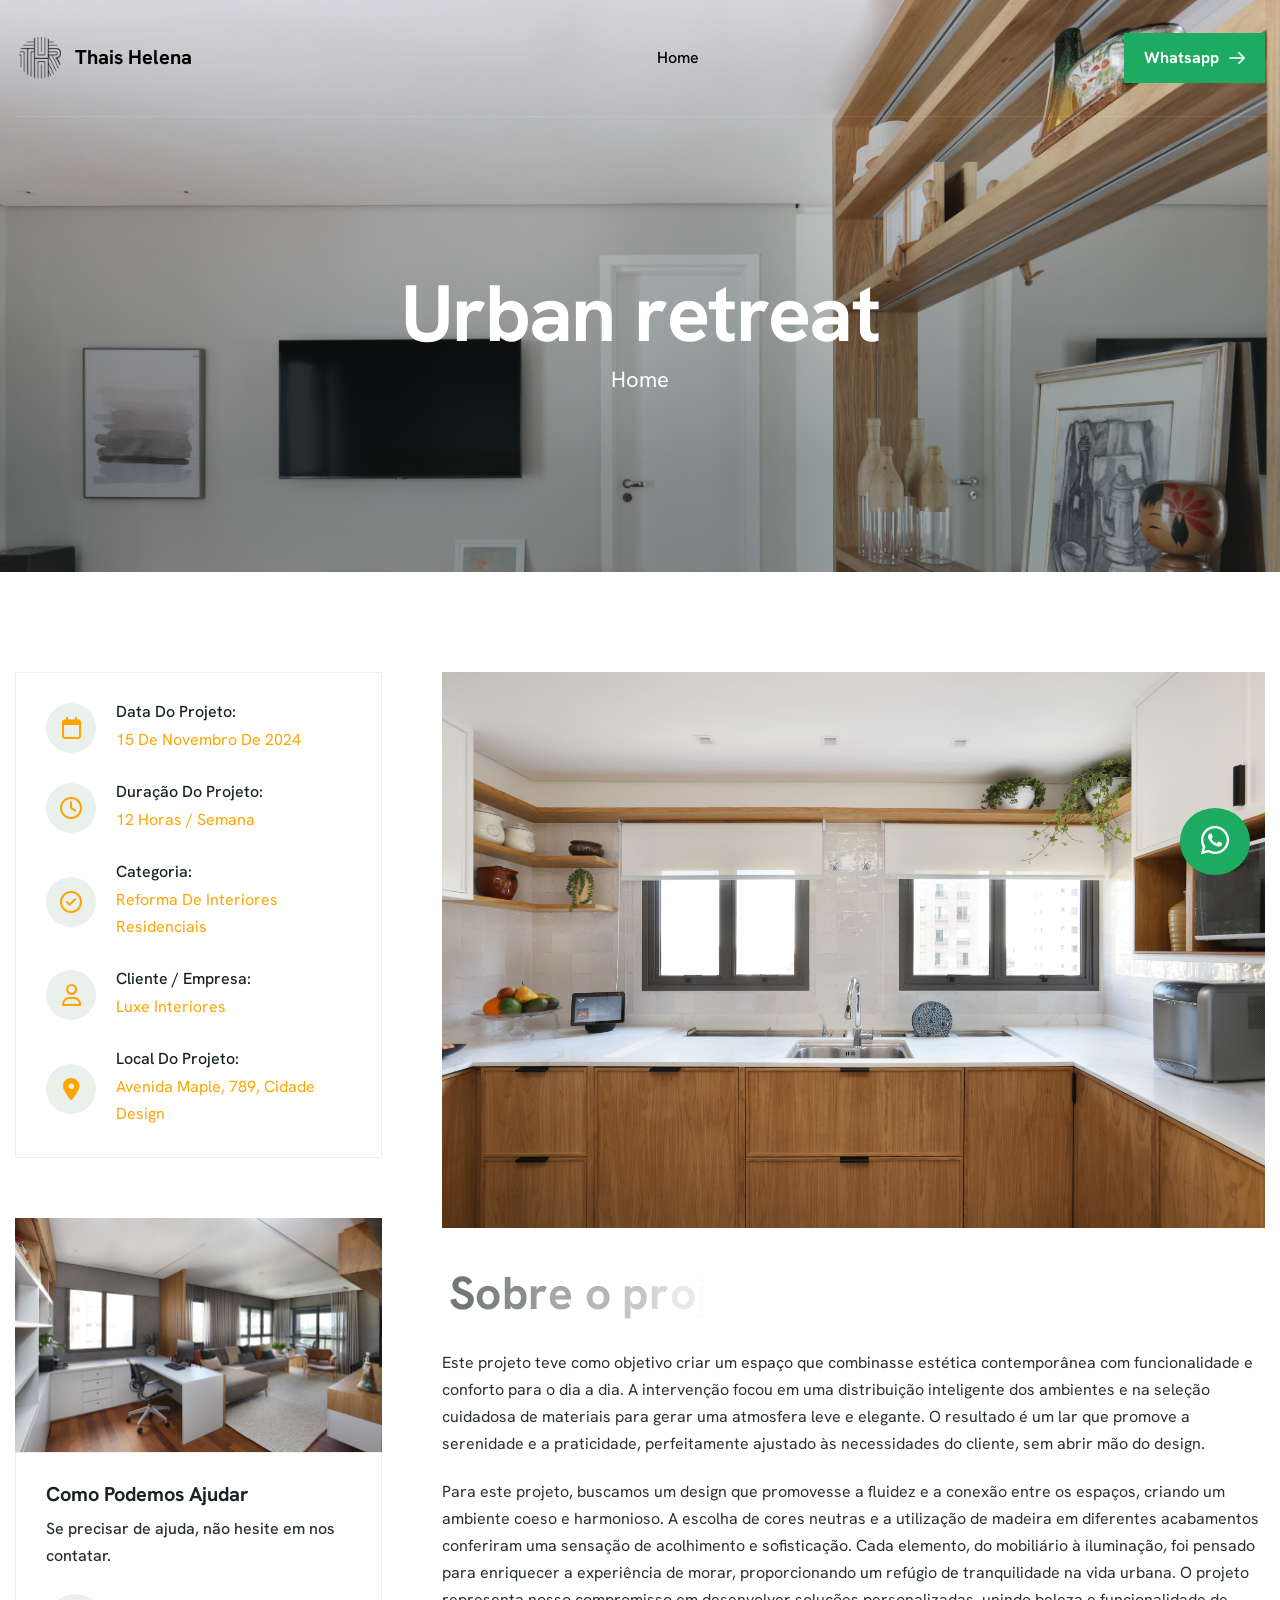
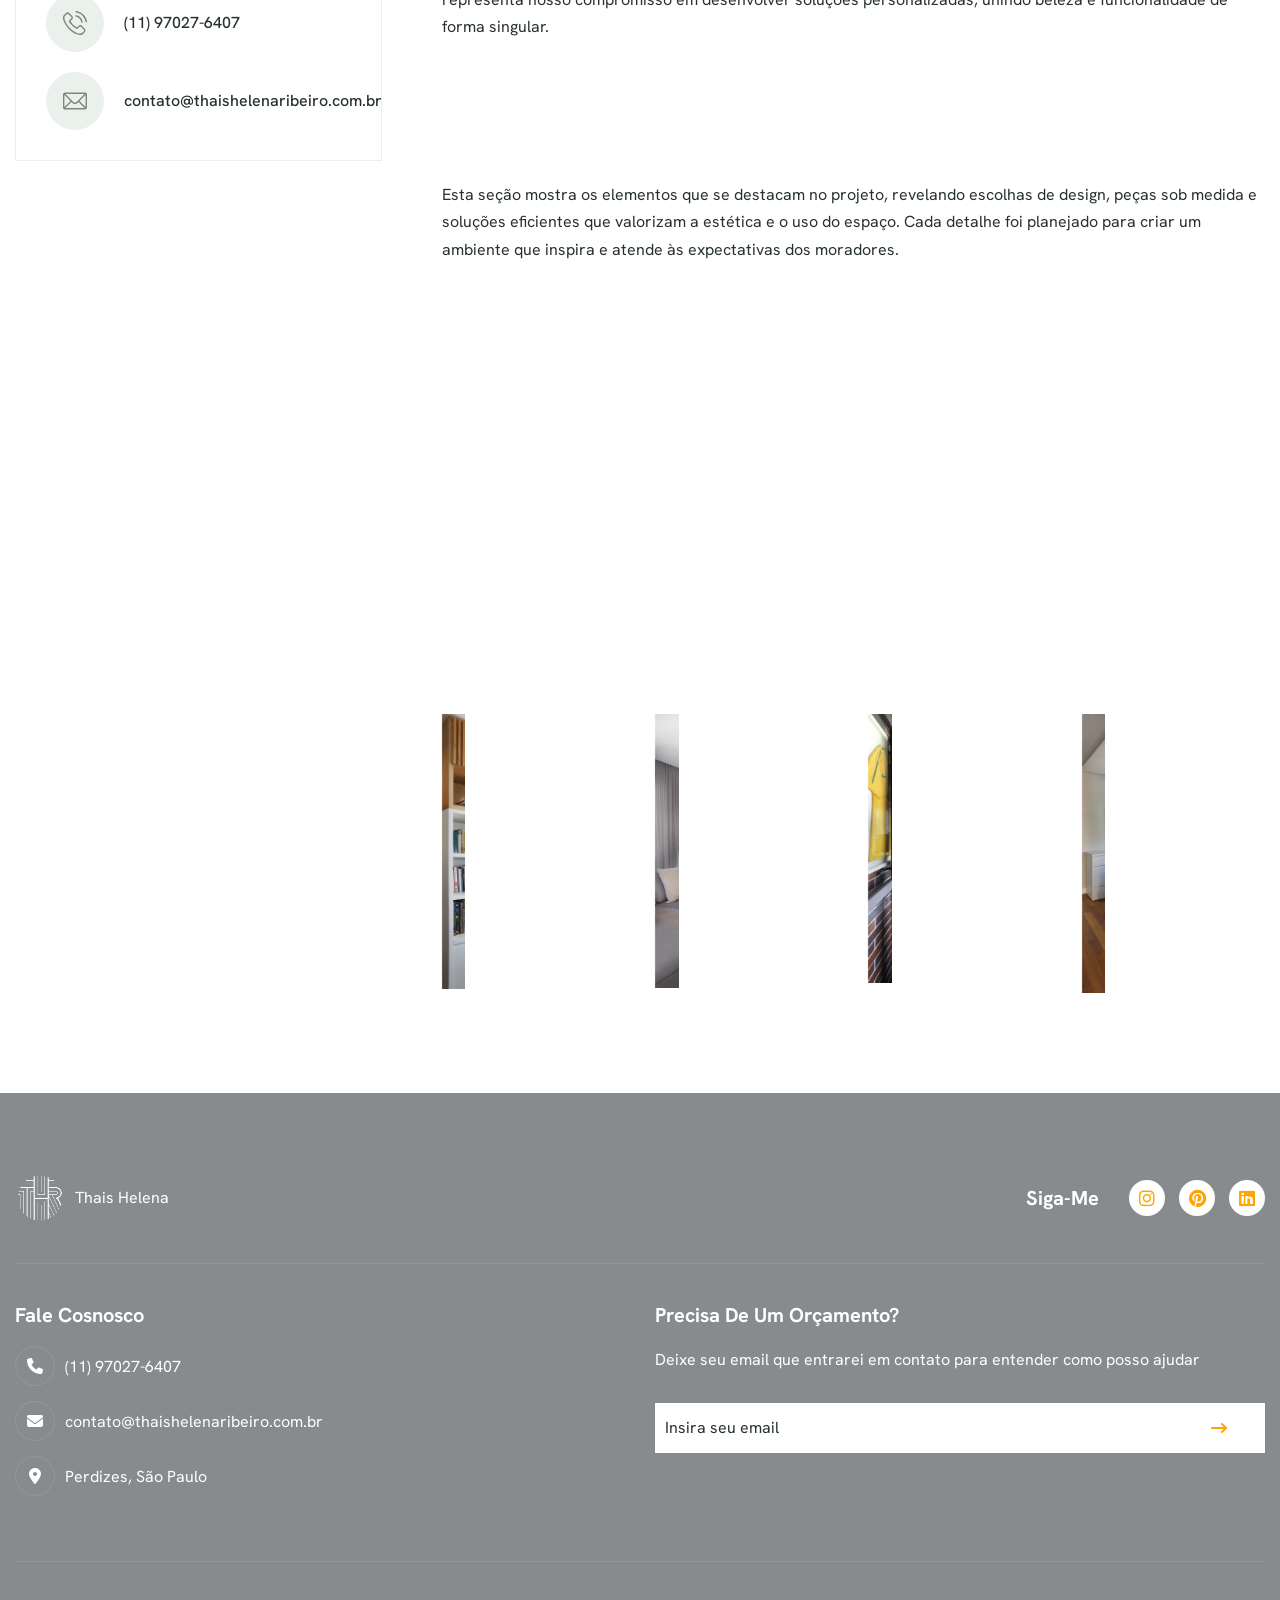
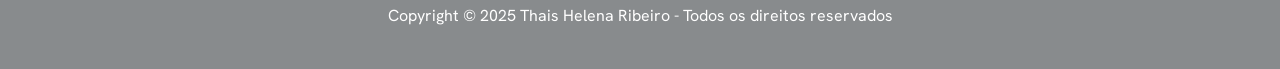
<file: project-five.html>
<!DOCTYPE html>
<html lang="zxx">

<head>
    <!-- Meta -->
    <meta charset="utf-8">
    <meta http-equiv="X-UA-Compatible" content="IE=edge">
    <meta name="viewport" content="width=device-width, initial-scale=1.0, maximum-scale=1">
    <meta name="description" content="">
    <meta name="keywords" content="">
    <meta name="author" content="Awaiken">
    <!-- Page Title -->
    <title>Thais Helena</title>
    <!-- Favicon Icon -->
    <link rel="shortcut icon" type="image/png" href="images/logo/favicon.png">
    <!-- Google Fonts Css-->
    <link rel="preconnect" href="https://fonts.googleapis.com">
    <link rel="preconnect" href="https://fonts.gstatic.com" crossorigin>
    <link href="https://fonts.googleapis.com/css2?family=Hanken+Grotesk:ital,wght@0,100..900;1,100..900&display=swap"
        rel="stylesheet">
    <!-- Bootstrap Css -->
    <link href="css/bootstrap.min.css" rel="stylesheet" media="screen">
    <!-- SlickNav Css -->
    <link href="css/slicknav.min.css" rel="stylesheet">
    <!-- Swiper Css -->
    <link rel="stylesheet" href="css/swiper-bundle.min.css">
    <!-- Font Awesome Icon Css-->
    <link href="css/all.min.css" rel="stylesheet" media="screen">
    <!-- Animated Css -->
    <link href="css/animate.css" rel="stylesheet">
    <!-- Magnific Popup Core Css File -->
    <link rel="stylesheet" href="css/magnific-popup.css">
    <!-- Mouse Cursor Css File -->
    <link rel="stylesheet" href="css/mousecursor.css">
    <!-- Main Custom Css -->
    <link href="css/custom.css" rel="stylesheet" media="screen">
</head>

<body>

    <!-- Preloader Start -->
    <div class="preloader">
        <div class="loading-container">
            <div class="loading"></div>
            <div id="loading-icon"><img src="images/logo/logo.png" alt=""></div>
        </div>
    </div>
    <!-- Preloader End -->

    <!-- whatsapp button start -->
    <div class="whatsapp">
        <a href="https://wa.me/5511970276407" target="_blank">
            <button><i class="fa-brands fa-whatsapp"></i></button>
        </a>
    </div>
    <!-- whatsapp button end -->

    <!-- Header Start -->
    <header class="main-header">
        <div class="header-sticky">
            <nav class="container">
                <div class="navbar navbar-expand-lg">
                    <!-- Logo Start -->
                    <a class="navbar-brand" href="./">
                        <img src="images/logo/black-logo.png" alt="Logo"> <span>Thais Helena</span>
                    </a>
                    <!-- Logo End -->

                    <!-- Main Menu Start -->
                    <div class="collapse navbar-collapse main-menu">
                        <div class="nav-menu-wrapper">
                            <ul class="navbar-nav mr-auto" id="menu">
                                <li class="nav-item"><a class="nav-link" href="./">Home</a></li>
                            </ul>
                        </div>
                        <!-- Header Btn Start -->
                        <div class="header-btn d-inline-flex">
                            <a href="https://wa.me/5511970276407" target="_blank"
                                class="btn-default whatsappBtn">Whatsapp</a>
                        </div>
                        <!-- Header Btn End -->
                    </div>
                    <!-- Main Menu End -->
                    <div class="navbar-toggle"></div>
                </div>
            </nav>
            <div class="responsive-menu"></div>
        </div>
    </header>
    <!-- Header End -->

    <!-- Page Header Start -->
    <div class="page-header parallaxie project-five">
        <div class="container">
            <div class="row">
                <div class="col-lg-12">
                    <!-- Page Header Box Start -->
                    <div class="page-header-box">
                        <h1 class="text-anime-style-2" data-cursor="-opaque">Urban retreat</h1>
                        <nav class="wow fadeInUp">
                            <ol class="breadcrumb">
                                <li class="breadcrumb-item"><a href="./">home</a></li>
                            </ol>
                        </nav>
                    </div>
                    <!-- Page Header Box End -->
                </div>
            </div>
        </div>
    </div>
    <!-- Page Header End -->

    <!-- Page Project Single Start -->
    <div class="page-project-single">
        <div class="container">
            <div class="row">
                <div class="col-lg-4">
                    <!-- Project Sidebar Start -->
                    <div class="project-single-sidebar">
                        <!-- Project Detail List Start -->
                        <div class="project-detail-list wow fadeInUp">
                            <!-- Project Detail Item Start -->
                            <div class="project-detail-item">
                                <div class="icon-box">
                                    <i class="fa-regular fa-calendar"></i>
                                </div>
                                <div class="project-detail-content">
                                    <h3>data do projeto:</h3>
                                    <p>15 de novembro de 2024</p>
                                </div>
                            </div>
                            <!-- Project Detail Item End -->

                            <!-- Project Detail Item Start -->
                            <div class="project-detail-item">
                                <div class="icon-box">
                                    <i class="fa-regular fa-clock"></i>
                                </div>
                                <div class="project-detail-content">
                                    <h3>duração do projeto:</h3>
                                    <p>12 horas / semana</p>
                                </div>
                            </div>
                            <!-- Project Detail Item End -->

                            <!-- Project Detail Item Start -->
                            <div class="project-detail-item">
                                <div class="icon-box">
                                    <i class="fa-regular fa-circle-check"></i>
                                </div>
                                <div class="project-detail-content">
                                    <h3>categoria:</h3>
                                    <p>reforma de interiores residenciais</p>
                                </div>
                            </div>
                            <!-- Project Detail Item End -->

                            <!-- Project Detail Item Start -->
                            <div class="project-detail-item">
                                <div class="icon-box">
                                    <i class="fa-regular fa-user"></i>
                                </div>
                                <div class="project-detail-content">
                                    <h3>cliente / empresa:</h3>
                                    <p>luxe interiores</p>
                                </div>
                            </div>
                            <!-- Project Detail Item End -->

                            <!-- Project Detail Item Start -->
                            <div class="project-detail-item">
                                <div class="icon-box">
                                    <i class="fa-solid fa-location-dot"></i>
                                </div>
                                <div class="project-detail-content">
                                    <h3>local do projeto:</h3>
                                    <p>avenida maple, 789, cidade design</p>
                                </div>
                            </div>
                            <!-- Project Detail Item End -->
                        </div>

                        <!-- Project Detail List End -->

                        <!-- Sidebar CTA Box Start -->
                        <div class="sidebar-cta-box wow fadeInUp" data-wow-delay="0.2s">
                            <!-- Sidebar CTA Image Start -->
                            <div class="sidebar-cta-image">
                                <div class="image-anime">
                                    <img src="./images/gallery/5/01_Estar IMG_3133-1.jpg" alt="">
                                </div>
                            </div>
                            <!-- Sidebar CTA Image End -->

                            <!-- Sidebar CTA Body Start -->
                            <div class="sidebar-cta-Body">
                                <!-- Sidebar CTA Content Start -->
                                <div class="sidebar-cta-content">
                                    <h3>como podemos ajudar</h3>
                                    <p>Se precisar de ajuda, não hesite em nos contatar.</p>
                                </div>
                                <!-- Sidebar CTA Content End -->

                                <!-- Sidebar CTA Contact Start -->
                                <div class="sidebar-cta-contact">
                                    <!-- Sidebar CTA Contact Item Start -->
                                    <div class="sidebar-cta-contact-item">
                                        <div class="icon-box">
                                            <img src="images/icon-phone.svg" alt="">
                                        </div>
                                        <div class="cta-contact-item-content">
                                            <p>(11) 97027-6407</p>
                                        </div>
                                    </div>
                                    <!-- Sidebar CTA Contact Item Start -->

                                    <!-- Sidebar CTA Contact Item Start -->
                                    <div class="sidebar-cta-contact-item">
                                        <div class="icon-box">
                                            <img src="images/icon-mail.svg" alt="">
                                        </div>
                                        <div class="cta-contact-item-content">
                                            <p>contato@thaishelenaribeiro.com.br</p>
                                        </div>
                                    </div>
                                    <!-- Sidebar CTA Contact Item Start -->
                                </div>
                                <!-- Sidebar CTA Contact End -->
                            </div>
                            <!-- Sidebar CTA Body End -->
                        </div>
                        <!-- Sidebar CTA Box End -->
                    </div>
                    <!-- Project Sidebar End -->
                </div>

                <div class="col-lg-8">
                    <!-- Project Single Content Start -->
                    <div class="project-single-content">
                        <!-- Project Single Image Start -->
                        <div class="project-single-image">
                            <figure class="image-anime reveal">
                                <img src="./images/gallery/5/05_Cozinha IMG_3280-1.jpg" alt="">
                            </figure>
                        </div>
                        <!-- Project Single Image End -->

                        <!-- Project Entry Start -->
                        <div class="project-entry">
                            <!-- Project Information Start -->
                            <div class="project-info">
                                <h2 class="text-anime-style-2">Sobre o projeto</h2>
                                <p class="wow fadeInUp">Este projeto teve como objetivo criar um espaço que combinasse estética contemporânea com funcionalidade e conforto para o dia a dia. A intervenção focou em uma distribuição inteligente dos ambientes e na seleção cuidadosa de materiais para gerar uma atmosfera leve e elegante. O resultado é um lar que promove a serenidade e a praticidade, perfeitamente ajustado às necessidades do cliente, sem abrir mão do design.</p>
                                <p class="wow fadeInUp" data-wow-delay="0.2s">Para este projeto, buscamos um design que promovesse a fluidez e a conexão entre os espaços, criando um ambiente coeso e harmonioso. A escolha de cores neutras e a utilização de madeira em diferentes acabamentos conferiram uma sensação de acolhimento e sofisticação. Cada elemento, do mobiliário à iluminação, foi pensado para enriquecer a experiência de morar, proporcionando um refúgio de tranquilidade na vida urbana. O projeto representa nosso compromisso em desenvolver soluções personalizadas, unindo beleza e funcionalidade de forma singular.</p>
                            </div>
                            <!-- Project Information End -->

                            <!-- Project Design Information Start -->
                            <div class="project-design-info">
                                <h2 class="text-anime-style-2">Destaques do projeto</h2>
                                <p class="wow fadeInUp" data-wow-delay="0.2s">Esta seção mostra os elementos que se destacam no projeto, revelando escolhas de design, peças sob medida e soluções eficientes que valorizam a estética e o uso do espaço. Cada detalhe foi planejado para criar um ambiente que inspira e atende às expectativas dos moradores.</p>
                                <ul class="wow fadeInUp" data-wow-delay="0.4s">
                                    <li>A integração entre os ambientes de estar e jantar com móveis de design elegante e acabamentos naturais.</li>
                                    <li>O escritório, planejado para ser um espaço de trabalho produtivo, com vistas abertas da cidade e iluminação natural abundante.</li>
                                    <li>A cozinha, com marcenaria em madeira clara e bancadas brancas, que se mantém discreta e super funcional no cotidiano.</li>
                                    <li>A marcenaria sob medida, incluindo painéis, prateleiras e estantes, que otimizou o espaço e adicionou personalidade.</li>
                                    <li>A paleta de cores, baseada em tons de cinza, branco e madeira, que criou um fundo neutro e sofisticado para os ambientes.</li>
                                </ul>
                            </div>
                            <!-- Project Design Information End -->

                            <!-- Project Gallery Images Start -->
                            <div class="project-gallery gallery-items">
                                <h2 class="text-anime-style-2">Galeria de Projetos</h2>

                                <div class="project-gallery-images">
                                    <!-- Project Gallery img Start -->
                                    <div class="project-gallery-img wow fadeInUp" data-cursor-text="View">
                                        <a href="./images/gallery/5/01_Estar IMG_3077-1.jpg">
                                            <figure class="image-anime reveal">
                                                <img src="./images/gallery/5/01_Estar IMG_3077-1.jpg" alt="">
                                            </figure>
                                        </a>
                                    </div>
                                    <!-- Project Gallery img End -->

                                    <!-- Project Gallery img Start -->
                                    <div class="project-gallery-img wow fadeInUp" data-cursor-text="View">
                                        <a href="./images/gallery/5/01_Estar IMG_3109-1.jpg">
                                            <figure class="image-anime reveal">
                                                <img src="./images/gallery/5/01_Estar IMG_3109-1.jpg" alt="">
                                            </figure>
                                        </a>
                                    </div>
                                    <!-- Project Gallery img End -->

                                    <!-- Project Gallery img Start -->
                                    <div class="project-gallery-img wow fadeInUp" data-cursor-text="View">
                                        <a href="./images/gallery/5/02_Office IMG_3057-1.jpg">
                                            <figure class="image-anime reveal">
                                                <img src="./images/gallery/5/02_Office IMG_3057-1.jpg" alt="">
                                            </figure>
                                        </a>
                                    </div>
                                    <!-- Project Gallery img End -->

                                    <!-- Project Gallery img Start -->
                                    <div class="project-gallery-img wow fadeInUp" data-cursor-text="View">
                                        <a href="./images/gallery/5/09_Casal 2 IMG_3352-1.jpg">
                                            <figure class="image-anime reveal">
                                                <img src="./images/gallery/5/09_Casal 2 IMG_3352-1.jpg" alt="">
                                            </figure>
                                        </a>
                                    </div>
                                    <!-- Project Gallery img End -->
                                </div>
                            </div>
                            <!-- Project Gallery Images End -->
                        </div>
                        <!-- Project Entry End -->
                    </div>
                    <!-- Project Single Content End -->
                </div>
            </div>
        </div>
    </div>
    <!-- Page Project Single End -->

    <!-- Footer Start -->
    <footer class="main-footer">
        <div class="container">
            <div class="row">
                <div class="col-lg-12">
                    <!-- Footer Header Start -->
                    <div class="footer-header">
                        <div class="row align-items-center">
                            <div class="col-md-6">
                                <!-- Footer Logo Start -->
                                <div class="footer-logo">
                                    <img src="images/logo/logo.png" alt="Logo"> <span>Thais Helena</span>
                                </div>
                                <!-- Footer Logo End -->
                            </div>

                            <div class="col-md-6">
                                <!-- Footer Social Link Start -->
                                <div class="footer-social-links">
                                    <div class="footer-social-link-title">
                                        <h3>Siga-me</h3>
                                    </div>
                                    <ul>
                                        <li><a href="https://www.instagram.com/thaishelenaribeiro.arq/"  target="_blank"><i class="fa-brands fa-instagram"></i></a></li> 
                                        <li><a href="https://br.pinterest.com/thaishelenaribeiroarq/" target="_blank"><i
                                                    class="fa-brands fa-pinterest"></i></a></li>
                                        <li><a href="https://www.linkedin.com/in/tha%C3%ADs-helena-ribeiro-7a189252/"
                                                target="_blank"><i class="fa-brands fa-linkedin"></i></a></li>
                                    </ul>
                                </div>
                                <!-- Footer Social Link End -->
                            </div>
                        </div>
                    </div>
                    <!-- Footer Header End -->
                </div>


                <div class="col-lg-6 col-md-6">
                    <!-- Footer Contact Box Start -->
                    <div class="footer-contact-box footer-links">
                        <h3>Fale Cosnosco</h3>
                        <!-- Footer Contact Item Start -->
                        <div class="footer-contact-item">
                            <div class="icon-box">
                                <i class="fa-solid fa-phone"></i>
                            </div>
                            <div class="footer-contact-content">
                                <p>(11) 97027-6407</p>
                            </div>
                        </div>
                        <!-- Footer Contact Item End -->

                        <!-- Footer Contact Item Start -->
                        <div class="footer-contact-item">
                            <div class="icon-box">
                                <i class="fa-solid fa-envelope"></i>
                            </div>
                            <div class="footer-contact-content">
                                <p>contato@thaishelenaribeiro.com.br</p>
                            </div>
                        </div>
                        <!-- Footer Contact Item End -->

                        <!-- Footer Contact Item Start -->
                        <div class="footer-contact-item">
                            <div class="icon-box">
                                <i class="fa-solid fa-location-dot"></i>
                            </div>
                            <div class="footer-contact-content">
                                <p>Perdizes, São Paulo</p>
                            </div>
                        </div>
                        <!-- Footer Contact Item End -->
                    </div>
                    <!-- Footer Contact Box End -->
                </div>

                <div class="col-lg-6 col-md-6">
                    <!-- Footer Newsletter Form Start -->
                    <div class="footer-latest-news footer-links">
                        <h3>Precisa de um orçamento?</h3>

                        <div class="footer-newsletter-form">
                            <p>Deixe seu email que entrarei em contato para entender como posso ajudar</p>

                            <form id="newslettersForm" action="#" method="POST">
                                <div class="form-group">
                                    <input type="email" name="email" class="form-control" id="mail"
                                        placeholder="Insira seu email" required>
                                    <button type="submit"><i class="fa-solid fa-arrow-right-long"></i> </button>
                                </div>
                            </form>
                        </div>
                    </div>
                    <!-- Footer Newsletter Form End -->
                </div>
            </div>

            <!-- Footer Copyright Section Start -->
            <div class="footer-copyright">
                <div class="row">
                    <div class="col-md-12">
                        <!-- Footer Copyright Start -->
                        <div class="footer-copyright-text">
                            <p>Copyright © 2025 Thais Helena Ribeiro - Todos os direitos reservados</p>
                        </div>
                        <!-- Footer Copyright End -->
                    </div>
                </div>
            </div>
            <!-- Footer Copyright Section End -->
        </div>
    </footer>
    <!-- Footer End -->

    <!-- Jquery Library File -->
    <script src="js/jquery-3.7.1.min.js"></script>
    <!-- Bootstrap js file -->
    <script src="js/bootstrap.min.js"></script>
    <!-- Validator js file -->
    <script src="js/validator.min.js"></script>
    <!-- SlickNav js file -->
    <script src="js/jquery.slicknav.js"></script>
    <!-- Swiper js file -->
    <script src="js/swiper-bundle.min.js"></script>
    <!-- Counter js file -->
    <script src="js/jquery.waypoints.min.js"></script>
    <script src="js/jquery.counterup.min.js"></script>
    <!-- Isotop js file -->
    <script src="js/isotope.min.js"></script>
    <!-- Magnific js file -->
    <script src="js/jquery.magnific-popup.min.js"></script>
    <!-- SmoothScroll -->
    <script src="js/SmoothScroll.js"></script>
    <!-- Parallax js -->
    <script src="js/parallaxie.js"></script>
    <!-- MagicCursor js file -->
    <script src="js/gsap.min.js"></script>
    <script src="js/magiccursor.js"></script>
    <!-- Text Effect js file -->
    <script src="js/SplitText.js"></script>
    <script src="js/ScrollTrigger.min.js"></script>
    <!-- YTPlayer js File -->
    <script src="js/jquery.mb.YTPlayer.min.js"></script>
    <!-- Wow js file -->
    <script src="js/wow.min.js"></script>
    <!-- Main Custom js file -->
    <script src="js/function.js"></script>
</body>

</html>
</file>
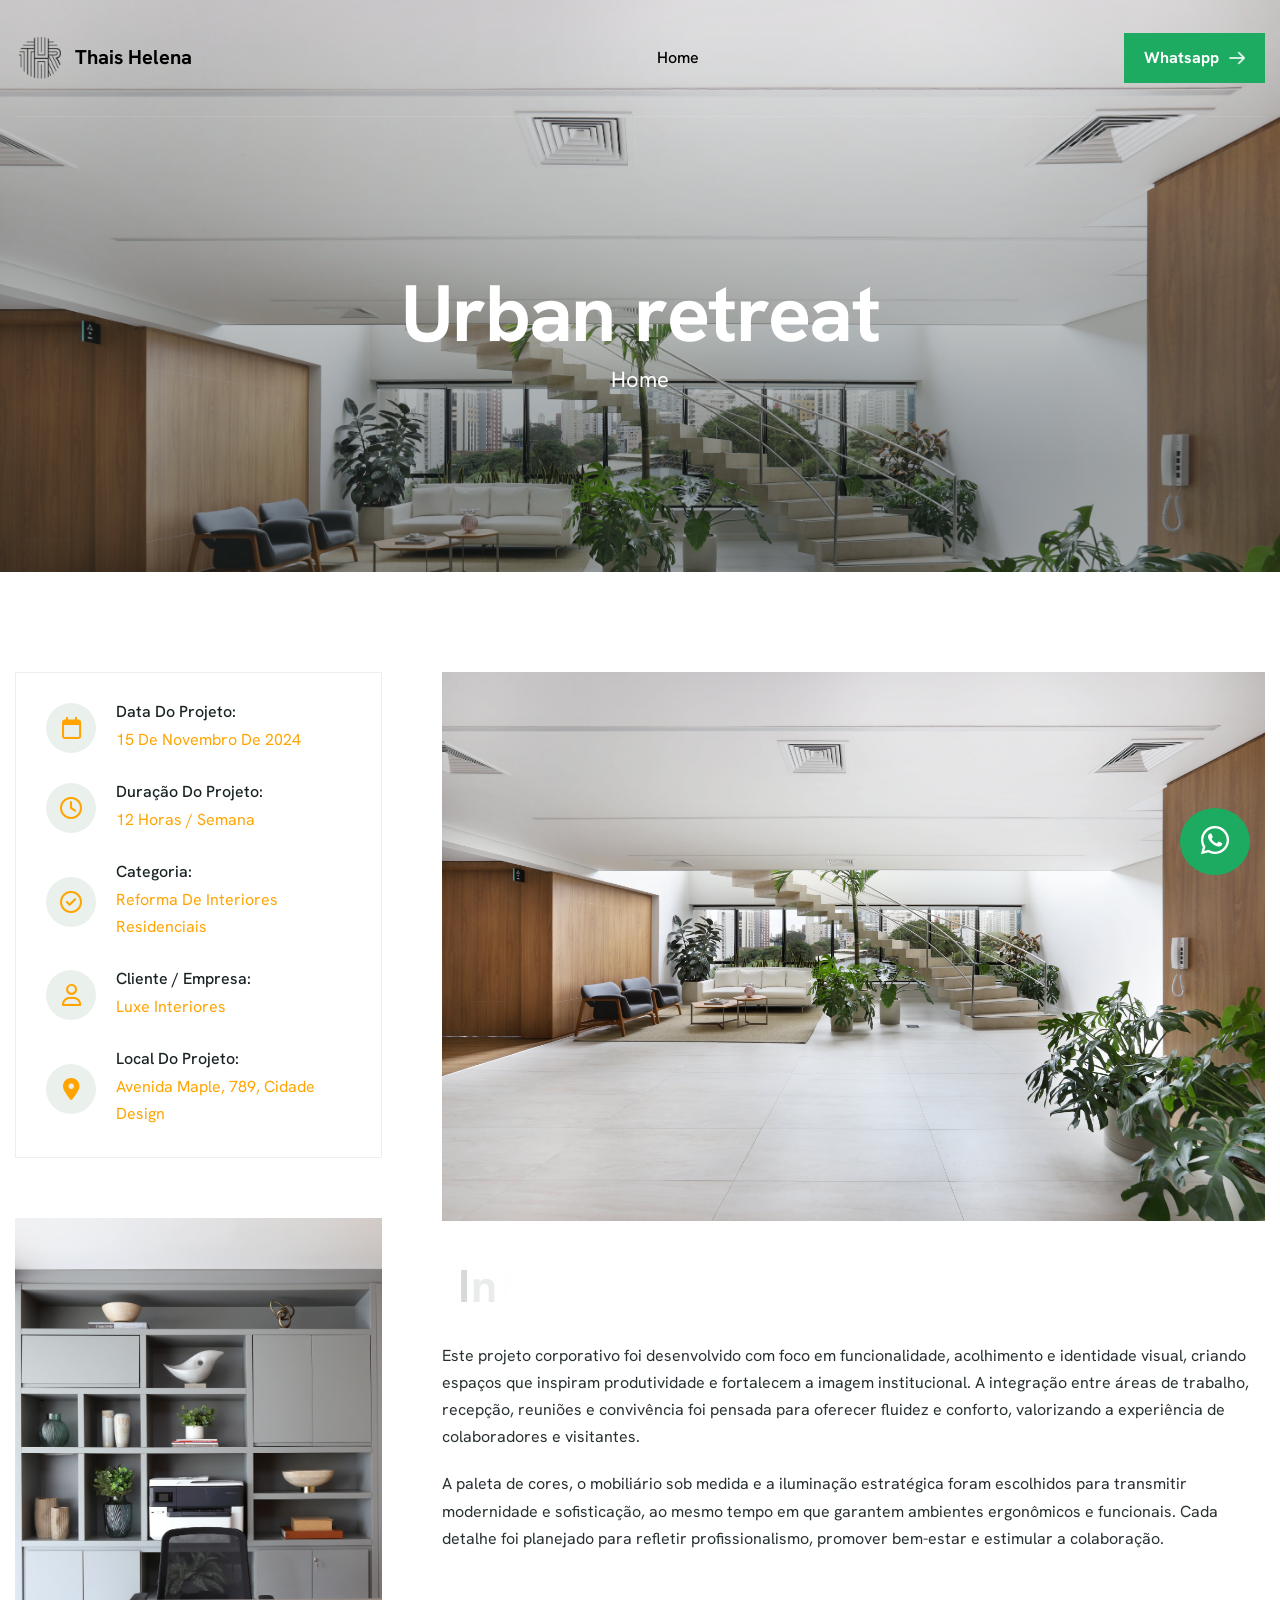
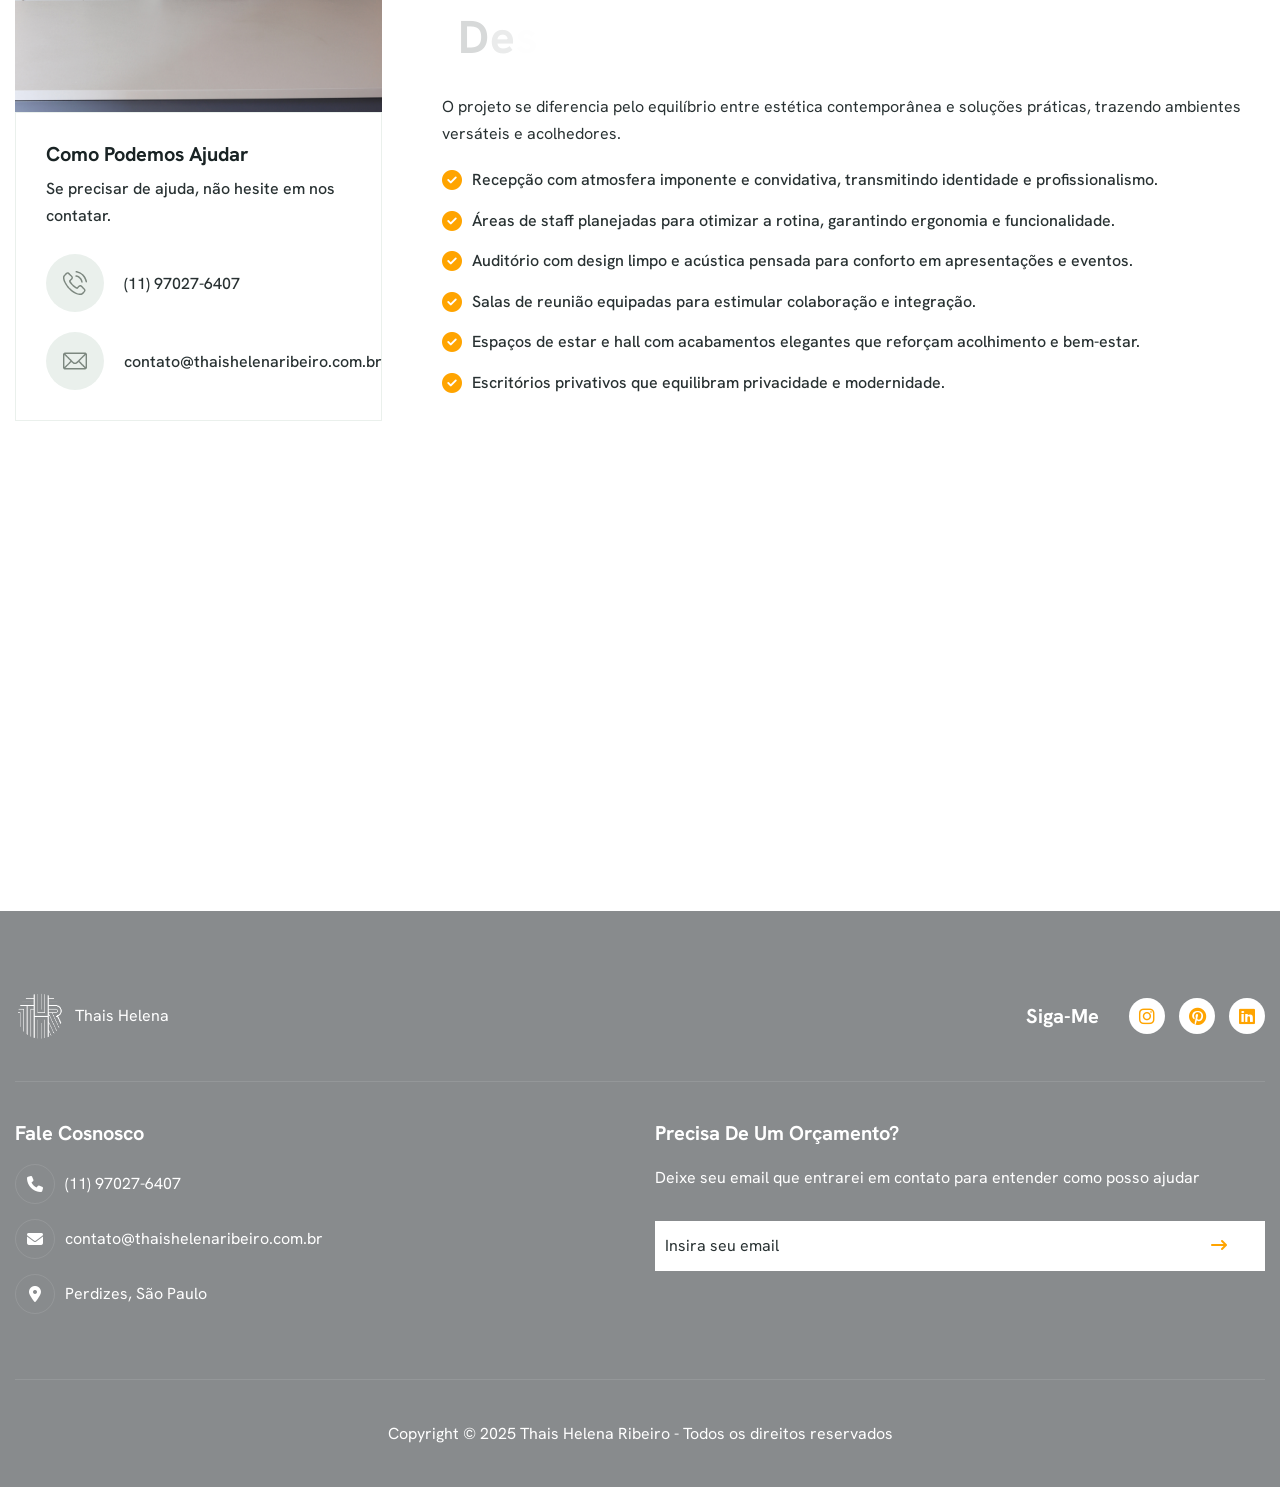
<file: project-four.html>
<!DOCTYPE html>
<html lang="zxx">

<head>
    <!-- Meta -->
    <meta charset="utf-8">
    <meta http-equiv="X-UA-Compatible" content="IE=edge">
    <meta name="viewport" content="width=device-width, initial-scale=1.0, maximum-scale=1">
    <meta name="description" content="">
    <meta name="keywords" content="">
    <meta name="author" content="Awaiken">
    <!-- Page Title -->
    <title>Thais Helena</title>
    <!-- Favicon Icon -->
    <link rel="shortcut icon" type="image/png" href="images/logo/favicon.png">
    <!-- Google Fonts Css-->
    <link rel="preconnect" href="https://fonts.googleapis.com">
    <link rel="preconnect" href="https://fonts.gstatic.com" crossorigin>
    <link href="https://fonts.googleapis.com/css2?family=Hanken+Grotesk:ital,wght@0,100..900;1,100..900&display=swap"
        rel="stylesheet">
    <!-- Bootstrap Css -->
    <link href="css/bootstrap.min.css" rel="stylesheet" media="screen">
    <!-- SlickNav Css -->
    <link href="css/slicknav.min.css" rel="stylesheet">
    <!-- Swiper Css -->
    <link rel="stylesheet" href="css/swiper-bundle.min.css">
    <!-- Font Awesome Icon Css-->
    <link href="css/all.min.css" rel="stylesheet" media="screen">
    <!-- Animated Css -->
    <link href="css/animate.css" rel="stylesheet">
    <!-- Magnific Popup Core Css File -->
    <link rel="stylesheet" href="css/magnific-popup.css">
    <!-- Mouse Cursor Css File -->
    <link rel="stylesheet" href="css/mousecursor.css">
    <!-- Main Custom Css -->
    <link href="css/custom.css" rel="stylesheet" media="screen">
</head>

<body>

    <!-- Preloader Start -->
    <div class="preloader">
        <div class="loading-container">
            <div class="loading"></div>
            <div id="loading-icon"><img src="images/logo/logo.png" alt=""></div>
        </div>
    </div>
    <!-- Preloader End -->

    <!-- whatsapp button start -->
    <div class="whatsapp">
        <a href="https://wa.me/5511970276407" target="_blank">
            <button><i class="fa-brands fa-whatsapp"></i></button>
        </a>
    </div>
    <!-- whatsapp button end -->

    <!-- Header Start -->
    <header class="main-header">
        <div class="header-sticky">
            <nav class="container">
                <div class="navbar navbar-expand-lg">
                    <!-- Logo Start -->
                    <a class="navbar-brand" href="./">
                        <img src="images/logo/black-logo.png" alt="Logo"> <span>Thais Helena</span>
                    </a>
                    <!-- Logo End -->

                    <!-- Main Menu Start -->
                    <div class="collapse navbar-collapse main-menu">
                        <div class="nav-menu-wrapper">
                            <ul class="navbar-nav mr-auto" id="menu">
                                <li class="nav-item"><a class="nav-link" href="./">Home</a></li>
                            </ul>
                        </div>
                        <!-- Header Btn Start -->
                        <div class="header-btn d-inline-flex">
                            <a href="https://wa.me/5511970276407" target="_blank"
                                class="btn-default whatsappBtn">Whatsapp</a>
                        </div>
                        <!-- Header Btn End -->
                    </div>
                    <!-- Main Menu End -->
                    <div class="navbar-toggle"></div>
                </div>
            </nav>
            <div class="responsive-menu"></div>
        </div>
    </header>
    <!-- Header End -->

    <!-- Page Header Start -->
    <div class="page-header parallaxie project-four">
        <div class="container">
            <div class="row">
                <div class="col-lg-12">
                    <!-- Page Header Box Start -->
                    <div class="page-header-box">
                        <h1 class="text-anime-style-2" data-cursor="-opaque">Urban retreat</h1>
                        <nav class="wow fadeInUp">
                            <ol class="breadcrumb">
                                <li class="breadcrumb-item"><a href="./">home</a></li>
                            </ol>
                        </nav>
                    </div>
                    <!-- Page Header Box End -->
                </div>
            </div>
        </div>
    </div>
    <!-- Page Header End -->

    <!-- Page Project Single Start -->
    <div class="page-project-single">
        <div class="container">
            <div class="row">
                <div class="col-lg-4">
                    <!-- Project Sidebar Start -->
                    <div class="project-single-sidebar">
                        <!-- Project Detail List Start -->
                        <div class="project-detail-list wow fadeInUp">
                            <!-- Project Detail Item Start -->
                            <div class="project-detail-item">
                                <div class="icon-box">
                                    <i class="fa-regular fa-calendar"></i>
                                </div>
                                <div class="project-detail-content">
                                    <h3>data do projeto:</h3>
                                    <p>15 de novembro de 2024</p>
                                </div>
                            </div>
                            <!-- Project Detail Item End -->

                            <!-- Project Detail Item Start -->
                            <div class="project-detail-item">
                                <div class="icon-box">
                                    <i class="fa-regular fa-clock"></i>
                                </div>
                                <div class="project-detail-content">
                                    <h3>duração do projeto:</h3>
                                    <p>12 horas / semana</p>
                                </div>
                            </div>
                            <!-- Project Detail Item End -->

                            <!-- Project Detail Item Start -->
                            <div class="project-detail-item">
                                <div class="icon-box">
                                    <i class="fa-regular fa-circle-check"></i>
                                </div>
                                <div class="project-detail-content">
                                    <h3>categoria:</h3>
                                    <p>reforma de interiores residenciais</p>
                                </div>
                            </div>
                            <!-- Project Detail Item End -->

                            <!-- Project Detail Item Start -->
                            <div class="project-detail-item">
                                <div class="icon-box">
                                    <i class="fa-regular fa-user"></i>
                                </div>
                                <div class="project-detail-content">
                                    <h3>cliente / empresa:</h3>
                                    <p>luxe interiores</p>
                                </div>
                            </div>
                            <!-- Project Detail Item End -->

                            <!-- Project Detail Item Start -->
                            <div class="project-detail-item">
                                <div class="icon-box">
                                    <i class="fa-solid fa-location-dot"></i>
                                </div>
                                <div class="project-detail-content">
                                    <h3>local do projeto:</h3>
                                    <p>avenida maple, 789, cidade design</p>
                                </div>
                            </div>
                            <!-- Project Detail Item End -->
                        </div>
                        <!-- Project Detail List End -->

                        <!-- Sidebar CTA Box Start -->
                        <div class="sidebar-cta-box wow fadeInUp" data-wow-delay="0.2s">
                            <!-- Sidebar CTA Image Start -->
                            <div class="sidebar-cta-image">
                                <div class="image-anime">
                                    <img src="./images/gallery/4/11_Office IMG_5485-1.jpg" alt="">
                                </div>
                            </div>
                            <!-- Sidebar CTA Image End -->

                            <!-- Sidebar CTA Body Start -->
                            <div class="sidebar-cta-Body">
                                <!-- Sidebar CTA Content Start -->
                                <div class="sidebar-cta-content">
                                    <h3>como podemos ajudar</h3>
                                    <p>Se precisar de ajuda, não hesite em nos contatar.</p>
                                </div>
                                <!-- Sidebar CTA Content End -->

                                <!-- Sidebar CTA Contact Start -->
                                <div class="sidebar-cta-contact">
                                    <!-- Sidebar CTA Contact Item Start -->
                                    <div class="sidebar-cta-contact-item">
                                        <div class="icon-box">
                                            <img src="images/icon-phone.svg" alt="">
                                        </div>
                                        <div class="cta-contact-item-content">
                                            <p>(11) 97027-6407</p>
                                        </div>
                                    </div>
                                    <!-- Sidebar CTA Contact Item Start -->

                                    <!-- Sidebar CTA Contact Item Start -->
                                    <div class="sidebar-cta-contact-item">
                                        <div class="icon-box">
                                            <img src="images/icon-mail.svg" alt="">
                                        </div>
                                        <div class="cta-contact-item-content">
                                            <p>contato@thaishelenaribeiro.com.br</p>
                                        </div>
                                    </div>
                                    <!-- Sidebar CTA Contact Item Start -->
                                </div>
                                <!-- Sidebar CTA Contact End -->
                            </div>
                            <!-- Sidebar CTA Body End -->
                        </div>
                        <!-- Sidebar CTA Box End -->
                    </div>
                    <!-- Project Sidebar End -->
                </div>

                <div class="col-lg-8">
                    <!-- Project Single Content Start -->
                    <div class="project-single-content">
                        <!-- Project Single Image Start -->
                        <div class="project-single-image">
                            <figure class="image-anime reveal">
                                <img src="./images/gallery/4/10_Hall IMG_5500-1.jpg" alt="">
                            </figure>
                        </div>
                        <!-- Project Single Image End -->

                        <!-- Project Entry Start -->
                        <div class="project-entry">
                            <!-- Project Information Start -->
                            <div class="project-info">
                                <h2 class="text-anime-style-2">Informações do projeto</h2>
                                <p class="wow fadeInUp">Este projeto corporativo foi desenvolvido com foco em funcionalidade, acolhimento e identidade visual, criando espaços que inspiram produtividade e fortalecem a imagem institucional. A integração entre áreas de trabalho, recepção, reuniões e convivência foi pensada para oferecer fluidez e conforto, valorizando a experiência de colaboradores e visitantes.</p>
                                <p class="wow fadeInUp" data-wow-delay="0.2s">A paleta de cores, o mobiliário sob medida e a iluminação estratégica foram escolhidos para transmitir modernidade e sofisticação, ao mesmo tempo em que garantem ambientes ergonômicos e funcionais. Cada detalhe foi planejado para refletir profissionalismo, promover bem-estar e estimular a colaboração.</p>
                            </div>
                            <!-- Project Information End -->

                            <!-- Project Design Information Start -->
                            <div class="project-design-info">
                                <h2 class="text-anime-style-2">Destaques do design</h2>
                                <p class="wow fadeInUp" data-wow-delay="0.2s">O projeto se diferencia pelo equilíbrio entre estética contemporânea e soluções práticas, trazendo ambientes versáteis e acolhedores.</p>
                                <ul class="wow fadeInUp" data-wow-delay="0.4s">
                                    <li>Recepção com atmosfera imponente e convidativa, transmitindo identidade e profissionalismo.</li>
                                    <li>Áreas de staff planejadas para otimizar a rotina, garantindo ergonomia e funcionalidade.</li>
                                    <li>Auditório com design limpo e acústica pensada para conforto em apresentações e eventos.</li>
                                    <li>Salas de reunião equipadas para estimular colaboração e integração.</li>
                                    <li>Espaços de estar e hall com acabamentos elegantes que reforçam acolhimento e bem-estar.</li>
                                    <li>Escritórios privativos que equilibram privacidade e modernidade.</li>
                                </ul>
                            </div>
                            <!-- Project Design Information End -->

                            <!-- Project Gallery Images Start -->
                            <div class="project-gallery gallery-items">
                                <h2 class="text-anime-style-2">Galeria de Projetos</h2>

                                <div class="project-gallery-images">
                                    <!-- Project Gallery img Start -->
                                    <div class="project-gallery-img wow fadeInUp" data-cursor-text="View">
                                        <a href="./images/gallery/4/01_Recepção IMG_5684-1.jpg">
                                            <figure class="image-anime reveal">
                                                <img src="./images/gallery/4/01_Recepção IMG_5684-1.jpg" alt="">
                                            </figure>
                                        </a>
                                    </div>
                                    <!-- Project Gallery img End -->

                                    <!-- Project Gallery img Start -->
                                    <div class="project-gallery-img wow fadeInUp" data-cursor-text="View">
                                        <a href="./images/gallery/4/01_Recepção IMG_5689-1.jpg">
                                            <figure class="image-anime reveal">
                                                <img src="./images/gallery/4/01_Recepção IMG_5689-1.jpg" alt="">
                                            </figure>
                                        </a>
                                    </div>
                                    <!-- Project Gallery img End -->

                                    <!-- Project Gallery img Start -->
                                    <div class="project-gallery-img wow fadeInUp" data-cursor-text="View">
                                        <a href="./images/gallery/4/02_Staff IMG_5715-1.jpg">
                                            <figure class="image-anime reveal">
                                                <img src="./images/gallery/4/02_Staff IMG_5715-1.jpg" alt="">
                                            </figure>
                                        </a>
                                    </div>
                                    <!-- Project Gallery img End -->

                                    <!-- Project Gallery img Start -->
                                    <div class="project-gallery-img wow fadeInUp" data-cursor-text="View">
                                        <a href="./images/gallery/4/13_Office 2 IMG_5430-1.jpg">
                                            <figure class="image-anime reveal">
                                                <img src="./images/gallery/4/13_Office 2 IMG_5430-1.jpg" alt="">
                                            </figure>
                                        </a>
                                    </div>
                                    <!-- Project Gallery img End -->
                                </div>
                            </div>
                            <!-- Project Gallery Images End -->
                        </div>
                        <!-- Project Entry End -->
                    </div>
                    <!-- Project Single Content End -->
                </div>
            </div>
        </div>
    </div>
    <!-- Page Project Single End -->

    <!-- Footer Start -->
    <footer class="main-footer">
        <div class="container">
            <div class="row">
                <div class="col-lg-12">
                    <!-- Footer Header Start -->
                    <div class="footer-header">
                        <div class="row align-items-center">
                            <div class="col-md-6">
                                <!-- Footer Logo Start -->
                                <div class="footer-logo">
                                    <img src="images/logo/logo.png" alt="Logo"> <span>Thais Helena</span>
                                </div>
                                <!-- Footer Logo End -->
                            </div>

                            <div class="col-md-6">
                                <!-- Footer Social Link Start -->
                                <div class="footer-social-links">
                                    <div class="footer-social-link-title">
                                        <h3>Siga-me</h3>
                                    </div>
                                    <ul>
                                        <li><a href="https://www.instagram.com/thaishelenaribeiro.arq/"  target="_blank"><i class="fa-brands fa-instagram"></i></a></li>
                                        <li><a href="https://br.pinterest.com/thaishelenaribeiroarq/" target="_blank"><i
                                                    class="fa-brands fa-pinterest"></i></a></li>
                                        <li><a href="https://www.linkedin.com/in/tha%C3%ADs-helena-ribeiro-7a189252/"
                                                target="_blank"><i class="fa-brands fa-linkedin"></i></a></li>
                                    </ul>
                                </div>
                                <!-- Footer Social Link End -->
                            </div>
                        </div>
                    </div>
                    <!-- Footer Header End -->
                </div>


                <div class="col-lg-6 col-md-6">
                    <!-- Footer Contact Box Start -->
                    <div class="footer-contact-box footer-links">
                        <h3>Fale Cosnosco</h3>
                        <!-- Footer Contact Item Start -->
                        <div class="footer-contact-item">
                            <div class="icon-box">
                                <i class="fa-solid fa-phone"></i>
                            </div>
                            <div class="footer-contact-content">
                                <p>(11) 97027-6407</p>
                            </div>
                        </div>
                        <!-- Footer Contact Item End -->

                        <!-- Footer Contact Item Start -->
                        <div class="footer-contact-item">
                            <div class="icon-box">
                                <i class="fa-solid fa-envelope"></i>
                            </div>
                            <div class="footer-contact-content">
                                <p>contato@thaishelenaribeiro.com.br</p>
                            </div>
                        </div>
                        <!-- Footer Contact Item End -->

                        <!-- Footer Contact Item Start -->
                        <div class="footer-contact-item">
                            <div class="icon-box">
                                <i class="fa-solid fa-location-dot"></i>
                            </div>
                            <div class="footer-contact-content">
                                <p>Perdizes, São Paulo</p>
                            </div>
                        </div>
                        <!-- Footer Contact Item End -->
                    </div>
                    <!-- Footer Contact Box End -->
                </div>

                <div class="col-lg-6 col-md-6">
                    <!-- Footer Newsletter Form Start -->
                    <div class="footer-latest-news footer-links">
                        <h3>Precisa de um orçamento?</h3>

                        <div class="footer-newsletter-form">
                            <p>Deixe seu email que entrarei em contato para entender como posso ajudar</p>

                            <form id="newslettersForm" action="#" method="POST">
                                <div class="form-group">
                                    <input type="email" name="email" class="form-control" id="mail"
                                        placeholder="Insira seu email" required>
                                    <button type="submit"><i class="fa-solid fa-arrow-right-long"></i> </button>
                                </div>
                            </form>
                        </div>
                    </div>
                    <!-- Footer Newsletter Form End -->
                </div>
            </div>

            <!-- Footer Copyright Section Start -->
            <div class="footer-copyright">
                <div class="row">
                    <div class="col-md-12">
                        <!-- Footer Copyright Start -->
                        <div class="footer-copyright-text">
                            <p>Copyright © 2025 Thais Helena Ribeiro - Todos os direitos reservados</p>
                        </div>
                        <!-- Footer Copyright End -->
                    </div>
                </div>
            </div>
            <!-- Footer Copyright Section End -->
        </div>
    </footer>
    <!-- Footer End -->

    <!-- Jquery Library File -->
    <script src="js/jquery-3.7.1.min.js"></script>
    <!-- Bootstrap js file -->
    <script src="js/bootstrap.min.js"></script>
    <!-- Validator js file -->
    <script src="js/validator.min.js"></script>
    <!-- SlickNav js file -->
    <script src="js/jquery.slicknav.js"></script>
    <!-- Swiper js file -->
    <script src="js/swiper-bundle.min.js"></script>
    <!-- Counter js file -->
    <script src="js/jquery.waypoints.min.js"></script>
    <script src="js/jquery.counterup.min.js"></script>
    <!-- Isotop js file -->
    <script src="js/isotope.min.js"></script>
    <!-- Magnific js file -->
    <script src="js/jquery.magnific-popup.min.js"></script>
    <!-- SmoothScroll -->
    <script src="js/SmoothScroll.js"></script>
    <!-- Parallax js -->
    <script src="js/parallaxie.js"></script>
    <!-- MagicCursor js file -->
    <script src="js/gsap.min.js"></script>
    <script src="js/magiccursor.js"></script>
    <!-- Text Effect js file -->
    <script src="js/SplitText.js"></script>
    <script src="js/ScrollTrigger.min.js"></script>
    <!-- YTPlayer js File -->
    <script src="js/jquery.mb.YTPlayer.min.js"></script>
    <!-- Wow js file -->
    <script src="js/wow.min.js"></script>
    <!-- Main Custom js file -->
    <script src="js/function.js"></script>
</body>

</html>
</file>
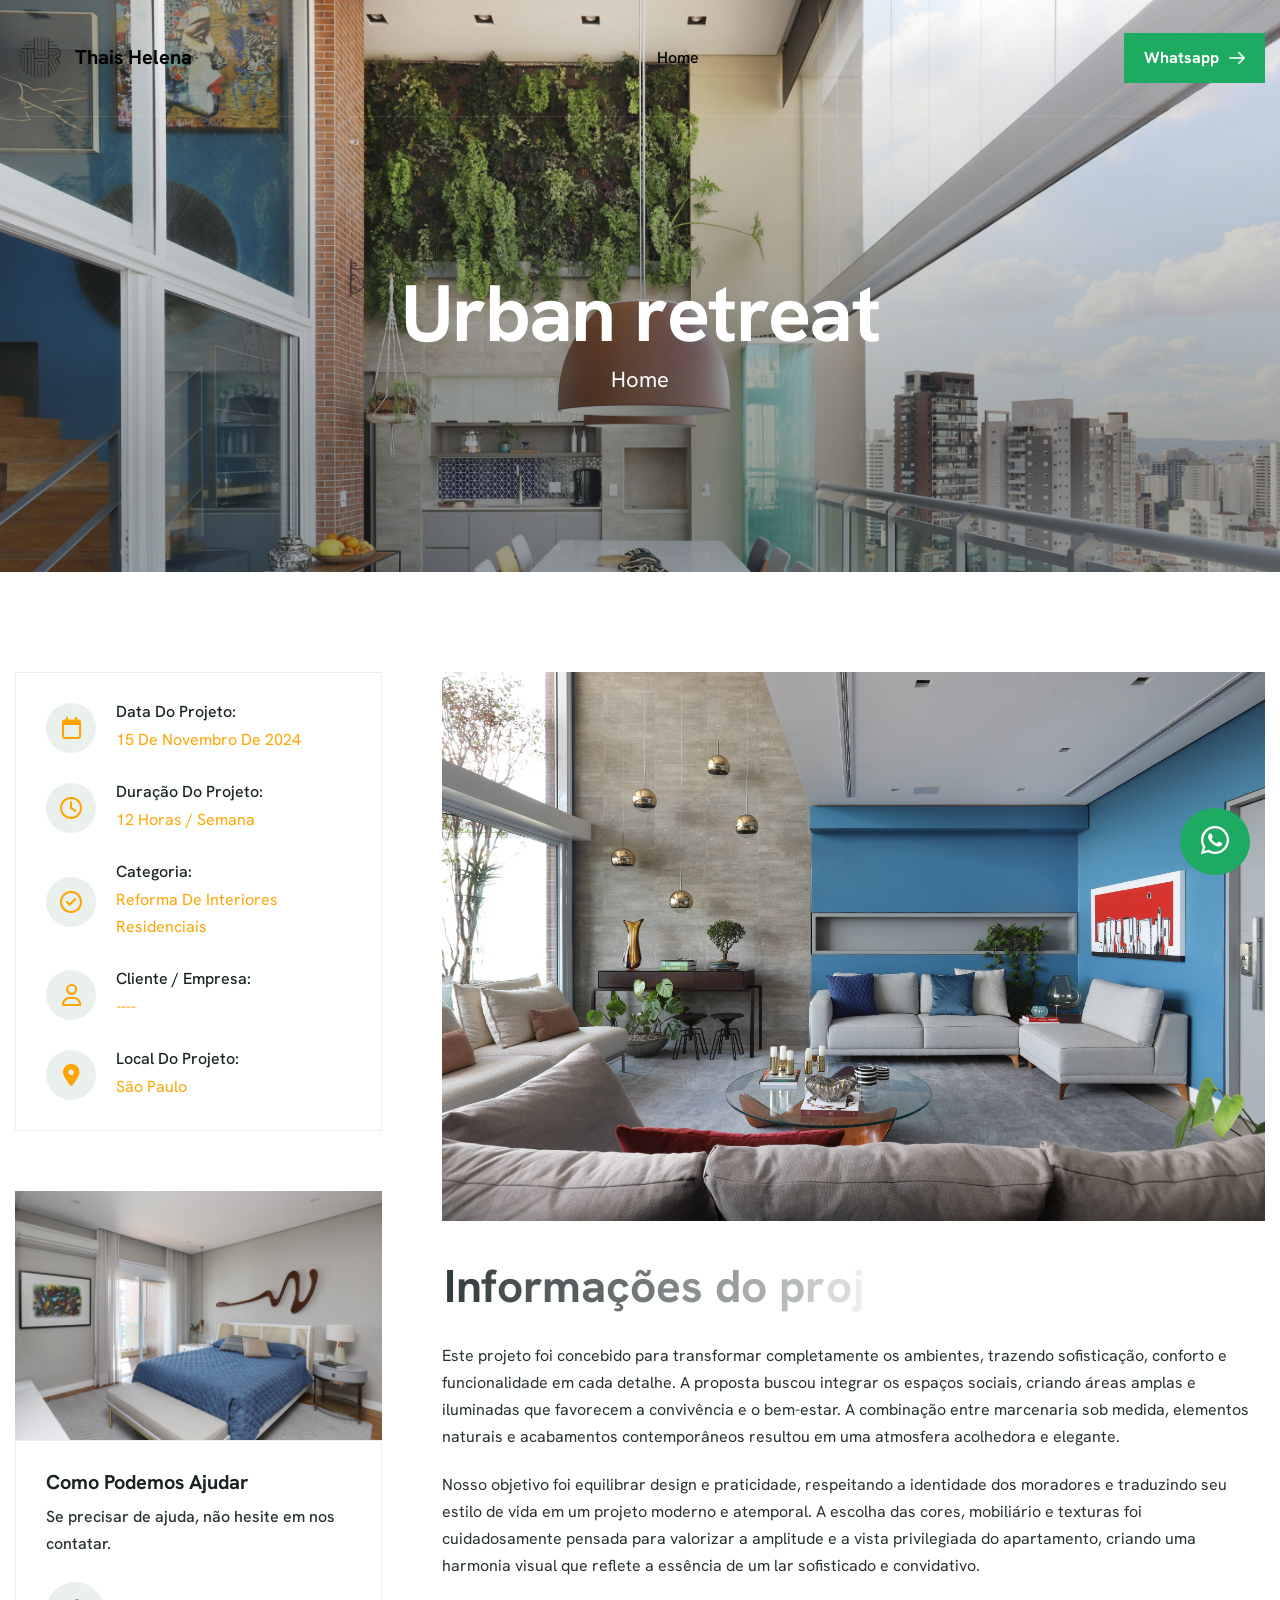
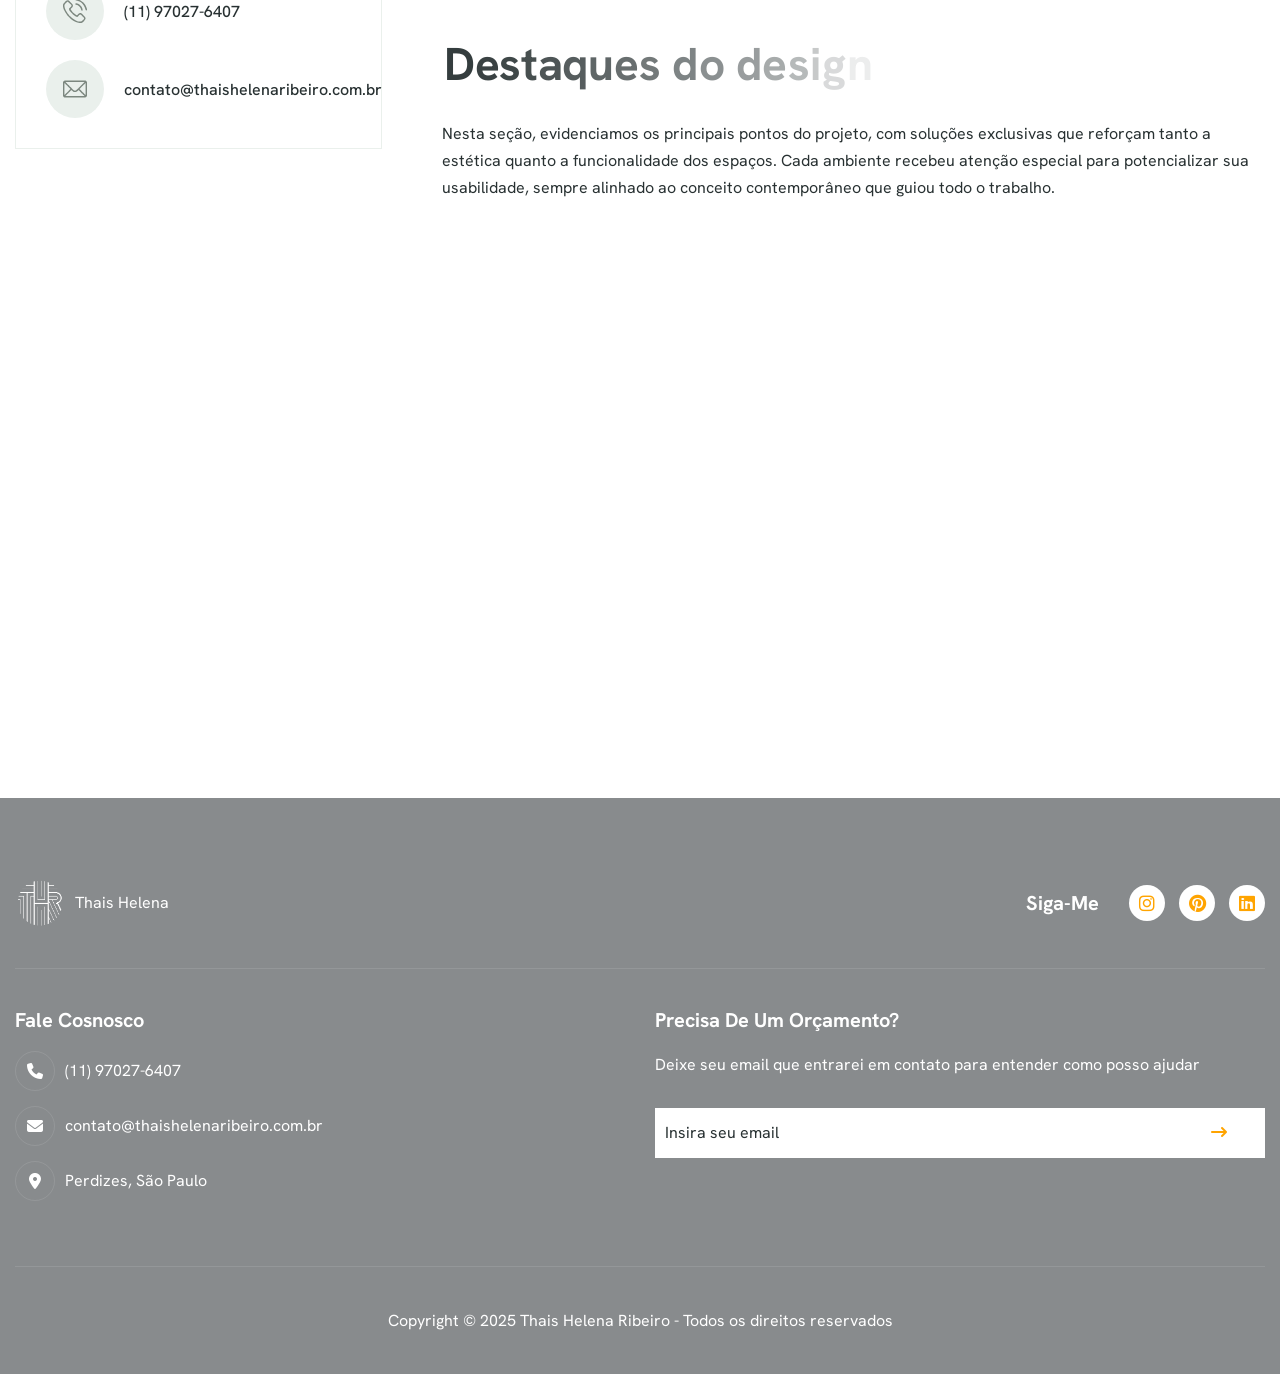
<file: project-one.html>
<!DOCTYPE html>
<html lang="zxx">
<head>
	<!-- Meta -->
	<meta charset="utf-8">
	<meta http-equiv="X-UA-Compatible" content="IE=edge">
	<meta name="viewport" content="width=device-width, initial-scale=1.0, maximum-scale=1">
	<meta name="description" content="">
	<meta name="keywords" content="">
	<meta name="author" content="Awaiken">
	<!-- Page Title -->
    <title>Thais Helena</title>
    <!-- Favicon Icon -->
    <link rel="shortcut icon" type="image/png" href="images/logo/favicon.png">
	<!-- Google Fonts Css-->
	<link rel="preconnect" href="https://fonts.googleapis.com">
    <link rel="preconnect" href="https://fonts.gstatic.com" crossorigin>
    <link href="https://fonts.googleapis.com/css2?family=Hanken+Grotesk:ital,wght@0,100..900;1,100..900&display=swap" rel="stylesheet">
	<!-- Bootstrap Css -->
	<link href="css/bootstrap.min.css" rel="stylesheet" media="screen">
	<!-- SlickNav Css -->
	<link href="css/slicknav.min.css" rel="stylesheet">
	<!-- Swiper Css -->
	<link rel="stylesheet" href="css/swiper-bundle.min.css">
	<!-- Font Awesome Icon Css-->
	<link href="css/all.min.css" rel="stylesheet" media="screen">
	<!-- Animated Css -->
	<link href="css/animate.css" rel="stylesheet">
    <!-- Magnific Popup Core Css File -->
	<link rel="stylesheet" href="css/magnific-popup.css">
	<!-- Mouse Cursor Css File -->
	<link rel="stylesheet" href="css/mousecursor.css">
	<!-- Main Custom Css -->
	<link href="css/custom.css" rel="stylesheet" media="screen">
</head>
<body>

 <!-- Preloader Start -->
    <div class="preloader">
        <div class="loading-container">
            <div class="loading"></div>
            <div id="loading-icon"><img src="images/logo/logo.png" alt=""></div>
        </div>
    </div>
    <!-- Preloader End -->

    <!-- whatsapp button start -->
    <div class="whatsapp">
        <a href="https://wa.me/5511970276407" target="_blank">
            <button><i class="fa-brands fa-whatsapp"></i></button>
        </a>
    </div>
    <!-- whatsapp button end -->

    <!-- Header Start -->
    <header class="main-header">
        <div class="header-sticky">
            <nav class="container">
                <div class="navbar navbar-expand-lg">
                    <!-- Logo Start -->
                    <a class="navbar-brand" href="./">
                        <img src="images/logo/black-logo.png" alt="Logo"> <span>Thais Helena</span>
                    </a>
                    <!-- Logo End -->

                    <!-- Main Menu Start -->
                    <div class="collapse navbar-collapse main-menu">
                        <div class="nav-menu-wrapper">
                            <ul class="navbar-nav mr-auto" id="menu">
                                <li class="nav-item"><a class="nav-link" href="./">Home</a></li>
                            </ul>
                        </div>
                        <!-- Header Btn Start -->
                        <div class="header-btn d-inline-flex">
                            <a href="https://wa.me/5511970276407" target="_blank"
                                class="btn-default whatsappBtn">Whatsapp</a>
                        </div>
                        <!-- Header Btn End -->
                    </div>
                    <!-- Main Menu End -->
                    <div class="navbar-toggle"></div>
                </div>
            </nav>
            <div class="responsive-menu"></div>
        </div>
    </header>
    <!-- Header End -->

    <!-- Page Header Start -->
	<div class="page-header parallaxie project-one">
		<div class="container">
			<div class="row">
				<div class="col-lg-12">
					<!-- Page Header Box Start -->
					<div class="page-header-box">
						<h1 class="text-anime-style-2" data-cursor="-opaque">Urban retreat</h1>
						<nav class="wow fadeInUp">
							<ol class="breadcrumb">
								<li class="breadcrumb-item"><a href="./">home</a></li>
							</ol>
						</nav>
					</div>
					<!-- Page Header Box End -->
				</div>
			</div>
		</div>
	</div>
	<!-- Page Header End -->

    <!-- Page Project Single Start -->
    <div class="page-project-single">
        <div class="container">
            <div class="row">
                <div class="col-lg-4">
                    <!-- Project Sidebar Start -->
                    <div class="project-single-sidebar">
                        <!-- Project Detail List Start -->
                         <div class="project-detail-list wow fadeInUp">
                            <!-- Project Detail Item Start -->
                            <div class="project-detail-item">
                                <div class="icon-box">
                                    <i class="fa-regular fa-calendar"></i>
                                </div>
                                <div class="project-detail-content">
                                    <h3>data do projeto:</h3>
                                    <p>15 de novembro de 2024</p>
                                </div>
                            </div>
                            <!-- Project Detail Item End -->

                            <!-- Project Detail Item Start -->
                            <div class="project-detail-item">
                                <div class="icon-box">
                                    <i class="fa-regular fa-clock"></i>
                                </div>
                                <div class="project-detail-content">
                                    <h3>duração do projeto:</h3>
                                    <p>12 horas / semana</p>
                                </div>
                            </div>
                            <!-- Project Detail Item End -->

                            <!-- Project Detail Item Start -->
                            <div class="project-detail-item">
                                <div class="icon-box">
                                    <i class="fa-regular fa-circle-check"></i>
                                </div>
                                <div class="project-detail-content">
                                    <h3>categoria:</h3>
                                    <p>reforma de interiores residenciais</p>
                                </div>
                            </div>
                            <!-- Project Detail Item End -->

                            <!-- Project Detail Item Start -->
                            <div class="project-detail-item">
                                <div class="icon-box">
                                    <i class="fa-regular fa-user"></i>
                                </div>
                                <div class="project-detail-content">
                                    <h3>cliente / empresa:</h3>
                                    <p>----</p>
                                </div>
                            </div>
                            <!-- Project Detail Item End -->

                            <!-- Project Detail Item Start -->
                            <div class="project-detail-item">
                                <div class="icon-box">
                                    <i class="fa-solid fa-location-dot"></i>
                                </div>
                                <div class="project-detail-content">
                                    <h3>local do projeto:</h3>
                                    <p>São Paulo</p>
                                </div>
                            </div>
                            <!-- Project Detail Item End -->
                        </div>
                        <!-- Project Detail List End -->

                        <!-- Sidebar CTA Box Start -->
                        <div class="sidebar-cta-box wow fadeInUp" data-wow-delay="0.2s">
                            <!-- Sidebar CTA Image Start -->
                            <div class="sidebar-cta-image">
                                <div class="image-anime">
                                    <img src="./images/gallery/1/10_Casal IMG_8322-1.jpg" alt="">
                                </div>
                            </div>
                            <!-- Sidebar CTA Image End -->

                            <!-- Sidebar CTA Body Start -->
                            <div class="sidebar-cta-Body">
                                <!-- Sidebar CTA Content Start -->
                                <div class="sidebar-cta-content">
                                    <h3>como podemos ajudar</h3>
                                    <p>Se precisar de ajuda, não hesite em nos contatar.</p>
                                </div>
                                <!-- Sidebar CTA Content End -->

                                <!-- Sidebar CTA Contact Start -->
                                 <div class="sidebar-cta-contact">
                                    <!-- Sidebar CTA Contact Item Start -->
                                    <div class="sidebar-cta-contact-item">
                                        <div class="icon-box">
                                            <img src="images/icon-phone.svg" alt="">
                                        </div>
                                        <div class="cta-contact-item-content">
                                            <p>(11) 97027-6407</p>
                                        </div>
                                    </div>
                                    <!-- Sidebar CTA Contact Item Start -->

                                    <!-- Sidebar CTA Contact Item Start -->
                                    <div class="sidebar-cta-contact-item">
                                        <div class="icon-box">
                                            <img src="images/icon-mail.svg" alt="">
                                        </div>
                                        <div class="cta-contact-item-content">
                                            <p>contato@thaishelenaribeiro.com.br</p>
                                        </div>
                                    </div>
                                    <!-- Sidebar CTA Contact Item Start -->
                                </div>
                                <!-- Sidebar CTA Contact End -->
                            </div>
                            <!-- Sidebar CTA Body End -->
                        </div>
                        <!-- Sidebar CTA Box End -->
                    </div>
                    <!-- Project Sidebar End -->
                </div>

                <div class="col-lg-8">
                    <!-- Project Single Content Start -->
                    <div class="project-single-content">
                        <!-- Project Single Image Start -->
                        <div class="project-single-image">
                            <figure class="image-anime reveal">
                                <img src="./images/gallery/1/01_Estar IMG_8447-1.jpg" alt="">
                            </figure>
                        </div>
                        <!-- Project Single Image End -->

                        <!-- Project Entry Start -->
                        <div class="project-entry">
                            <!-- Project Information Start -->
                            <div class="project-info">
                                <h2 class="text-anime-style-2">Informações do projeto</h2>
                                <p class="wow fadeInUp">Este projeto foi concebido para transformar completamente os ambientes, trazendo sofisticação, conforto e funcionalidade em cada detalhe. A proposta buscou integrar os espaços sociais, criando áreas amplas e iluminadas que favorecem a convivência e o bem-estar. A combinação entre marcenaria sob medida, elementos naturais e acabamentos contemporâneos resultou em uma atmosfera acolhedora e elegante.</p>
                                <p class="wow fadeInUp" data-wow-delay="0.2s">Nosso objetivo foi equilibrar design e praticidade, respeitando a identidade dos moradores e traduzindo seu estilo de vida em um projeto moderno e atemporal. A escolha das cores, mobiliário e texturas foi cuidadosamente pensada para valorizar a amplitude e a vista privilegiada do apartamento, criando uma harmonia visual que reflete a essência de um lar sofisticado e convidativo.</p>
                            </div>
                            <!-- Project Information End -->

                            <!-- Project Design Information Start -->
                            <div class="project-design-info">
                                <h2 class="text-anime-style-2">Destaques do design</h2>
                                <p class="wow fadeInUp" data-wow-delay="0.2s">Nesta seção, evidenciamos os principais pontos do projeto, com soluções exclusivas que reforçam tanto a estética quanto a funcionalidade dos espaços. Cada ambiente recebeu atenção especial para potencializar sua usabilidade, sempre alinhado ao conceito contemporâneo que guiou todo o trabalho.</p>
                                <ul class="wow fadeInUp" data-wow-delay="0.4s">
                                    <li>Painéis e estantes planejados otimizam o espaço sem abrir mão da leveza visual.</li>
                                    <li>A iluminação foi pensada para realçar volumes, texturas e criar diferentes cenários.</li>
                                    <li>O uso de cores vibrantes em contraste com tons neutros traz equilíbrio e personalidade.</li>
                                    <li>Materiais nobres e naturais, como madeira e tecidos, adicionam conforto e durabilidade.</li>
                                    <li>A integração entre áreas internas e externas amplia a sensação de bem-estar e conexão com a vista da cidade.</li>
                                </ul>
                            </div>
                            <!-- Project Design Information End -->

                            <!-- Project Gallery Images Start -->
                            <div class="project-gallery gallery-items">
                                <h2 class="text-anime-style-2">Galeria de Projetos</h2>

                                <div class="project-gallery-images">
                                    <!-- Project Gallery img Start -->
                                    <div class="project-gallery-img wow fadeInUp" data-cursor-text="View">
                                        <a href="./images/gallery/1/01_Estar IMG_8458-1.jpg">
                                            <figure class="image-anime reveal">
                                                <img src="./images/gallery/1/01_Estar IMG_8458-1.jpg" alt="">
                                            </figure>
                                        </a>
                                    </div>
                                    <!-- Project Gallery img End -->

                                    <!-- Project Gallery img Start -->
                                    <div class="project-gallery-img wow fadeInUp" data-cursor-text="View">
                                        <a href="./images/gallery/1/01_Estar IMG_8486-1.jpg">
                                            <figure class="image-anime reveal">
                                                <img src="./images/gallery/1/01_Estar IMG_8486-1.jpg" alt="">
                                            </figure>
                                        </a>
                                    </div>
                                    <!-- Project Gallery img End -->

                                    <!-- Project Gallery img Start -->
                                    <div class="project-gallery-img wow fadeInUp" data-cursor-text="View">
                                        <a href="./images/gallery/1/04_Terraço IMG_8537-1.jpg">
                                            <figure class="image-anime reveal">
                                                <img src="./images/gallery/1/04_Terraço IMG_8537-1.jpg" alt="">
                                            </figure>
                                        </a>
                                    </div>
                                    <!-- Project Gallery img End -->

                                    <!-- Project Gallery img Start -->
                                    <div class="project-gallery-img wow fadeInUp" data-cursor-text="View">
                                        <a href="./images/gallery/1/04_Terraço IMG_8522-1.jpg">
                                            <figure class="image-anime reveal">
                                                <img src="./images/gallery/1/04_Terraço IMG_8522-1.jpg" alt="">
                                            </figure>
                                        </a>
                                    </div>
                                    <!-- Project Gallery img End -->
                                </div>
                            </div>
                            <!-- Project Gallery Images End -->
                        </div>
                        <!-- Project Entry End -->
                    </div>
                    <!-- Project Single Content End -->
                </div>
            </div>
        </div>
    </div>
    <!-- Page Project Single End -->

   <!-- Footer Start -->
    <footer class="main-footer">
        <div class="container">
            <div class="row">
                <div class="col-lg-12">
                    <!-- Footer Header Start -->
                    <div class="footer-header">
                        <div class="row align-items-center">
                            <div class="col-md-6">
                                <!-- Footer Logo Start -->
                                <div class="footer-logo">
                                    <img src="images/logo/logo.png" alt="Logo"> <span>Thais Helena</span>
                                </div>
                                <!-- Footer Logo End -->
                            </div>

                            <div class="col-md-6">
                                <!-- Footer Social Link Start -->
                                <div class="footer-social-links">
                                    <div class="footer-social-link-title">
                                        <h3>Siga-me</h3>
                                    </div>
                                    <ul>
                                         <li><a href="https://www.instagram.com/thaishelenaribeiro.arq/"  target="_blank"><i class="fa-brands fa-instagram"></i></a></li> 
                                        <li><a href="https://br.pinterest.com/thaishelenaribeiroarq/" target="_blank"><i
                                                    class="fa-brands fa-pinterest"></i></a></li>
                                        <li><a href="https://www.linkedin.com/in/tha%C3%ADs-helena-ribeiro-7a189252/"
                                                target="_blank"><i class="fa-brands fa-linkedin"></i></a></li>
                                    </ul>
                                </div>
                                <!-- Footer Social Link End -->
                            </div>
                        </div>
                    </div>
                    <!-- Footer Header End -->
                </div>

               
                <div class="col-lg-6 col-md-6">
                    <!-- Footer Contact Box Start -->
                    <div class="footer-contact-box footer-links">
                        <h3>Fale Cosnosco</h3>
                        <!-- Footer Contact Item Start -->
                        <div class="footer-contact-item">
                            <div class="icon-box">
                                <i class="fa-solid fa-phone"></i>
                            </div>
                            <div class="footer-contact-content">
                                <p>(11) 97027-6407</p>
                            </div>
                        </div>
                        <!-- Footer Contact Item End -->

                        <!-- Footer Contact Item Start -->
                        <div class="footer-contact-item">
                            <div class="icon-box">
                                <i class="fa-solid fa-envelope"></i>
                            </div>
                            <div class="footer-contact-content">
                                <p>contato@thaishelenaribeiro.com.br</p>
                            </div>
                        </div>
                        <!-- Footer Contact Item End -->

                        <!-- Footer Contact Item Start -->
                        <div class="footer-contact-item">
                            <div class="icon-box">
                                <i class="fa-solid fa-location-dot"></i>
                            </div>
                            <div class="footer-contact-content">
                                <p>Perdizes, São Paulo</p>
                            </div>
                        </div>
                        <!-- Footer Contact Item End -->
                    </div>
                    <!-- Footer Contact Box End -->
                </div>

                <div class="col-lg-6 col-md-6">
                    <!-- Footer Newsletter Form Start -->
                    <div class="footer-latest-news footer-links">
                        <h3>Precisa de um orçamento?</h3>

                        <div class="footer-newsletter-form">
                            <p>Deixe seu email que entrarei em contato para entender como posso ajudar</p>

                            <form id="newslettersForm" action="#" method="POST">
                                <div class="form-group">
                                    <input type="email" name="email" class="form-control" id="mail"
                                        placeholder="Insira seu email" required>
                                    <button type="submit"><i class="fa-solid fa-arrow-right-long"></i> </button>
                                </div>
                            </form>
                        </div>
                    </div>
                    <!-- Footer Newsletter Form End -->
                </div>
            </div>

            <!-- Footer Copyright Section Start -->
            <div class="footer-copyright">
                <div class="row">
                    <div class="col-md-12">
                        <!-- Footer Copyright Start -->
                        <div class="footer-copyright-text">
                            <p>Copyright © 2025 Thais Helena Ribeiro - Todos os direitos reservados</p>
                        </div>
                        <!-- Footer Copyright End -->
                    </div>
                </div>
            </div>
            <!-- Footer Copyright Section End -->
        </div>
    </footer>
    <!-- Footer End -->

    <!-- Jquery Library File -->
    <script src="js/jquery-3.7.1.min.js"></script>
    <!-- Bootstrap js file -->
    <script src="js/bootstrap.min.js"></script>
    <!-- Validator js file -->
    <script src="js/validator.min.js"></script>
    <!-- SlickNav js file -->
    <script src="js/jquery.slicknav.js"></script>
    <!-- Swiper js file -->
    <script src="js/swiper-bundle.min.js"></script>
    <!-- Counter js file -->
    <script src="js/jquery.waypoints.min.js"></script>
    <script src="js/jquery.counterup.min.js"></script>
    <!-- Isotop js file -->
	<script src="js/isotope.min.js"></script>
    <!-- Magnific js file -->
    <script src="js/jquery.magnific-popup.min.js"></script>
    <!-- SmoothScroll -->
    <script src="js/SmoothScroll.js"></script>
    <!-- Parallax js -->
    <script src="js/parallaxie.js"></script>
    <!-- MagicCursor js file -->
    <script src="js/gsap.min.js"></script>
    <script src="js/magiccursor.js"></script>
    <!-- Text Effect js file -->
    <script src="js/SplitText.js"></script>
    <script src="js/ScrollTrigger.min.js"></script>
    <!-- YTPlayer js File -->
    <script src="js/jquery.mb.YTPlayer.min.js"></script>
    <!-- Wow js file -->
    <script src="js/wow.min.js"></script>
    <!-- Main Custom js file -->
    <script src="js/function.js"></script>
</body>
</html>
</file>
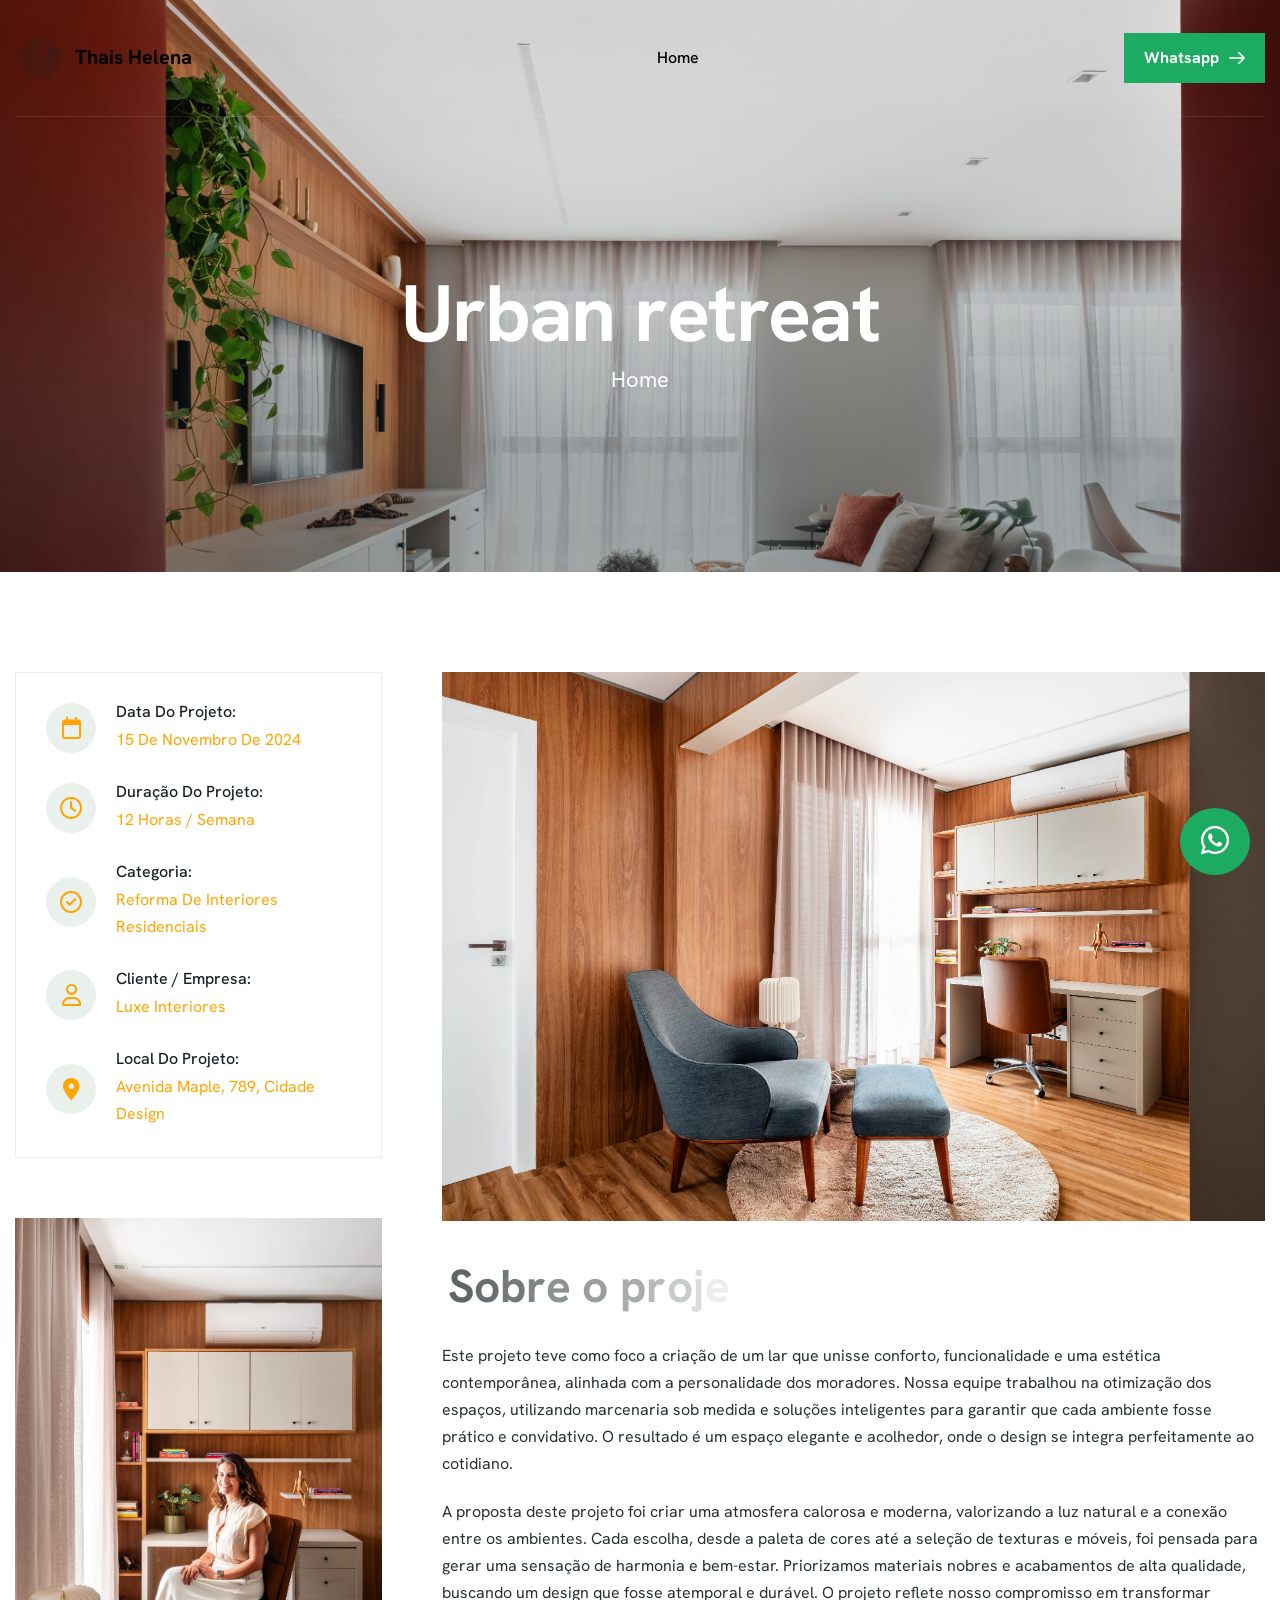
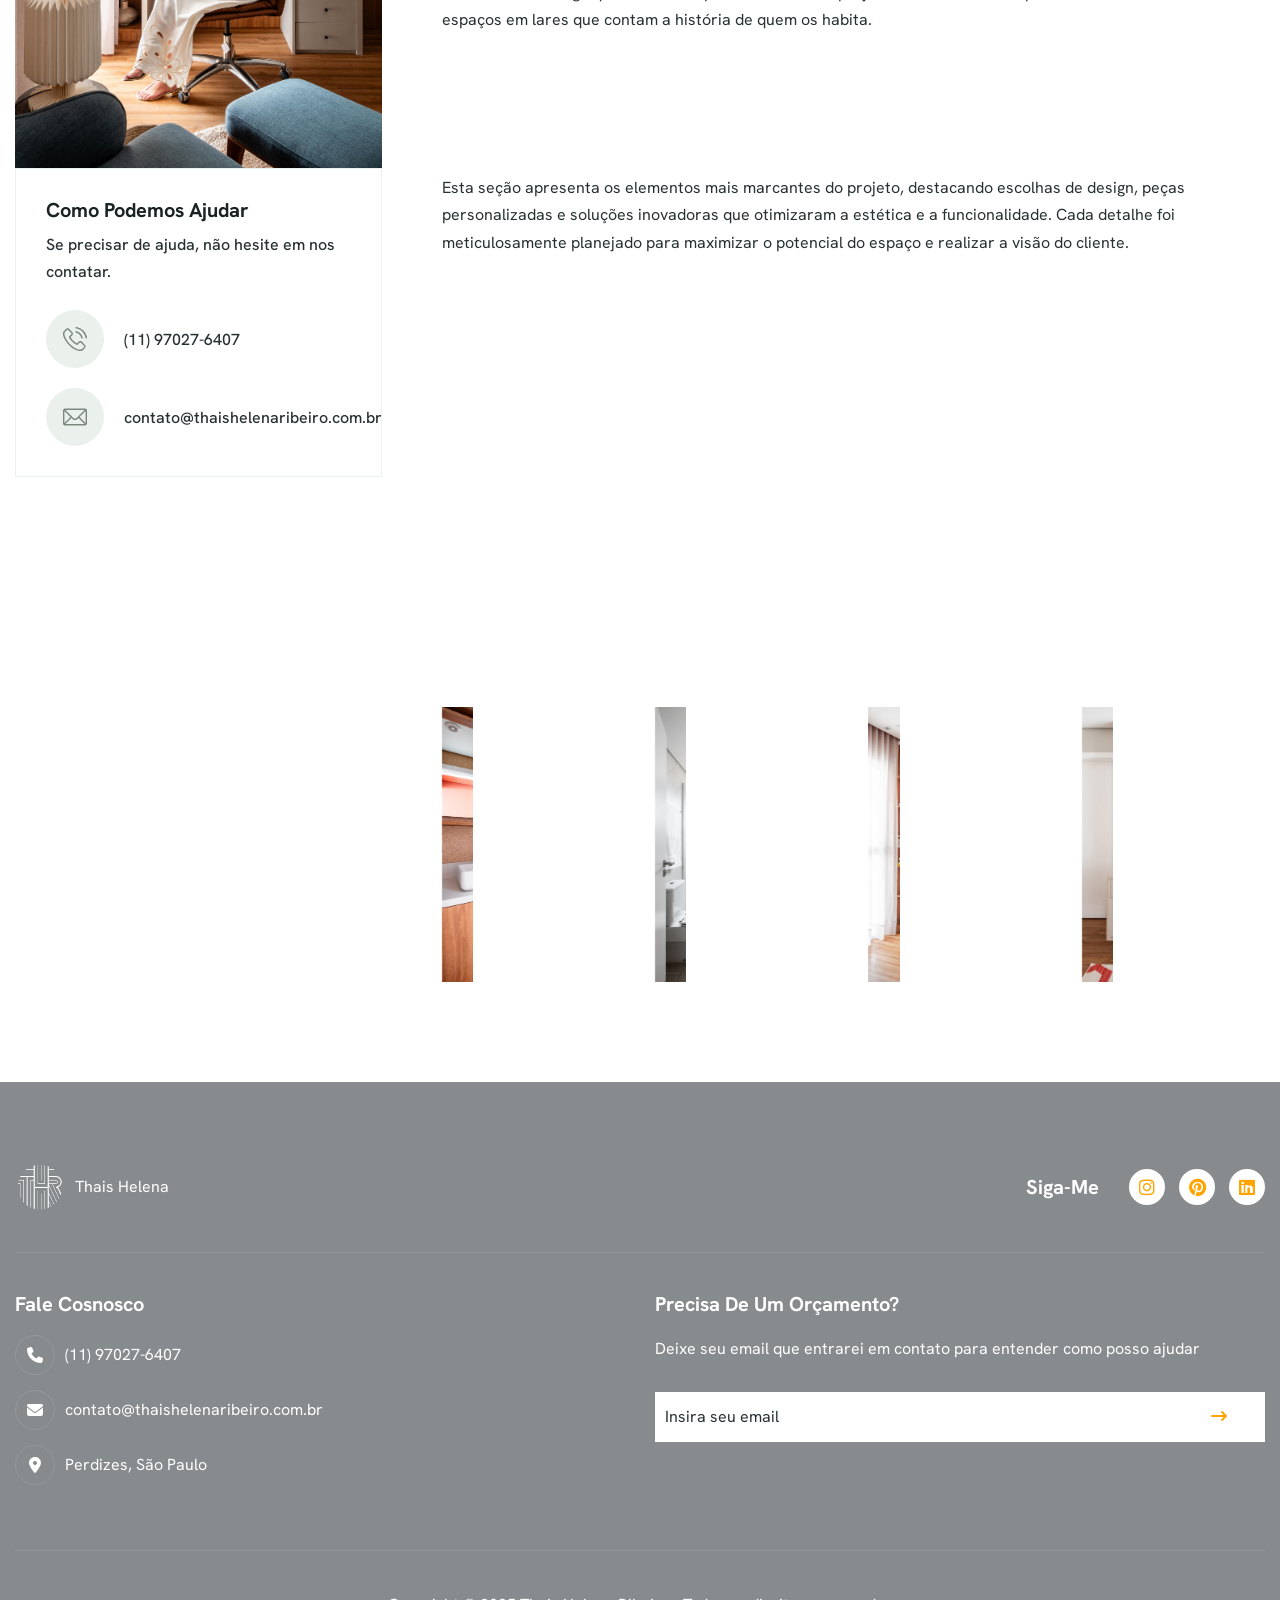
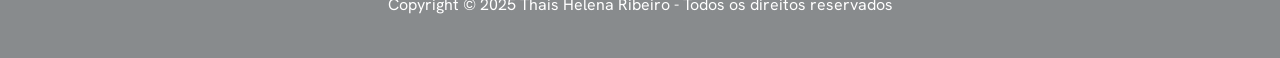
<file: project-six.html>
<!DOCTYPE html>
<html lang="zxx">
<head>
	<!-- Meta -->
	<meta charset="utf-8">
	<meta http-equiv="X-UA-Compatible" content="IE=edge">
	<meta name="viewport" content="width=device-width, initial-scale=1.0, maximum-scale=1">
	<meta name="description" content="">
	<meta name="keywords" content="">
	<meta name="author" content="Awaiken">
	<!-- Page Title -->
    <title>Thais Helena</title>
    <!-- Favicon Icon -->
    <link rel="shortcut icon" type="image/png" href="images/logo/favicon.png">
	<!-- Google Fonts Css-->
	<link rel="preconnect" href="https://fonts.googleapis.com">
    <link rel="preconnect" href="https://fonts.gstatic.com" crossorigin>
    <link href="https://fonts.googleapis.com/css2?family=Hanken+Grotesk:ital,wght@0,100..900;1,100..900&display=swap" rel="stylesheet">
	<!-- Bootstrap Css -->
	<link href="css/bootstrap.min.css" rel="stylesheet" media="screen">
	<!-- SlickNav Css -->
	<link href="css/slicknav.min.css" rel="stylesheet">
	<!-- Swiper Css -->
	<link rel="stylesheet" href="css/swiper-bundle.min.css">
	<!-- Font Awesome Icon Css-->
	<link href="css/all.min.css" rel="stylesheet" media="screen">
	<!-- Animated Css -->
	<link href="css/animate.css" rel="stylesheet">
    <!-- Magnific Popup Core Css File -->
	<link rel="stylesheet" href="css/magnific-popup.css">
	<!-- Mouse Cursor Css File -->
	<link rel="stylesheet" href="css/mousecursor.css">
	<!-- Main Custom Css -->
	<link href="css/custom.css" rel="stylesheet" media="screen">
</head>
<body>

 <!-- Preloader Start -->
    <div class="preloader">
        <div class="loading-container">
            <div class="loading"></div>
            <div id="loading-icon"><img src="images/logo/logo.png" alt=""></div>
        </div>
    </div>
    <!-- Preloader End -->

    <!-- whatsapp button start -->
    <div class="whatsapp">
        <a href="https://wa.me/5511970276407" target="_blank">
            <button><i class="fa-brands fa-whatsapp"></i></button>
        </a>
    </div>
    <!-- whatsapp button end -->

    <!-- Header Start -->
    <header class="main-header">
        <div class="header-sticky">
            <nav class="container">
                <div class="navbar navbar-expand-lg">
                    <!-- Logo Start -->
                    <a class="navbar-brand" href="./">
                        <img src="images/logo/black-logo.png" alt="Logo"> <span>Thais Helena</span>
                    </a>
                    <!-- Logo End -->

                    <!-- Main Menu Start -->
                    <div class="collapse navbar-collapse main-menu">
                        <div class="nav-menu-wrapper">
                            <ul class="navbar-nav mr-auto" id="menu">
                                <li class="nav-item"><a class="nav-link" href="./">Home</a></li>
                            </ul>
                        </div>
                        <!-- Header Btn Start -->
                        <div class="header-btn d-inline-flex">
                            <a href="https://wa.me/5511970276407" target="_blank"
                                class="btn-default whatsappBtn">Whatsapp</a>
                        </div>
                        <!-- Header Btn End -->
                    </div>
                    <!-- Main Menu End -->
                    <div class="navbar-toggle"></div>
                </div>
            </nav>
            <div class="responsive-menu"></div>
        </div>
    </header>
    <!-- Header End -->

    <!-- Page Header Start -->
	<div class="page-header parallaxie project-six">
		<div class="container">
			<div class="row">
				<div class="col-lg-12">
					<!-- Page Header Box Start -->
					<div class="page-header-box">
						<h1 class="text-anime-style-2" data-cursor="-opaque">Urban retreat</h1>
						<nav class="wow fadeInUp">
							<ol class="breadcrumb">
								<li class="breadcrumb-item"><a href="./">home</a></li>
							</ol>
						</nav>
					</div>
					<!-- Page Header Box End -->
				</div>
			</div>
		</div>
	</div>
	<!-- Page Header End -->

    <!-- Page Project Single Start -->
    <div class="page-project-single">
        <div class="container">
            <div class="row">
                <div class="col-lg-4">
                    <!-- Project Sidebar Start -->
                    <div class="project-single-sidebar">
                        <!-- Project Detail List Start -->
                         <div class="project-detail-list wow fadeInUp">
                            <!-- Project Detail Item Start -->
                            <div class="project-detail-item">
                                <div class="icon-box">
                                    <i class="fa-regular fa-calendar"></i>
                                </div>
                                <div class="project-detail-content">
                                    <h3>data do projeto:</h3>
                                    <p>15 de novembro de 2024</p>
                                </div>
                            </div>
                            <!-- Project Detail Item End -->

                            <!-- Project Detail Item Start -->
                            <div class="project-detail-item">
                                <div class="icon-box">
                                    <i class="fa-regular fa-clock"></i>
                                </div>
                                <div class="project-detail-content">
                                    <h3>duração do projeto:</h3>
                                    <p>12 horas / semana</p>
                                </div>
                            </div>
                            <!-- Project Detail Item End -->

                            <!-- Project Detail Item Start -->
                            <div class="project-detail-item">
                                <div class="icon-box">
                                    <i class="fa-regular fa-circle-check"></i>
                                </div>
                                <div class="project-detail-content">
                                    <h3>categoria:</h3>
                                    <p>reforma de interiores residenciais</p>
                                </div>
                            </div>
                            <!-- Project Detail Item End -->

                            <!-- Project Detail Item Start -->
                            <div class="project-detail-item">
                                <div class="icon-box">
                                    <i class="fa-regular fa-user"></i>
                                </div>
                                <div class="project-detail-content">
                                    <h3>cliente / empresa:</h3>
                                    <p>luxe interiores</p>
                                </div>
                            </div>
                            <!-- Project Detail Item End -->

                            <!-- Project Detail Item Start -->
                            <div class="project-detail-item">
                                <div class="icon-box">
                                    <i class="fa-solid fa-location-dot"></i>
                                </div>
                                <div class="project-detail-content">
                                    <h3>local do projeto:</h3>
                                    <p>avenida maple, 789, cidade design</p>
                                </div>
                            </div>
                            <!-- Project Detail Item End -->
                        </div>
                        <!-- Project Detail List End -->

                        <!-- Sidebar CTA Box Start -->
                        <div class="sidebar-cta-box wow fadeInUp" data-wow-delay="0.2s">
                            <!-- Sidebar CTA Image Start -->
                            <div class="sidebar-cta-image">
                                <div class="image-anime">
                                    <img src="./images/gallery/6/n.a_t.h_santos-1691.jpg" alt="">
                                </div>
                            </div>
                            <!-- Sidebar CTA Image End -->

                            <!-- Sidebar CTA Body Start -->
                            <div class="sidebar-cta-Body">
                                <!-- Sidebar CTA Content Start -->
                                <div class="sidebar-cta-content">
                                    <h3>como podemos ajudar</h3>
                                    <p>Se precisar de ajuda, não hesite em nos contatar.</p>
                                </div>
                                <!-- Sidebar CTA Content End -->

                                <!-- Sidebar CTA Contact Start -->
                                <div class="sidebar-cta-contact">
                                    <!-- Sidebar CTA Contact Item Start -->
                                    <div class="sidebar-cta-contact-item">
                                        <div class="icon-box">
                                            <img src="images/icon-phone.svg" alt="">
                                        </div>
                                        <div class="cta-contact-item-content">
                                            <p>(11) 97027-6407</p>
                                        </div>
                                    </div>
                                    <!-- Sidebar CTA Contact Item Start -->

                                    <!-- Sidebar CTA Contact Item Start -->
                                    <div class="sidebar-cta-contact-item">
                                        <div class="icon-box">
                                            <img src="images/icon-mail.svg" alt="">
                                        </div>
                                        <div class="cta-contact-item-content">
                                            <p>contato@thaishelenaribeiro.com.br</p>
                                        </div>
                                    </div>
                                    <!-- Sidebar CTA Contact Item Start -->
                                </div>
                                <!-- Sidebar CTA Contact End -->
                            </div>
                            <!-- Sidebar CTA Body End -->
                        </div>
                        <!-- Sidebar CTA Box End -->
                    </div>
                    <!-- Project Sidebar End -->
                </div>

                <div class="col-lg-8">
                    <!-- Project Single Content Start -->
                    <div class="project-single-content">
                        <!-- Project Single Image Start -->
                        <div class="project-single-image">
                            <figure class="image-anime reveal">
                                <img src="./images/gallery/6/n.a_t.h_santos-1710-HDR.jpg" alt="">
                            </figure>
                        </div>
                        <!-- Project Single Image End -->

                        <!-- Project Entry Start -->
                        <div class="project-entry">
                            <!-- Project Information Start -->
                            <div class="project-info">
                                <h2 class="text-anime-style-2">Sobre o projeto</h2>
                                <p class="wow fadeInUp">Este projeto teve como foco a criação de um lar que unisse conforto, funcionalidade e uma estética contemporânea, alinhada com a personalidade dos moradores. Nossa equipe trabalhou na otimização dos espaços, utilizando marcenaria sob medida e soluções inteligentes para garantir que cada ambiente fosse prático e convidativo. O resultado é um espaço elegante e acolhedor, onde o design se integra perfeitamente ao cotidiano.</p>
                                <p class="wow fadeInUp" data-wow-delay="0.2s">A proposta deste projeto foi criar uma atmosfera calorosa e moderna, valorizando a luz natural e a conexão entre os ambientes. Cada escolha, desde a paleta de cores até a seleção de texturas e móveis, foi pensada para gerar uma sensação de harmonia e bem-estar. Priorizamos materiais nobres e acabamentos de alta qualidade, buscando um design que fosse atemporal e durável. O projeto reflete nosso compromisso em transformar espaços em lares que contam a história de quem os habita.</p>
                            </div>
                            <!-- Project Information End -->

                            <!-- Project Design Information Start -->
                            <div class="project-design-info">
                                <h2 class="text-anime-style-2">Destaques do Design</h2>
                                <p class="wow fadeInUp" data-wow-delay="0.2s">Esta seção apresenta os elementos mais marcantes do projeto, destacando escolhas de design, peças personalizadas e soluções inovadoras que otimizaram a estética e a funcionalidade. Cada detalhe foi meticulosamente planejado para maximizar o potencial do espaço e realizar a visão do cliente.</p>
                                <ul class="wow fadeInUp" data-wow-delay="0.4s">
                                    <li>O uso de painéis e detalhes em madeira trouxe aconchego e uma sensação de continuidade aos ambientes.</li>
                                    <li>O mobiliário, com linhas limpas e design orgânico, foi escolhido para compor uma atmosfera de calma e sofisticação.</li>
                                    <li>A iluminação foi projetada para criar diferentes cenários, valorizando a arquitetura e destacando peças de decoração.</li>
                                    <li>A paleta de cores neutras foi complementada por toques de cor vibrante em objetos e têxteis, conferindo personalidade e vivacidade.</li>
                                    <li>Marcenaria planejada garantiu soluções de armazenamento discretas e eficientes em todas as áreas, otimizando o espaço.</li>
                                </ul>
                            </div>
                            <!-- Project Design Information End -->

                            <!-- Project Gallery Images Start -->
                            <div class="project-gallery gallery-items">
                                <h2 class="text-anime-style-2">Galeria de Projetos</h2>

                                <div class="project-gallery-images">
                                    <!-- Project Gallery img Start -->
                                    <div class="project-gallery-img wow fadeInUp" data-cursor-text="View">
                                        <a href="./images/gallery/6/n.a_t.h_santos-1467.jpg">
                                            <figure class="image-anime reveal">
                                                <img src="./images/gallery/6/n.a_t.h_santos-1467.jpg" alt="">
                                            </figure>
                                        </a>
                                    </div>
                                    <!-- Project Gallery img End -->

                                    <!-- Project Gallery img Start -->
                                    <div class="project-gallery-img wow fadeInUp" data-cursor-text="View">
                                        <a href="./images/gallery/6/n.a_t.h_santos-1657-HDR.jpg">
                                            <figure class="image-anime reveal">
                                                <img src="./images/gallery/6/n.a_t.h_santos-1657-HDR.jpg" alt="">
                                            </figure>
                                        </a>
                                    </div>
                                    <!-- Project Gallery img End -->

                                    <!-- Project Gallery img Start -->
                                    <div class="project-gallery-img wow fadeInUp" data-cursor-text="View">
                                        <a href="./images/gallery/6/n.a_t.h_santos-1701-HDR.jpg">
                                            <figure class="image-anime reveal">
                                                <img src="./images/gallery/6/n.a_t.h_santos-1701-HDR.jpg" alt="">
                                            </figure>
                                        </a>
                                    </div>
                                    <!-- Project Gallery img End -->

                                    <!-- Project Gallery img Start -->
                                    <div class="project-gallery-img wow fadeInUp" data-cursor-text="View">
                                        <a href="./images/gallery/6/n.a_t.h_santos-1778.jpg">
                                            <figure class="image-anime reveal">
                                                <img src="./images/gallery/6/n.a_t.h_santos-1778.jpg" alt="">
                                            </figure>
                                        </a>
                                    </div>
                                    <!-- Project Gallery img End -->
                                </div>
                            </div>
                            <!-- Project Gallery Images End -->
                        </div>
                        <!-- Project Entry End -->
                    </div>
                    <!-- Project Single Content End -->
                </div>
            </div>
        </div>
    </div>
    <!-- Page Project Single End -->

   <!-- Footer Start -->
    <footer class="main-footer">
        <div class="container">
            <div class="row">
                <div class="col-lg-12">
                    <!-- Footer Header Start -->
                    <div class="footer-header">
                        <div class="row align-items-center">
                            <div class="col-md-6">
                                <!-- Footer Logo Start -->
                                <div class="footer-logo">
                                    <img src="images/logo/logo.png" alt="Logo"> <span>Thais Helena</span>
                                </div>
                                <!-- Footer Logo End -->
                            </div>

                            <div class="col-md-6">
                                <!-- Footer Social Link Start -->
                                <div class="footer-social-links">
                                    <div class="footer-social-link-title">
                                        <h3>Siga-me</h3>
                                    </div>
                                    <ul>
                                    <li><a href="https://www.instagram.com/thaishelenaribeiro.arq/"  target="_blank"><i class="fa-brands fa-instagram"></i></a></li>
                                        <li><a href="https://br.pinterest.com/thaishelenaribeiroarq/" target="_blank"><i
                                                    class="fa-brands fa-pinterest"></i></a></li>
                                        <li><a href="https://www.linkedin.com/in/tha%C3%ADs-helena-ribeiro-7a189252/"
                                                target="_blank"><i class="fa-brands fa-linkedin"></i></a></li>
                                    </ul>
                                </div>
                                <!-- Footer Social Link End -->
                            </div>
                        </div>
                    </div>
                    <!-- Footer Header End -->
                </div>

               
                <div class="col-lg-6 col-md-6">
                    <!-- Footer Contact Box Start -->
                    <div class="footer-contact-box footer-links">
                        <h3>Fale Cosnosco</h3>
                        <!-- Footer Contact Item Start -->
                        <div class="footer-contact-item">
                            <div class="icon-box">
                                <i class="fa-solid fa-phone"></i>
                            </div>
                            <div class="footer-contact-content">
                                <p>(11) 97027-6407</p>
                            </div>
                        </div>
                        <!-- Footer Contact Item End -->

                        <!-- Footer Contact Item Start -->
                        <div class="footer-contact-item">
                            <div class="icon-box">
                                <i class="fa-solid fa-envelope"></i>
                            </div>
                            <div class="footer-contact-content">
                                <p>contato@thaishelenaribeiro.com.br</p>
                            </div>
                        </div>
                        <!-- Footer Contact Item End -->

                        <!-- Footer Contact Item Start -->
                        <div class="footer-contact-item">
                            <div class="icon-box">
                                <i class="fa-solid fa-location-dot"></i>
                            </div>
                            <div class="footer-contact-content">
                                <p>Perdizes, São Paulo</p>
                            </div>
                        </div>
                        <!-- Footer Contact Item End -->
                    </div>
                    <!-- Footer Contact Box End -->
                </div>

                <div class="col-lg-6 col-md-6">
                    <!-- Footer Newsletter Form Start -->
                    <div class="footer-latest-news footer-links">
                        <h3>Precisa de um orçamento?</h3>

                        <div class="footer-newsletter-form">
                            <p>Deixe seu email que entrarei em contato para entender como posso ajudar</p>

                            <form id="newslettersForm" action="#" method="POST">
                                <div class="form-group">
                                    <input type="email" name="email" class="form-control" id="mail"
                                        placeholder="Insira seu email" required>
                                    <button type="submit"><i class="fa-solid fa-arrow-right-long"></i> </button>
                                </div>
                            </form>
                        </div>
                    </div>
                    <!-- Footer Newsletter Form End -->
                </div>
            </div>

            <!-- Footer Copyright Section Start -->
            <div class="footer-copyright">
                <div class="row">
                    <div class="col-md-12">
                        <!-- Footer Copyright Start -->
                        <div class="footer-copyright-text">
                            <p>Copyright © 2025 Thais Helena Ribeiro - Todos os direitos reservados</p>
                        </div>
                        <!-- Footer Copyright End -->
                    </div>
                </div>
            </div>
            <!-- Footer Copyright Section End -->
        </div>
    </footer>
    <!-- Footer End -->

    <!-- Jquery Library File -->
    <script src="js/jquery-3.7.1.min.js"></script>
    <!-- Bootstrap js file -->
    <script src="js/bootstrap.min.js"></script>
    <!-- Validator js file -->
    <script src="js/validator.min.js"></script>
    <!-- SlickNav js file -->
    <script src="js/jquery.slicknav.js"></script>
    <!-- Swiper js file -->
    <script src="js/swiper-bundle.min.js"></script>
    <!-- Counter js file -->
    <script src="js/jquery.waypoints.min.js"></script>
    <script src="js/jquery.counterup.min.js"></script>
    <!-- Isotop js file -->
	<script src="js/isotope.min.js"></script>
    <!-- Magnific js file -->
    <script src="js/jquery.magnific-popup.min.js"></script>
    <!-- SmoothScroll -->
    <script src="js/SmoothScroll.js"></script>
    <!-- Parallax js -->
    <script src="js/parallaxie.js"></script>
    <!-- MagicCursor js file -->
    <script src="js/gsap.min.js"></script>
    <script src="js/magiccursor.js"></script>
    <!-- Text Effect js file -->
    <script src="js/SplitText.js"></script>
    <script src="js/ScrollTrigger.min.js"></script>
    <!-- YTPlayer js File -->
    <script src="js/jquery.mb.YTPlayer.min.js"></script>
    <!-- Wow js file -->
    <script src="js/wow.min.js"></script>
    <!-- Main Custom js file -->
    <script src="js/function.js"></script>
</body>
</html>
</file>
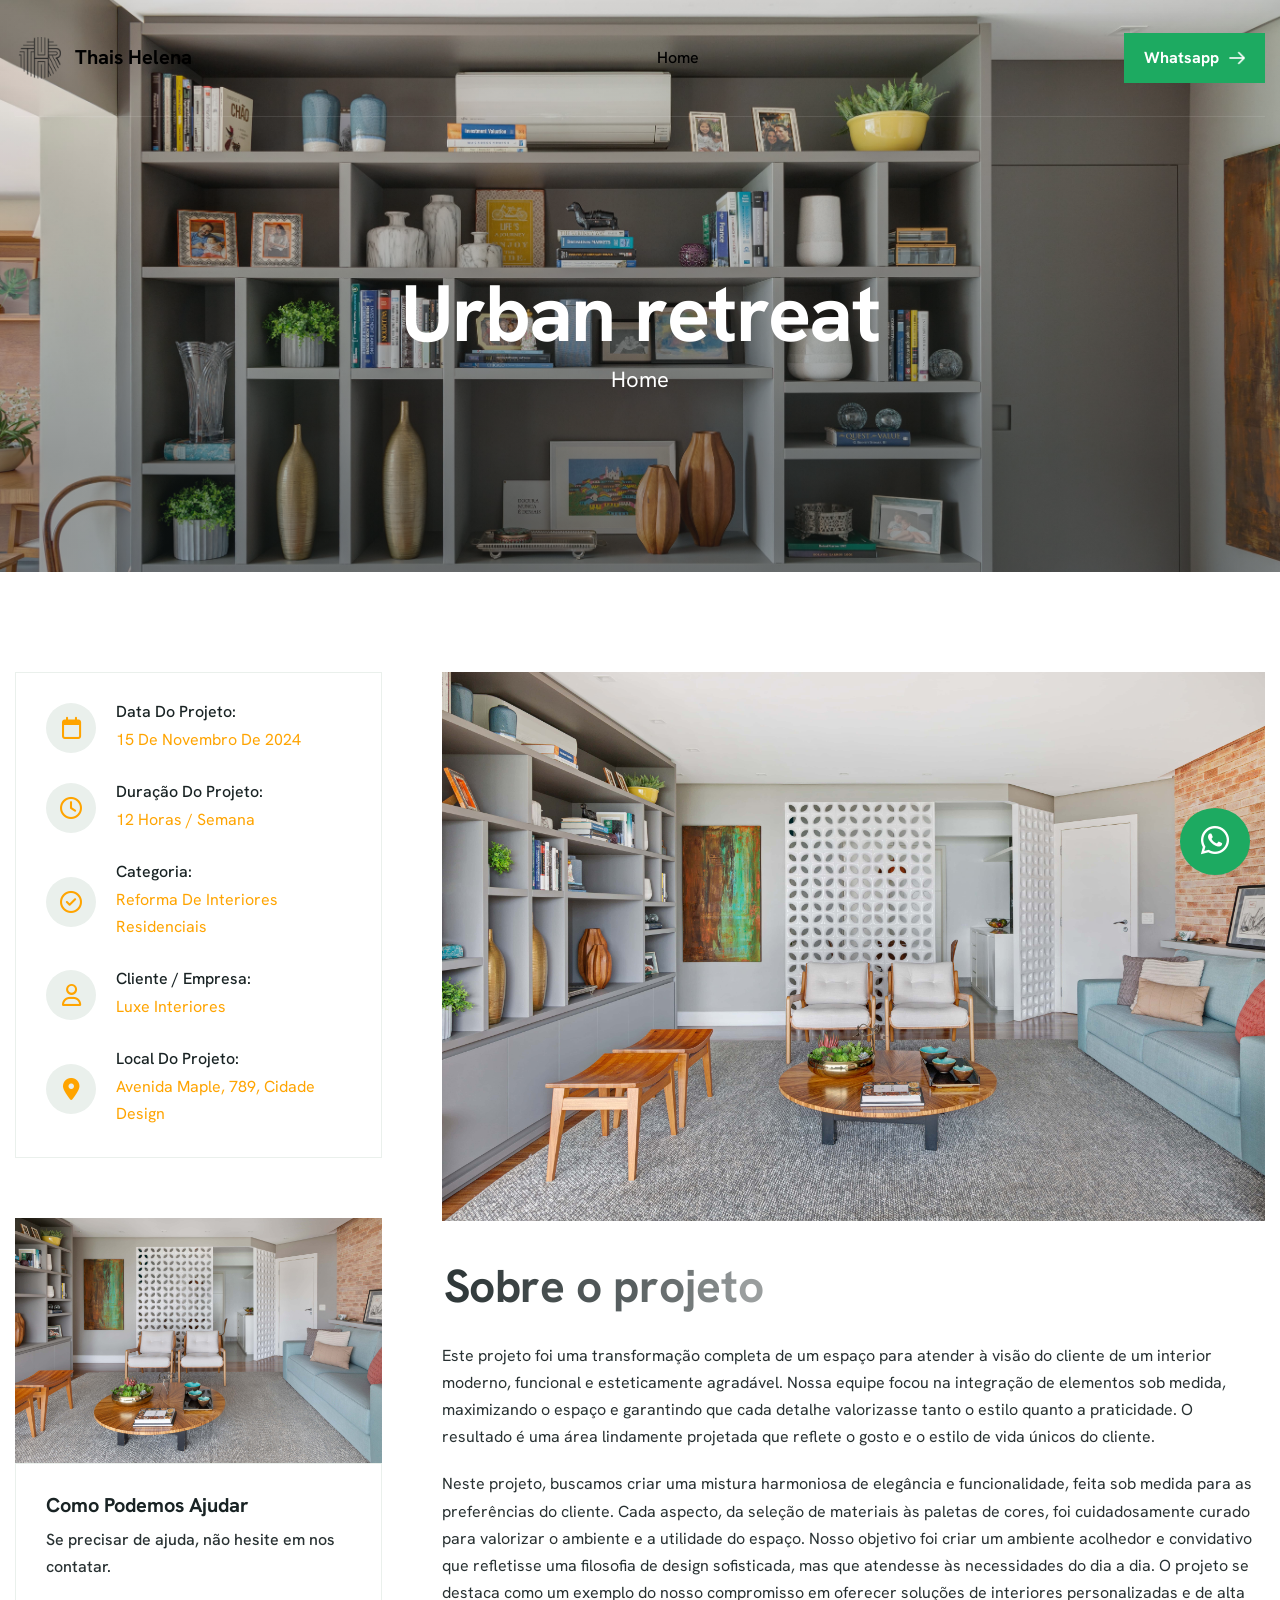
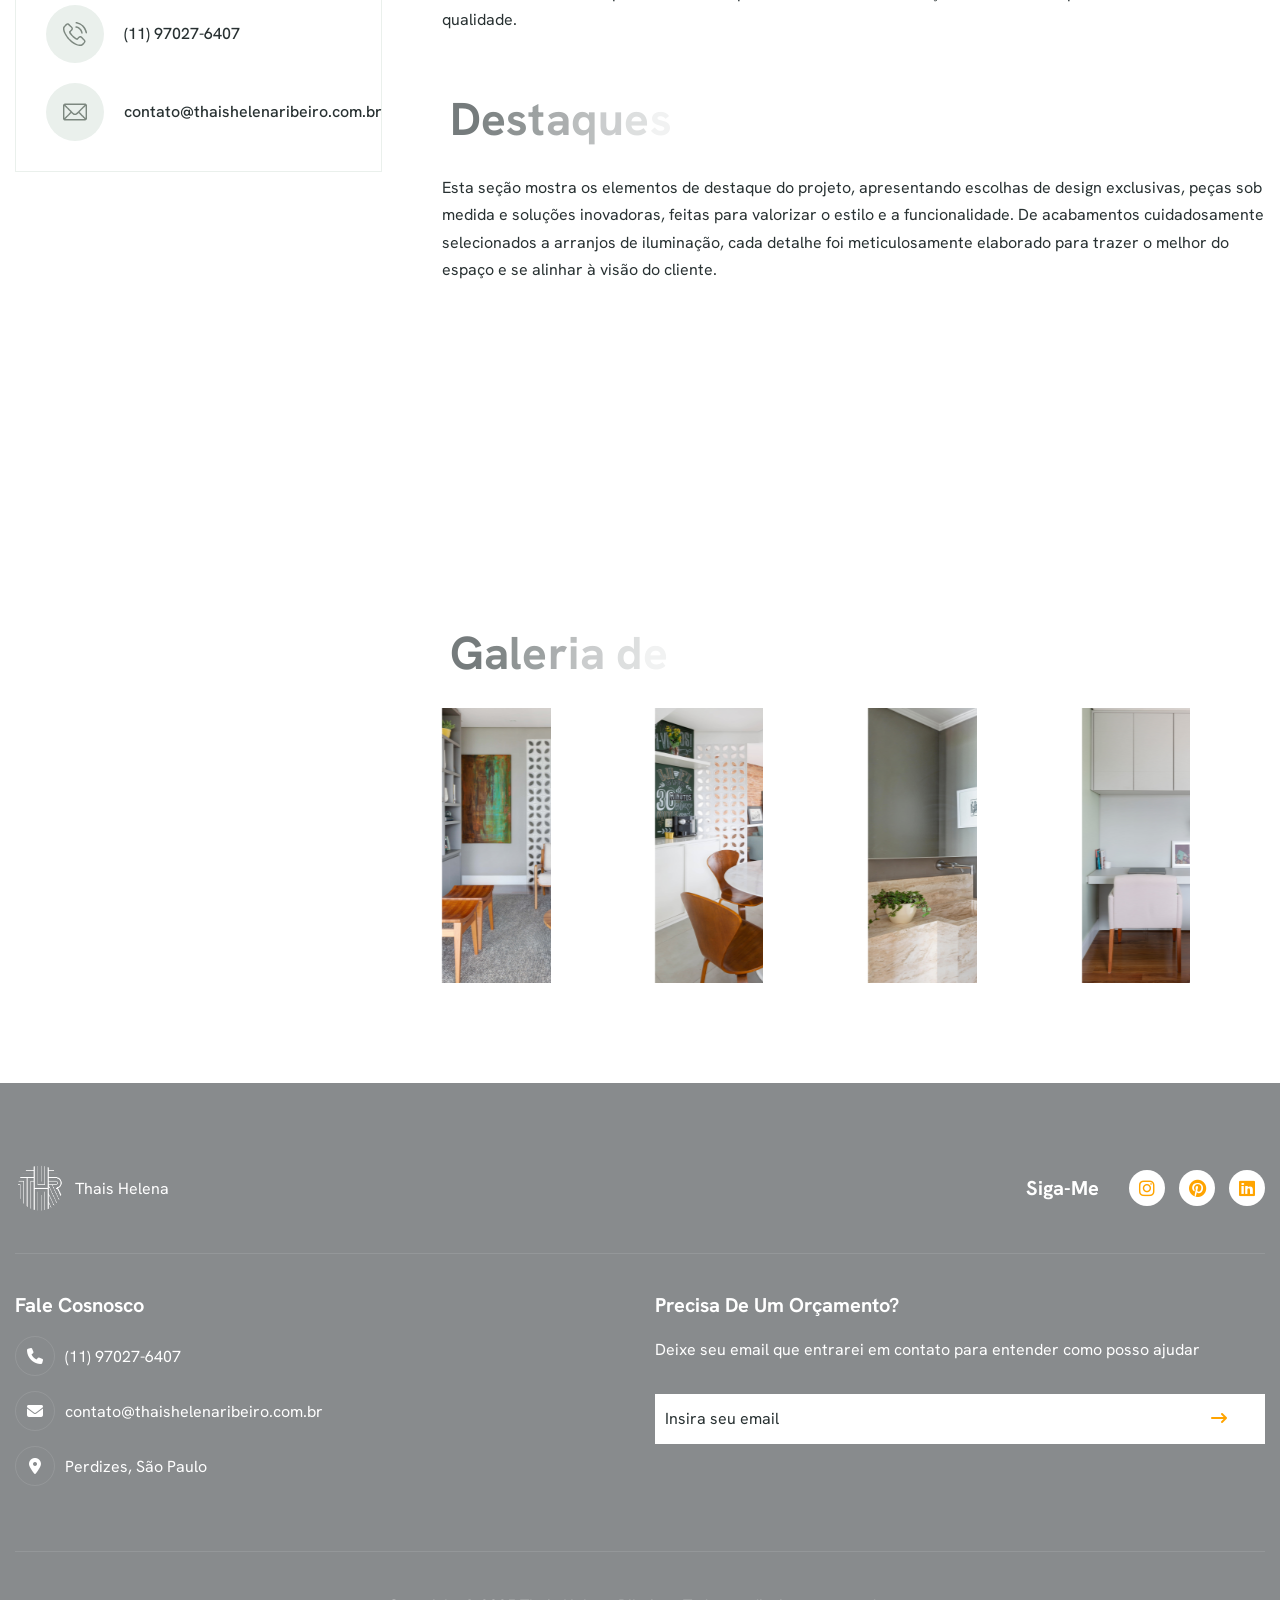
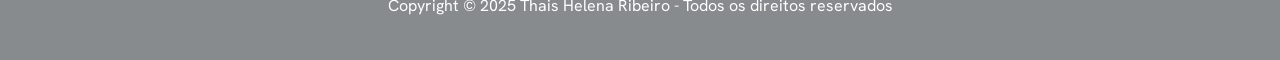
<file: project-three.html>
<!DOCTYPE html>
<html lang="zxx">
<head>
	<!-- Meta -->
	<meta charset="utf-8">
	<meta http-equiv="X-UA-Compatible" content="IE=edge">
	<meta name="viewport" content="width=device-width, initial-scale=1.0, maximum-scale=1">
	<meta name="description" content="">
	<meta name="keywords" content="">
	<meta name="author" content="Awaiken">
	<!-- Page Title -->
    <title>Thais Helena</title>
    <!-- Favicon Icon -->
    <link rel="shortcut icon" type="image/png" href="images/logo/favicon.png">
	<!-- Google Fonts Css-->
	<link rel="preconnect" href="https://fonts.googleapis.com">
    <link rel="preconnect" href="https://fonts.gstatic.com" crossorigin>
    <link href="https://fonts.googleapis.com/css2?family=Hanken+Grotesk:ital,wght@0,100..900;1,100..900&display=swap" rel="stylesheet">
	<!-- Bootstrap Css -->
	<link href="css/bootstrap.min.css" rel="stylesheet" media="screen">
	<!-- SlickNav Css -->
	<link href="css/slicknav.min.css" rel="stylesheet">
	<!-- Swiper Css -->
	<link rel="stylesheet" href="css/swiper-bundle.min.css">
	<!-- Font Awesome Icon Css-->
	<link href="css/all.min.css" rel="stylesheet" media="screen">
	<!-- Animated Css -->
	<link href="css/animate.css" rel="stylesheet">
    <!-- Magnific Popup Core Css File -->
	<link rel="stylesheet" href="css/magnific-popup.css">
	<!-- Mouse Cursor Css File -->
	<link rel="stylesheet" href="css/mousecursor.css">
	<!-- Main Custom Css -->
	<link href="css/custom.css" rel="stylesheet" media="screen">
</head>
<body>

 <!-- Preloader Start -->
    <div class="preloader">
        <div class="loading-container">
            <div class="loading"></div>
            <div id="loading-icon"><img src="images/logo/logo.png" alt=""></div>
        </div>
    </div>
    <!-- Preloader End -->

    <!-- whatsapp button start -->
    <div class="whatsapp">
        <a href="https://wa.me/5511970276407" target="_blank">
            <button><i class="fa-brands fa-whatsapp"></i></button>
        </a>
    </div>
    <!-- whatsapp button end -->

    <!-- Header Start -->
    <header class="main-header">
        <div class="header-sticky">
            <nav class="container">
                <div class="navbar navbar-expand-lg">
                    <!-- Logo Start -->
                    <a class="navbar-brand" href="./">
                        <img src="images/logo/black-logo.png" alt="Logo"> <span>Thais Helena</span>
                    </a>
                    <!-- Logo End -->

                    <!-- Main Menu Start -->
                    <div class="collapse navbar-collapse main-menu">
                        <div class="nav-menu-wrapper">
                            <ul class="navbar-nav mr-auto" id="menu">
                                <li class="nav-item"><a class="nav-link" href="./">Home</a></li>
                            </ul>
                        </div>
                        <!-- Header Btn Start -->
                        <div class="header-btn d-inline-flex">
                            <a href="https://wa.me/5511970276407" target="_blank"
                                class="btn-default whatsappBtn">Whatsapp</a>
                        </div>
                        <!-- Header Btn End -->
                    </div>
                    <!-- Main Menu End -->
                    <div class="navbar-toggle"></div>
                </div>
            </nav>
            <div class="responsive-menu"></div>
        </div>
    </header>
    <!-- Header End -->

    <!-- Page Header Start -->
	<div class="page-header parallaxie project-three">
		<div class="container">
			<div class="row">
				<div class="col-lg-12">
					<!-- Page Header Box Start -->
					<div class="page-header-box">
						<h1 class="text-anime-style-2" data-cursor="-opaque">Urban retreat</h1>
						<nav class="wow fadeInUp">
							<ol class="breadcrumb">
								<li class="breadcrumb-item"><a href="./">home</a></li>
							</ol>
						</nav>
					</div>
					<!-- Page Header Box End -->
				</div>
			</div>
		</div>
	</div>
	<!-- Page Header End -->

    <!-- Page Project Single Start -->
    <div class="page-project-single">
        <div class="container">
            <div class="row">
                <div class="col-lg-4">
                    <!-- Project Sidebar Start -->
                    <div class="project-single-sidebar">
                        <!-- Project Detail List Start -->
                       <div class="project-detail-list wow fadeInUp">
                            <!-- Project Detail Item Start -->
                            <div class="project-detail-item">
                                <div class="icon-box">
                                    <i class="fa-regular fa-calendar"></i>
                                </div>
                                <div class="project-detail-content">
                                    <h3>data do projeto:</h3>
                                    <p>15 de novembro de 2024</p>
                                </div>
                            </div>
                            <!-- Project Detail Item End -->

                            <!-- Project Detail Item Start -->
                            <div class="project-detail-item">
                                <div class="icon-box">
                                    <i class="fa-regular fa-clock"></i>
                                </div>
                                <div class="project-detail-content">
                                    <h3>duração do projeto:</h3>
                                    <p>12 horas / semana</p>
                                </div>
                            </div>
                            <!-- Project Detail Item End -->

                            <!-- Project Detail Item Start -->
                            <div class="project-detail-item">
                                <div class="icon-box">
                                    <i class="fa-regular fa-circle-check"></i>
                                </div>
                                <div class="project-detail-content">
                                    <h3>categoria:</h3>
                                    <p>reforma de interiores residenciais</p>
                                </div>
                            </div>
                            <!-- Project Detail Item End -->

                            <!-- Project Detail Item Start -->
                            <div class="project-detail-item">
                                <div class="icon-box">
                                    <i class="fa-regular fa-user"></i>
                                </div>
                                <div class="project-detail-content">
                                    <h3>cliente / empresa:</h3>
                                    <p>luxe interiores</p>
                                </div>
                            </div>
                            <!-- Project Detail Item End -->

                            <!-- Project Detail Item Start -->
                            <div class="project-detail-item">
                                <div class="icon-box">
                                    <i class="fa-solid fa-location-dot"></i>
                                </div>
                                <div class="project-detail-content">
                                    <h3>local do projeto:</h3>
                                    <p>avenida maple, 789, cidade design</p>
                                </div>
                            </div>
                            <!-- Project Detail Item End -->
                        </div>
                        <!-- Project Detail List End -->

                        <!-- Sidebar CTA Box Start -->
                        <div class="sidebar-cta-box wow fadeInUp" data-wow-delay="0.2s">
                            <!-- Sidebar CTA Image Start -->
                            <div class="sidebar-cta-image">
                                <div class="image-anime">
                                    <img src="./images/gallery/3/6F9B9551_Julia_Ribeiro_Fotografia.JPG" alt="">
                                </div>
                            </div>
                            <!-- Sidebar CTA Image End -->

                            <!-- Sidebar CTA Body Start -->
                            <div class="sidebar-cta-Body">
                                <!-- Sidebar CTA Content Start -->
                                 <div class="sidebar-cta-content">
                                    <h3>como podemos ajudar</h3>
                                    <p>Se precisar de ajuda, não hesite em nos contatar.</p>
                                </div>
                                <!-- Sidebar CTA Content End -->

                                <!-- Sidebar CTA Contact Start -->
                                 <div class="sidebar-cta-contact">
                                    <!-- Sidebar CTA Contact Item Start -->
                                    <div class="sidebar-cta-contact-item">
                                        <div class="icon-box">
                                            <img src="images/icon-phone.svg" alt="">
                                        </div>
                                        <div class="cta-contact-item-content">
                                            <p>(11) 97027-6407</p>
                                        </div>
                                    </div>
                                    <!-- Sidebar CTA Contact Item Start -->

                                    <!-- Sidebar CTA Contact Item Start -->
                                    <div class="sidebar-cta-contact-item">
                                        <div class="icon-box">
                                            <img src="images/icon-mail.svg" alt="">
                                        </div>
                                        <div class="cta-contact-item-content">
                                            <p>contato@thaishelenaribeiro.com.br</p>
                                        </div>
                                    </div>
                                    <!-- Sidebar CTA Contact Item Start -->
                                </div>
                                <!-- Sidebar CTA Contact End -->
                            </div>
                            <!-- Sidebar CTA Body End -->
                        </div>
                        <!-- Sidebar CTA Box End -->
                    </div>
                    <!-- Project Sidebar End -->
                </div>

                <div class="col-lg-8">
                    <!-- Project Single Content Start -->
                    <div class="project-single-content">
                        <!-- Project Single Image Start -->
                        <div class="project-single-image">
                            <figure class="image-anime reveal">
                                <img src="./images/gallery/3/6F9B9511_Julia_Ribeiro_FotografiaAnd2more_Natural.JPG" alt="">
                            </figure>
                        </div>
                        <!-- Project Single Image End -->

                        <!-- Project Entry Start -->
                        <div class="project-entry">
                            <!-- Project Information Start -->
                            <div class="project-info">
                                <h2 class="text-anime-style-2">Sobre o projeto</h2>
                                <p class="wow fadeInUp">Este projeto foi uma transformação completa de um espaço para atender à visão do cliente de um interior moderno, funcional e esteticamente agradável. Nossa equipe focou na integração de elementos sob medida, maximizando o espaço e garantindo que cada detalhe valorizasse tanto o estilo quanto a praticidade. O resultado é uma área lindamente projetada que reflete o gosto e o estilo de vida únicos do cliente.</p>
                                <p class="wow fadeInUp" data-wow-delay="0.2s">Neste projeto, buscamos criar uma mistura harmoniosa de elegância e funcionalidade, feita sob medida para as preferências do cliente. Cada aspecto, da seleção de materiais às paletas de cores, foi cuidadosamente curado para valorizar o ambiente e a utilidade do espaço. Nosso objetivo foi criar um ambiente acolhedor e convidativo que refletisse uma filosofia de design sofisticada, mas que atendesse às necessidades do dia a dia. O projeto se destaca como um exemplo do nosso compromisso em oferecer soluções de interiores personalizadas e de alta qualidade.</p>
                            </div>
                            <!-- Project Information End -->

                            <!-- Project Design Information Start -->
                            <div class="project-design-info">
                                <h2 class="text-anime-style-2">Destaques do Design</h2>
                                <p class="wow fadeInUp" data-wow-delay="0.2s">Esta seção mostra os elementos de destaque do projeto, apresentando escolhas de design exclusivas, peças sob medida e soluções inovadoras, feitas para valorizar o estilo e a funcionalidade. De acabamentos cuidadosamente selecionados a arranjos de iluminação, cada detalhe foi meticulosamente elaborado para trazer o melhor do espaço e se alinhar à visão do cliente.</p>
                                <ul class="wow fadeInUp" data-wow-delay="0.4s">
                                    <li>Armários e estantes personalizados foram projetados para maximizar o armazenamento, mantendo um visual moderno e elegante.</li>
                                    <li>A iluminação ambiente foi estrategicamente colocada para valorizar o clima e destacar áreas importantes.</li>
                                    <li>Texturas e acabamentos foram cuidadosamente escolhidos para adicionar profundidade e calor a cada ambiente.</li>
                                    <li>Uma paleta de cores neutra foi acentuada com elementos marcantes para um toque equilibrado e atemporal.</li>
                                    <li>Materiais de alta qualidade foram utilizados para garantir durabilidade e elegância em cada detalhe.</li>
                                </ul>
                            </div>
                            <!-- Project Design Information End -->

                            <!-- Project Gallery Images Start -->
                            <div class="project-gallery gallery-items">
                                <h2 class="text-anime-style-2">Galeria de Projetos</h2>

                                <div class="project-gallery-images">
                                    <!-- Project Gallery img Start -->
                                    <div class="project-gallery-img wow fadeInUp" data-cursor-text="View">
                                        <a href="./images/gallery/3/6F9B9514_Julia_Ribeiro_FotografiaAnd2more_Natural 2.JPG">
                                            <figure class="image-anime reveal">
                                                <img src="./images/gallery/3/6F9B9514_Julia_Ribeiro_FotografiaAnd2more_Natural 2.JPG" alt="">
                                            </figure>
                                        </a>
                                    </div>
                                    <!-- Project Gallery img End -->

                                    <!-- Project Gallery img Start -->
                                    <div class="project-gallery-img wow fadeInUp" data-cursor-text="View">
                                        <a href="./images/gallery/3/6F9B9609_Julia_Ribeiro_Fotografia.JPG">
                                            <figure class="image-anime reveal">
                                                <img src="./images/gallery/3/6F9B9609_Julia_Ribeiro_Fotografia.JPG" alt="">
                                            </figure>
                                        </a>
                                    </div>
                                    <!-- Project Gallery img End -->

                                    <!-- Project Gallery img Start -->
                                    <div class="project-gallery-img wow fadeInUp" data-cursor-text="View">
                                        <a href="./images/gallery/3/6F9B9677_Julia_Ribeiro_FotografiaAnd1more_Natural.JPG">
                                            <figure class="image-anime reveal">
                                                <img src="./images/gallery/3/6F9B9677_Julia_Ribeiro_FotografiaAnd1more_Natural.JPG" alt="">
                                            </figure>
                                        </a>
                                    </div>
                                    <!-- Project Gallery img End -->

                                    <!-- Project Gallery img Start -->
                                    <div class="project-gallery-img wow fadeInUp" data-cursor-text="View">
                                        <a href="./images/gallery/3/6F9B9747_Julia_Ribeiro_Fotografia.JPG">
                                            <figure class="image-anime reveal">
                                                <img src="./images/gallery/3/6F9B9747_Julia_Ribeiro_Fotografia.JPG" alt="">
                                            </figure>
                                        </a>
                                    </div>
                                    <!-- Project Gallery img End -->
                                </div>
                            </div>
                            <!-- Project Gallery Images End -->
                        </div>
                        <!-- Project Entry End -->
                    </div>
                    <!-- Project Single Content End -->
                </div>
            </div>
        </div>
    </div>
    <!-- Page Project Single End -->

   <!-- Footer Start -->
    <footer class="main-footer">
        <div class="container">
            <div class="row">
                <div class="col-lg-12">
                    <!-- Footer Header Start -->
                    <div class="footer-header">
                        <div class="row align-items-center">
                            <div class="col-md-6">
                                <!-- Footer Logo Start -->
                                <div class="footer-logo">
                                    <img src="images/logo/logo.png" alt="Logo"> <span>Thais Helena</span>
                                </div>
                                <!-- Footer Logo End -->
                            </div>

                            <div class="col-md-6">
                                <!-- Footer Social Link Start -->
                                <div class="footer-social-links">
                                    <div class="footer-social-link-title">
                                        <h3>Siga-me</h3>
                                    </div>
                                    <ul>
                                         <li><a href="https://www.instagram.com/thaishelenaribeiro.arq/"  target="_blank"><i class="fa-brands fa-instagram"></i></a></li>
                                        <li><a href="https://br.pinterest.com/thaishelenaribeiroarq/" target="_blank"><i
                                                    class="fa-brands fa-pinterest"></i></a></li>
                                        <li><a href="https://www.linkedin.com/in/tha%C3%ADs-helena-ribeiro-7a189252/"
                                                target="_blank"><i class="fa-brands fa-linkedin"></i></a></li>
                                    </ul>
                                </div>
                                <!-- Footer Social Link End -->
                            </div>
                        </div>
                    </div>
                    <!-- Footer Header End -->
                </div>

               
                <div class="col-lg-6 col-md-6">
                    <!-- Footer Contact Box Start -->
                    <div class="footer-contact-box footer-links">
                        <h3>Fale Cosnosco</h3>
                        <!-- Footer Contact Item Start -->
                        <div class="footer-contact-item">
                            <div class="icon-box">
                                <i class="fa-solid fa-phone"></i>
                            </div>
                            <div class="footer-contact-content">
                                <p>(11) 97027-6407</p>
                            </div>
                        </div>
                        <!-- Footer Contact Item End -->

                        <!-- Footer Contact Item Start -->
                        <div class="footer-contact-item">
                            <div class="icon-box">
                                <i class="fa-solid fa-envelope"></i>
                            </div>
                            <div class="footer-contact-content">
                                <p>contato@thaishelenaribeiro.com.br</p>
                            </div>
                        </div>
                        <!-- Footer Contact Item End -->

                        <!-- Footer Contact Item Start -->
                        <div class="footer-contact-item">
                            <div class="icon-box">
                                <i class="fa-solid fa-location-dot"></i>
                            </div>
                            <div class="footer-contact-content">
                                <p>Perdizes, São Paulo</p>
                            </div>
                        </div>
                        <!-- Footer Contact Item End -->
                    </div>
                    <!-- Footer Contact Box End -->
                </div>

                <div class="col-lg-6 col-md-6">
                    <!-- Footer Newsletter Form Start -->
                    <div class="footer-latest-news footer-links">
                        <h3>Precisa de um orçamento?</h3>

                        <div class="footer-newsletter-form">
                            <p>Deixe seu email que entrarei em contato para entender como posso ajudar</p>

                            <form id="newslettersForm" action="#" method="POST">
                                <div class="form-group">
                                    <input type="email" name="email" class="form-control" id="mail"
                                        placeholder="Insira seu email" required>
                                    <button type="submit"><i class="fa-solid fa-arrow-right-long"></i> </button>
                                </div>
                            </form>
                        </div>
                    </div>
                    <!-- Footer Newsletter Form End -->
                </div>
            </div>

            <!-- Footer Copyright Section Start -->
            <div class="footer-copyright">
                <div class="row">
                    <div class="col-md-12">
                        <!-- Footer Copyright Start -->
                        <div class="footer-copyright-text">
                            <p>Copyright © 2025 Thais Helena Ribeiro - Todos os direitos reservados</p>
                        </div>
                        <!-- Footer Copyright End -->
                    </div>
                </div>
            </div>
            <!-- Footer Copyright Section End -->
        </div>
    </footer>
    <!-- Footer End -->

    <!-- Jquery Library File -->
    <script src="js/jquery-3.7.1.min.js"></script>
    <!-- Bootstrap js file -->
    <script src="js/bootstrap.min.js"></script>
    <!-- Validator js file -->
    <script src="js/validator.min.js"></script>
    <!-- SlickNav js file -->
    <script src="js/jquery.slicknav.js"></script>
    <!-- Swiper js file -->
    <script src="js/swiper-bundle.min.js"></script>
    <!-- Counter js file -->
    <script src="js/jquery.waypoints.min.js"></script>
    <script src="js/jquery.counterup.min.js"></script>
    <!-- Isotop js file -->
	<script src="js/isotope.min.js"></script>
    <!-- Magnific js file -->
    <script src="js/jquery.magnific-popup.min.js"></script>
    <!-- SmoothScroll -->
    <script src="js/SmoothScroll.js"></script>
    <!-- Parallax js -->
    <script src="js/parallaxie.js"></script>
    <!-- MagicCursor js file -->
    <script src="js/gsap.min.js"></script>
    <script src="js/magiccursor.js"></script>
    <!-- Text Effect js file -->
    <script src="js/SplitText.js"></script>
    <script src="js/ScrollTrigger.min.js"></script>
    <!-- YTPlayer js File -->
    <script src="js/jquery.mb.YTPlayer.min.js"></script>
    <!-- Wow js file -->
    <script src="js/wow.min.js"></script>
    <!-- Main Custom js file -->
    <script src="js/function.js"></script>
</body>
</html>
</file>
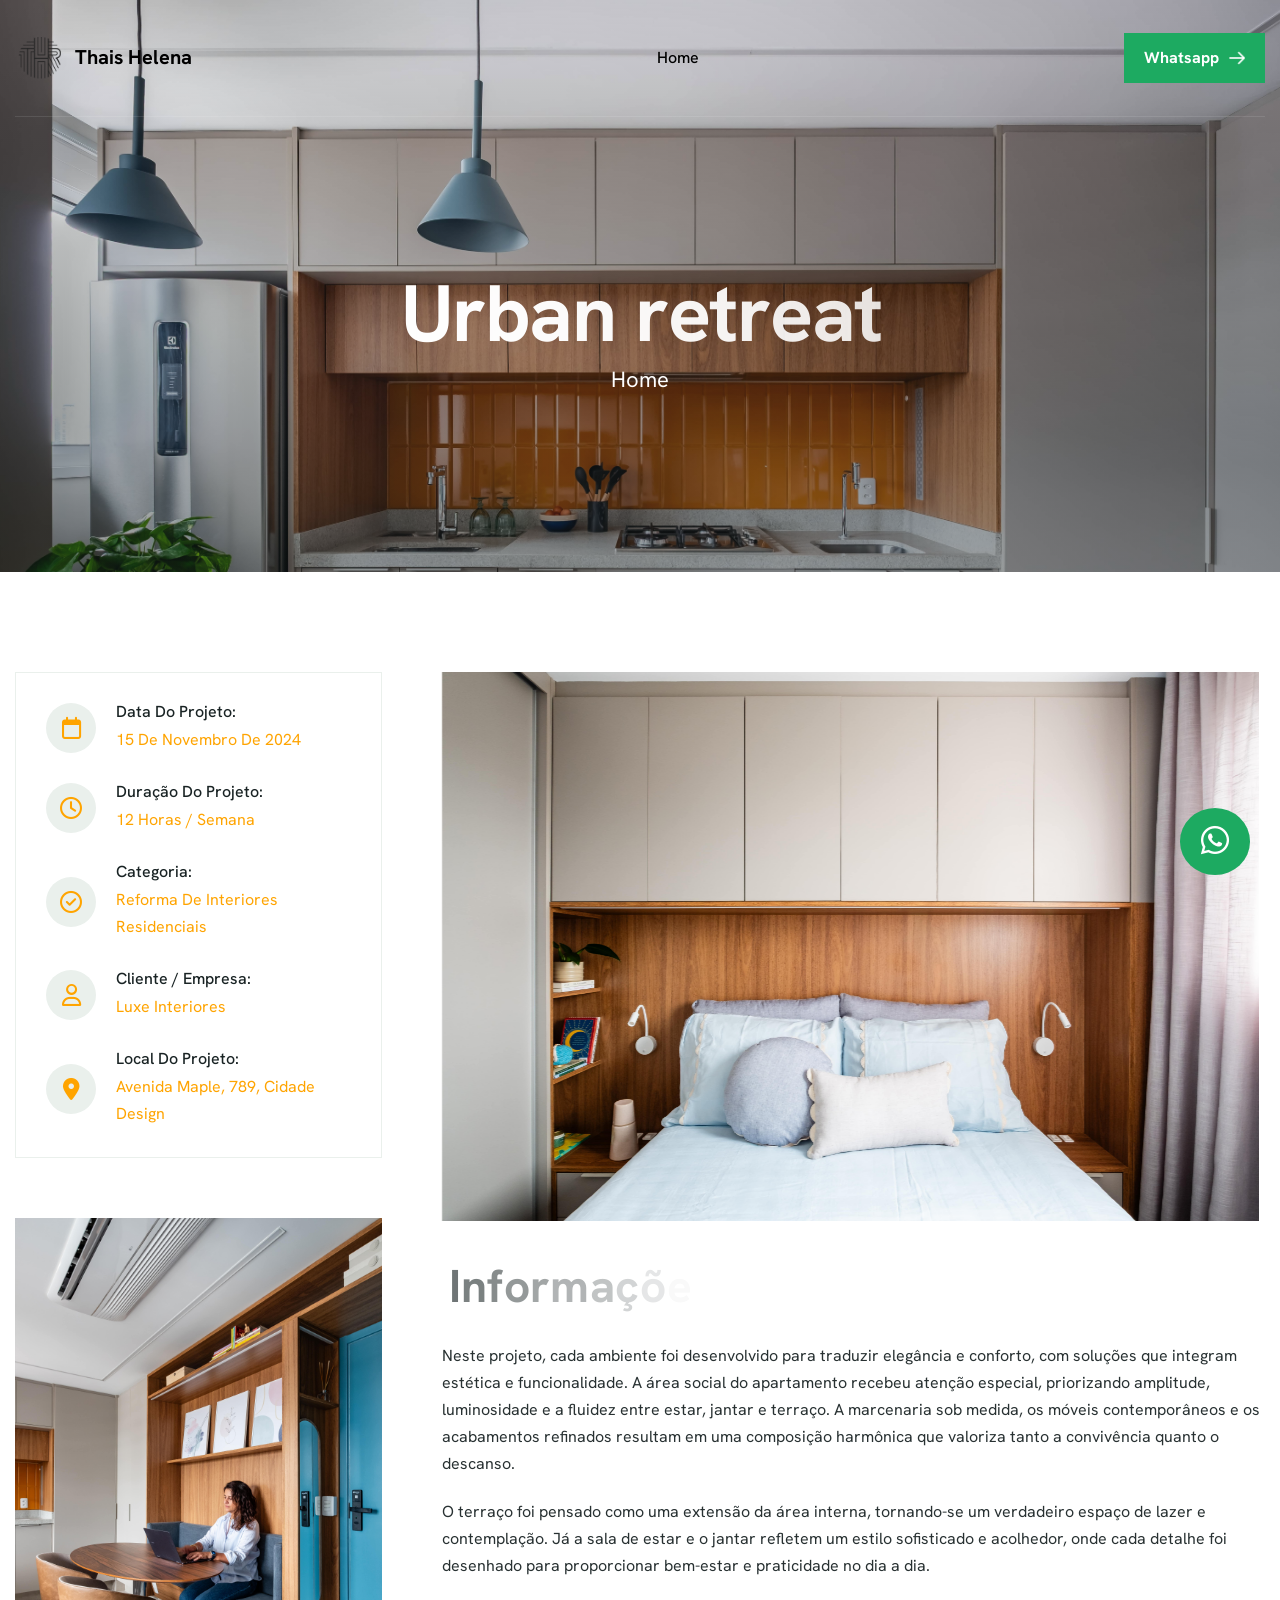
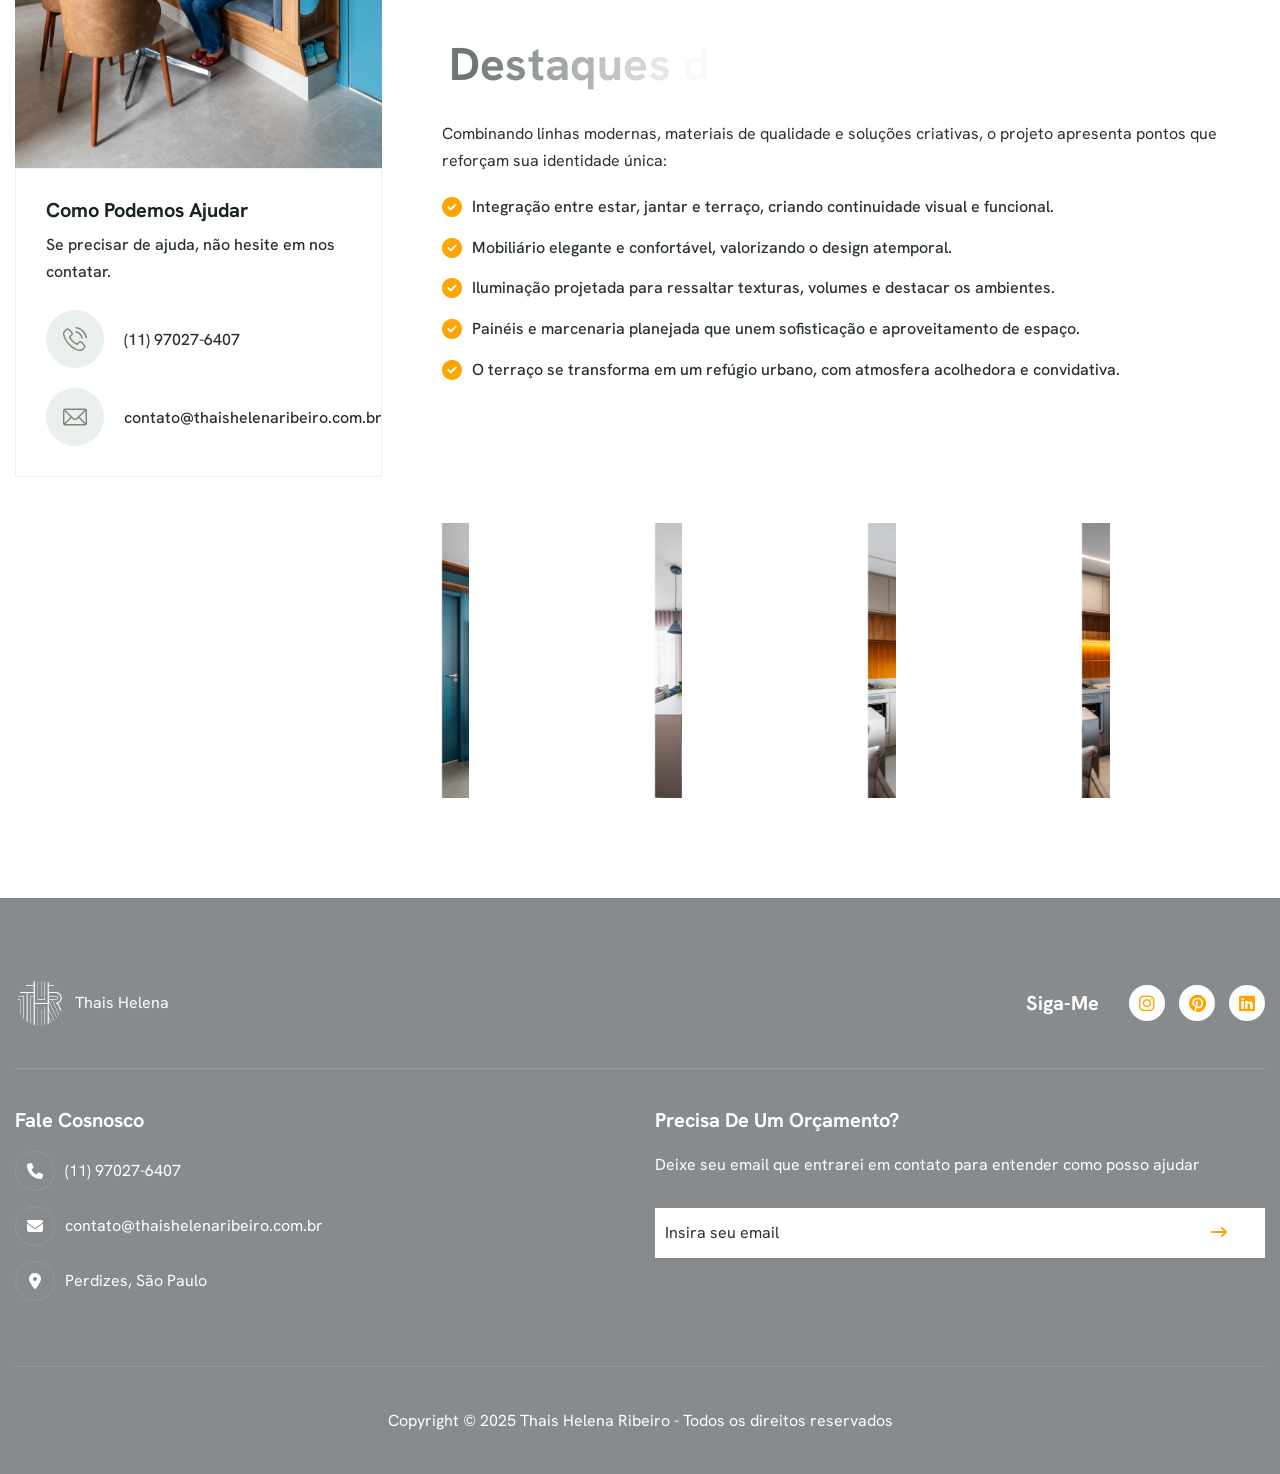
<file: project-two.html>
<!DOCTYPE html>
<html lang="zxx">
<head>
	<!-- Meta -->
	<meta charset="utf-8">
	<meta http-equiv="X-UA-Compatible" content="IE=edge">
	<meta name="viewport" content="width=device-width, initial-scale=1.0, maximum-scale=1">
	<meta name="description" content="">
	<meta name="keywords" content="">
	<meta name="author" content="Awaiken">
	<!-- Page Title -->
    <title>Thais Helena</title>
    <!-- Favicon Icon -->
    <link rel="shortcut icon" type="image/png" href="images/logo/favicon.png">
	<!-- Google Fonts Css-->
	<link rel="preconnect" href="https://fonts.googleapis.com">
    <link rel="preconnect" href="https://fonts.gstatic.com" crossorigin>
    <link href="https://fonts.googleapis.com/css2?family=Hanken+Grotesk:ital,wght@0,100..900;1,100..900&display=swap" rel="stylesheet">
	<!-- Bootstrap Css -->
	<link href="css/bootstrap.min.css" rel="stylesheet" media="screen">
	<!-- SlickNav Css -->
	<link href="css/slicknav.min.css" rel="stylesheet">
	<!-- Swiper Css -->
	<link rel="stylesheet" href="css/swiper-bundle.min.css">
	<!-- Font Awesome Icon Css-->
	<link href="css/all.min.css" rel="stylesheet" media="screen">
	<!-- Animated Css -->
	<link href="css/animate.css" rel="stylesheet">
    <!-- Magnific Popup Core Css File -->
	<link rel="stylesheet" href="css/magnific-popup.css">
	<!-- Mouse Cursor Css File -->
	<link rel="stylesheet" href="css/mousecursor.css">
	<!-- Main Custom Css -->
	<link href="css/custom.css" rel="stylesheet" media="screen">
</head>
<body>

 <!-- Preloader Start -->
    <div class="preloader">
        <div class="loading-container">
            <div class="loading"></div>
            <div id="loading-icon"><img src="images/logo/logo.png" alt=""></div>
        </div>
    </div>
    <!-- Preloader End -->

    <!-- whatsapp button start -->
    <div class="whatsapp">
        <a href="https://wa.me/5511970276407" target="_blank">
            <button><i class="fa-brands fa-whatsapp"></i></button>
        </a>
    </div>
    <!-- whatsapp button end -->

    <!-- Header Start -->
    <header class="main-header">
        <div class="header-sticky">
            <nav class="container">
                <div class="navbar navbar-expand-lg">
                    <!-- Logo Start -->
                    <a class="navbar-brand" href="./">
                        <img src="images/logo/black-logo.png" alt="Logo"> <span>Thais Helena</span>
                    </a>
                    <!-- Logo End -->

                    <!-- Main Menu Start -->
                    <div class="collapse navbar-collapse main-menu">
                        <div class="nav-menu-wrapper">
                            <ul class="navbar-nav mr-auto" id="menu">
                                <li class="nav-item"><a class="nav-link" href="./">Home</a></li>
                            </ul>
                        </div>
                        <!-- Header Btn Start -->
                        <div class="header-btn d-inline-flex">
                            <a href="https://wa.me/5511970276407" target="_blank"
                                class="btn-default whatsappBtn">Whatsapp</a>
                        </div>
                        <!-- Header Btn End -->
                    </div>
                    <!-- Main Menu End -->
                    <div class="navbar-toggle"></div>
                </div>
            </nav>
            <div class="responsive-menu"></div>
        </div>
    </header>
    <!-- Header End -->

    <!-- Page Header Start -->
	<div class="page-header parallaxie project-two">
		<div class="container">
			<div class="row">
				<div class="col-lg-12">
					<!-- Page Header Box Start -->
					<div class="page-header-box">
						<h1 class="text-anime-style-2" data-cursor="-opaque">Urban retreat</h1>
						<nav class="wow fadeInUp">
							<ol class="breadcrumb">
								<li class="breadcrumb-item"><a href="./">home</a></li>
							</ol>
						</nav>
					</div>
					<!-- Page Header Box End -->
				</div>
			</div>
		</div>
	</div>
	<!-- Page Header End -->

    <!-- Page Project Single Start -->
    <div class="page-project-single">
        <div class="container">
            <div class="row">
                <div class="col-lg-4">
                    <!-- Project Sidebar Start -->
                    <div class="project-single-sidebar">
                        <!-- Project Detail List Start -->
                         <div class="project-detail-list wow fadeInUp">
                            <!-- Project Detail Item Start -->
                            <div class="project-detail-item">
                                <div class="icon-box">
                                    <i class="fa-regular fa-calendar"></i>
                                </div>
                                <div class="project-detail-content">
                                    <h3>data do projeto:</h3>
                                    <p>15 de novembro de 2024</p>
                                </div>
                            </div>
                            <!-- Project Detail Item End -->

                            <!-- Project Detail Item Start -->
                            <div class="project-detail-item">
                                <div class="icon-box">
                                    <i class="fa-regular fa-clock"></i>
                                </div>
                                <div class="project-detail-content">
                                    <h3>duração do projeto:</h3>
                                    <p>12 horas / semana</p>
                                </div>
                            </div>
                            <!-- Project Detail Item End -->

                            <!-- Project Detail Item Start -->
                            <div class="project-detail-item">
                                <div class="icon-box">
                                    <i class="fa-regular fa-circle-check"></i>
                                </div>
                                <div class="project-detail-content">
                                    <h3>categoria:</h3>
                                    <p>reforma de interiores residenciais</p>
                                </div>
                            </div>
                            <!-- Project Detail Item End -->

                            <!-- Project Detail Item Start -->
                            <div class="project-detail-item">
                                <div class="icon-box">
                                    <i class="fa-regular fa-user"></i>
                                </div>
                                <div class="project-detail-content">
                                    <h3>cliente / empresa:</h3>
                                    <p>luxe interiores</p>
                                </div>
                            </div>
                            <!-- Project Detail Item End -->

                            <!-- Project Detail Item Start -->
                            <div class="project-detail-item">
                                <div class="icon-box">
                                    <i class="fa-solid fa-location-dot"></i>
                                </div>
                                <div class="project-detail-content">
                                    <h3>local do projeto:</h3>
                                    <p>avenida maple, 789, cidade design</p>
                                </div>
                            </div>
                            <!-- Project Detail Item End -->
                        </div>
                        <!-- Project Detail List End -->

                        <!-- Sidebar CTA Box Start -->
                        <div class="sidebar-cta-box wow fadeInUp" data-wow-delay="0.2s">
                            <!-- Sidebar CTA Image Start -->
                            <div class="sidebar-cta-image">
                                <div class="image-anime">
                                    <img src="./images/gallery/2//sem_título-8576.jpg" alt="">
                                </div>
                            </div>
                            <!-- Sidebar CTA Image End -->

                            <!-- Sidebar CTA Body Start -->
                            <div class="sidebar-cta-Body">
                                <!-- Sidebar CTA Content Start -->
                                <div class="sidebar-cta-content">
                                    <h3>como podemos ajudar</h3>
                                    <p>Se precisar de ajuda, não hesite em nos contatar.</p>
                                </div>
                                <!-- Sidebar CTA Content End -->

                                <!-- Sidebar CTA Contact Start -->
                                  <div class="sidebar-cta-contact">
                                    <!-- Sidebar CTA Contact Item Start -->
                                    <div class="sidebar-cta-contact-item">
                                        <div class="icon-box">
                                            <img src="images/icon-phone.svg" alt="">
                                        </div>
                                        <div class="cta-contact-item-content">
                                            <p>(11) 97027-6407</p>
                                        </div>
                                    </div>
                                    <!-- Sidebar CTA Contact Item Start -->

                                    <!-- Sidebar CTA Contact Item Start -->
                                    <div class="sidebar-cta-contact-item">
                                        <div class="icon-box">
                                            <img src="images/icon-mail.svg" alt="">
                                        </div>
                                        <div class="cta-contact-item-content">
                                            <p>contato@thaishelenaribeiro.com.br</p>
                                        </div>
                                    </div>
                                    <!-- Sidebar CTA Contact Item Start -->
                                </div>
                                <!-- Sidebar CTA Contact End -->
                            </div>
                            <!-- Sidebar CTA Body End -->
                        </div>
                        <!-- Sidebar CTA Box End -->
                    </div>
                    <!-- Project Sidebar End -->
                </div>

                <div class="col-lg-8">
                    <!-- Project Single Content Start -->
                    <div class="project-single-content">
                        <!-- Project Single Image Start -->
                        <div class="project-single-image">
                            <figure class="image-anime reveal">
                                <img src="./images/gallery/2/sem_título-8483.jpg" alt="">
                            </figure>
                        </div>
                        <!-- Project Single Image End -->

                        <!-- Project Entry Start -->
                        <div class="project-entry">
                            <!-- Project Information Start -->
                            <div class="project-info">
                                <h2 class="text-anime-style-2">Informações do projeto</h2>
                                <p class="wow fadeInUp">Neste projeto, cada ambiente foi desenvolvido para traduzir elegância e conforto, com soluções que integram estética e funcionalidade. A área social do apartamento recebeu atenção especial, priorizando amplitude, luminosidade e a fluidez entre estar, jantar e terraço. A marcenaria sob medida, os móveis contemporâneos e os acabamentos refinados resultam em uma composição harmônica que valoriza tanto a convivência quanto o descanso.</p>
                                <p class="wow fadeInUp" data-wow-delay="0.2s">O terraço foi pensado como uma extensão da área interna, tornando-se um verdadeiro espaço de lazer e contemplação. Já a sala de estar e o jantar refletem um estilo sofisticado e acolhedor, onde cada detalhe foi desenhado para proporcionar bem-estar e praticidade no dia a dia.</p>
                            </div>
                            <!-- Project Information End -->

                            <!-- Project Design Information Start -->
                            <div class="project-design-info">
                                <h2 class="text-anime-style-2">Destaques do design</h2>
                                <p class="wow fadeInUp" data-wow-delay="0.2s">Combinando linhas modernas, materiais de qualidade e soluções criativas, o projeto apresenta pontos que reforçam sua identidade única:</p>
                                <ul class="wow fadeInUp" data-wow-delay="0.4s">
                                    <li>Integração entre estar, jantar e terraço, criando continuidade visual e funcional.</li>
                                    <li>Mobiliário elegante e confortável, valorizando o design atemporal.</li>
                                    <li>Iluminação projetada para ressaltar texturas, volumes e destacar os ambientes.</li>
                                    <li>Painéis e marcenaria planejada que unem sofisticação e aproveitamento de espaço.</li>
                                    <li>O terraço se transforma em um refúgio urbano, com atmosfera acolhedora e convidativa.</li>
                                </ul>
                            </div>
                            <!-- Project Design Information End -->

                            <!-- Project Gallery Images Start -->
                            <div class="project-gallery gallery-items">
                                <h2 class="text-anime-style-2">Galeria de Projetos</h2>

                                <div class="project-gallery-images">
                                    <!-- Project Gallery img Start -->
                                    <div class="project-gallery-img wow fadeInUp" data-cursor-text="View">
                                        <a href="./images/gallery/2/sem_título-8709.jpg">
                                            <figure class="image-anime reveal">
                                                <img src="./images/gallery/2/sem_título-8709.jpg" alt="">
                                            </figure>
                                        </a>
                                    </div>
                                    <!-- Project Gallery img End -->

                                    <!-- Project Gallery img Start -->
                                    <div class="project-gallery-img wow fadeInUp" data-cursor-text="View">
                                        <a href="./images/gallery/2/sem_título-8704-HDR.jpg">
                                            <figure class="image-anime reveal">
                                                <img src="./images/gallery/2/sem_título-8704-HDR.jpg" alt="">
                                            </figure>
                                        </a>
                                    </div>
                                    <!-- Project Gallery img End -->

                                    <!-- Project Gallery img Start -->
                                    <div class="project-gallery-img wow fadeInUp" data-cursor-text="View">
                                        <a href="./images/gallery/2/sem_título-8659.jpg">
                                            <figure class="image-anime reveal">
                                                <img src="./images/gallery/2/sem_título-8659.jpg" alt="">
                                            </figure>
                                        </a>
                                    </div>
                                    <!-- Project Gallery img End -->

                                    <!-- Project Gallery img Start -->
                                    <div class="project-gallery-img wow fadeInUp" data-cursor-text="View">
                                        <a href="./images/gallery/2/sem_título-8656.jpg">
                                            <figure class="image-anime reveal">
                                                <img src="./images/gallery/2/sem_título-8656.jpg" alt="">
                                            </figure>
                                        </a>
                                    </div>
                                    <!-- Project Gallery img End -->
                                </div>
                            </div>
                            <!-- Project Gallery Images End -->
                        </div>
                        <!-- Project Entry End -->
                    </div>
                    <!-- Project Single Content End -->
                </div>
            </div>
        </div>
    </div>
    <!-- Page Project Single End -->

   <!-- Footer Start -->
    <footer class="main-footer">
        <div class="container">
            <div class="row">
                <div class="col-lg-12">
                    <!-- Footer Header Start -->
                    <div class="footer-header">
                        <div class="row align-items-center">
                            <div class="col-md-6">
                                <!-- Footer Logo Start -->
                                <div class="footer-logo">
                                    <img src="images/logo/logo.png" alt="Logo"> <span>Thais Helena</span>
                                </div>
                                <!-- Footer Logo End -->
                            </div>

                            <div class="col-md-6">
                                <!-- Footer Social Link Start -->
                                <div class="footer-social-links">
                                    <div class="footer-social-link-title">
                                        <h3>Siga-me</h3>
                                    </div>
                                    <ul> 
                                        <li><a href="https://www.instagram.com/thaishelenaribeiro.arq/"  target="_blank"><i class="fa-brands fa-instagram"></i></a></li> 
                                        <li><a href="https://br.pinterest.com/thaishelenaribeiroarq/" target="_blank"><i
                                                    class="fa-brands fa-pinterest"></i></a></li>
                                        <li><a href="https://www.linkedin.com/in/tha%C3%ADs-helena-ribeiro-7a189252/"
                                                target="_blank"><i class="fa-brands fa-linkedin"></i></a></li>
                                    </ul>
                                </div>
                                <!-- Footer Social Link End -->
                            </div>
                        </div>
                    </div>
                    <!-- Footer Header End -->
                </div>

               
                <div class="col-lg-6 col-md-6">
                    <!-- Footer Contact Box Start -->
                    <div class="footer-contact-box footer-links">
                        <h3>Fale Cosnosco</h3>
                        <!-- Footer Contact Item Start -->
                        <div class="footer-contact-item">
                            <div class="icon-box">
                                <i class="fa-solid fa-phone"></i>
                            </div>
                            <div class="footer-contact-content">
                                <p>(11) 97027-6407</p>
                            </div>
                        </div>
                        <!-- Footer Contact Item End -->

                        <!-- Footer Contact Item Start -->
                        <div class="footer-contact-item">
                            <div class="icon-box">
                                <i class="fa-solid fa-envelope"></i>
                            </div>
                            <div class="footer-contact-content">
                                <p>contato@thaishelenaribeiro.com.br</p>
                            </div>
                        </div>
                        <!-- Footer Contact Item End -->

                        <!-- Footer Contact Item Start -->
                        <div class="footer-contact-item">
                            <div class="icon-box">
                                <i class="fa-solid fa-location-dot"></i>
                            </div>
                            <div class="footer-contact-content">
                                <p>Perdizes, São Paulo</p>
                            </div>
                        </div>
                        <!-- Footer Contact Item End -->
                    </div>
                    <!-- Footer Contact Box End -->
                </div>

                <div class="col-lg-6 col-md-6">
                    <!-- Footer Newsletter Form Start -->
                    <div class="footer-latest-news footer-links">
                        <h3>Precisa de um orçamento?</h3>

                        <div class="footer-newsletter-form">
                            <p>Deixe seu email que entrarei em contato para entender como posso ajudar</p>

                            <form id="newslettersForm" action="#" method="POST">
                                <div class="form-group">
                                    <input type="email" name="email" class="form-control" id="mail"
                                        placeholder="Insira seu email" required>
                                    <button type="submit"><i class="fa-solid fa-arrow-right-long"></i> </button>
                                </div>
                            </form>
                        </div>
                    </div>
                    <!-- Footer Newsletter Form End -->
                </div>
            </div>

            <!-- Footer Copyright Section Start -->
            <div class="footer-copyright">
                <div class="row">
                    <div class="col-md-12">
                        <!-- Footer Copyright Start -->
                        <div class="footer-copyright-text">
                            <p>Copyright © 2025 Thais Helena Ribeiro - Todos os direitos reservados</p>
                        </div>
                        <!-- Footer Copyright End -->
                    </div>
                </div>
            </div>
            <!-- Footer Copyright Section End -->
        </div>
    </footer>
    <!-- Footer End -->

    <!-- Jquery Library File -->
    <script src="js/jquery-3.7.1.min.js"></script>
    <!-- Bootstrap js file -->
    <script src="js/bootstrap.min.js"></script>
    <!-- Validator js file -->
    <script src="js/validator.min.js"></script>
    <!-- SlickNav js file -->
    <script src="js/jquery.slicknav.js"></script>
    <!-- Swiper js file -->
    <script src="js/swiper-bundle.min.js"></script>
    <!-- Counter js file -->
    <script src="js/jquery.waypoints.min.js"></script>
    <script src="js/jquery.counterup.min.js"></script>
    <!-- Isotop js file -->
	<script src="js/isotope.min.js"></script>
    <!-- Magnific js file -->
    <script src="js/jquery.magnific-popup.min.js"></script>
    <!-- SmoothScroll -->
    <script src="js/SmoothScroll.js"></script>
    <!-- Parallax js -->
    <script src="js/parallaxie.js"></script>
    <!-- MagicCursor js file -->
    <script src="js/gsap.min.js"></script>
    <script src="js/magiccursor.js"></script>
    <!-- Text Effect js file -->
    <script src="js/SplitText.js"></script>
    <script src="js/ScrollTrigger.min.js"></script>
    <!-- YTPlayer js File -->
    <script src="js/jquery.mb.YTPlayer.min.js"></script>
    <!-- Wow js file -->
    <script src="js/wow.min.js"></script>
    <!-- Main Custom js file -->
    <script src="js/function.js"></script>
</body>
</html>
</file>
<file: css/custom.css>
/* ----------------------------------------------------------------------------------------
* Author        : Awaiken
* Template Name : Inspaire - Architecture and Interior Design HTML Template
* File          : CSS File
* Version       : 1.0
* ---------------------------------------------------------------------------------------- */
/* INDEX
----------------------------------------------------------------------------------------
01. Global Variables
02. General css
03. Header css
04. Hero css
05. About Us css
06. Why Choose Us css
07. Our Services css
08. Intro Video css
09. Latest Project css
10. How We Work css
11. Our Skills css
12. Our Testimonials css
13. Our Blog css
14. Footer css
15. About Us Page css
16. Services Page css
17. Service Single css
18. Blog Archive css
19. Blog Single css
20. Project Page css
21. Project Single css
22. Image Gallery css
23. FAQs Page css
24. Contact Us Page css
25. 404 Error Page css 
26. Responsive css
-------------------------------------------------------------------------------------- */

/************************************/
/*** 	 01. Global Variables	  ***/
/************************************/

:root {
	--primary-color: #192324;
	--secondery-color: #F8F8F8;
	--text-color: #283132;
	--accent-color: #FFA400;
	--white-color: #FFFFFF;
	--divider-color: #EAF0EC;
	--dark-divider-color: #FFFFFF1A;
	--yellow-color: #d8a85e;
	--error-color: rgb(230, 87, 87);
	--default-font: "Hanken Grotesk", sans-serif;
}


/************************************/
/*** 	   02. General css		  ***/
/************************************/

body {
	font-family: var(--default-font);
	font-size: 16px;
	font-weight: 400;
	line-height: 1.6em;
	background-color: var(--white-color);
	color: var(--text-color);
}

p {
	line-height: 1.7em;
	margin-bottom: 1.6em;
}

h1,
h2,
h3,
h4,
h5,
h6 {
	margin: 0;
	font-weight: 700;
	line-height: 1.1em;
	color: var(--primary-color);
}

figure {
	margin: 0;
}

img {
	max-width: 100%;
}

a {
	text-decoration: none;
}

a:hover {
	text-decoration: none;
	outline: 0;
}

a:focus {
	text-decoration: none;
	outline: 0;
}

html,
body {
	width: 100%;
	overflow-x: clip;
}

.container {
	max-width: 1300px;
}

.container,
.container-fluid,
.container-lg,
.container-md,
.container-sm,
.container-xl,
.container-xxl {
	padding-right: 15px;
	padding-left: 15px;
}

.image-anime {
	position: relative;
	overflow: hidden;
}

.image-anime:after {
	content: "";
	position: absolute;
	width: 200%;
	height: 0%;
	left: 50%;
	top: 50%;
	background-color: rgba(255, 255, 255, .3);
	transform: translate(-50%, -50%) rotate(-45deg);
	z-index: 1;
}

/* .image-anime:hover:after{
    height: 250%;
    transition: all 600ms linear;
    background-color: transparent;
} */

.reveal {
	position: relative;
	display: -webkit-inline-box;
	display: -ms-inline-flexbox;
	display: inline-flex;
	visibility: hidden;
	overflow: hidden;
}

.reveal img {
	height: 100%;
	width: 100%;
	-o-object-fit: cover;
	object-fit: cover;
	-webkit-transform-origin: left;
	transform-origin: left;
}

.row {
	margin-right: -15px;
	margin-left: -15px;
}

.row>* {
	padding-right: 15px;
	padding-left: 15px;
}

.row.no-gutters {
	margin-right: 0px;
	margin-left: 0px;
}

.row.no-gutters>* {
	padding-right: 0px;
	padding-left: 0px;
}

.btn-default {
	position: relative;
	display: inline-block;
	background: var(--accent-color);
	color: var(--white-color);
	font-size: 16px;
	font-weight: 700;
	line-height: 1em;
	text-transform: capitalize;
	border: none;
	padding: 17px 46px 17px 20px;
	transition: all 0.5s ease-in-out;
	overflow: hidden;
	z-index: 0;
}

/* .btn-default i{
	margin-left: 5px;
} */

.btn-default:hover {
	background: transparent;
	color: var(--white-color);
}

.btn-default::before {
	content: '';
	position: absolute;
	top: 50%;
	right: 0;
	width: 16px;
	height: 16px;
	background-image: url(../images/arrow-white.svg);
	background-repeat: no-repeat;
	background-position: center center;
	background-size: cover;
	transform: translate(-20px, -50%);
	transition: all 0.4s ease-in-out;
}

.btn-default:hover::before {
	transform: translate(-18px, -50%);
}

.btn-default::after {
	content: '';
	display: block;
	position: absolute;
	top: 0;
	bottom: 0;
	left: -15%;
	right: 0;
	width: 0;
	height: 106%;
	background: var(--primary-color);
	transform: skew(45deg);
	transition: all 0.4s ease-in-out;
	z-index: -1;
}

.btn-default:hover:after {
	width: 100%;
	transform: skew(0deg);
	left: 0;
}

.btn-default.btn-highlighted {
	background-color: var(--white-color);
	color: var(--accent-color);
}

.btn-default.btn-highlighted:hover {
	color: var(--white-color);
}

.btn-default.btn-highlighted::before {
	background-image: url(../images/arrow-accent.svg);
}

.btn-default.btn-highlighted:hover::before {
	filter: brightness(0) invert(1);
}

.btn-default.btn-highlighted::after {
	background-color: var(--accent-color);
}

.cb-cursor:before {
	background: var(--accent-color);
}

.preloader {
	position: fixed;
	top: 0;
	left: 0;
	right: 0;
	bottom: 0;
	z-index: 1000;
	background-color: grey;
	display: flex;
	align-items: center;
	justify-content: center;
}

.loading-container,
.loading {
	height: 100px;
	position: relative;
	width: 100px;
	border-radius: 100%;
}

.loading-container {
	margin: 40px auto;
}

.loading {
	border: 1px solid transparent;
	border-color: transparent var(--white-color) transparent var(--white-color);
	transform-origin: 50% 50%;
	animation: rotate-loading 1.2s linear 0s infinite normal;
	-webkit-animation: rotate-loading 1.2s linear 0s infinite normal;
}

.loading-container:hover .loading,
.loading-container .loading {
	transition: all 0.5s ease-in-out;
}

#loading-icon {
	position: absolute;
	top: 50%;
	left: 50%;
	max-width: 66px;
	transform: translate(-50%, -50%);
}

@keyframes rotate-loading {
	0% {
		transform: rotate(0deg);
	}

	100% {
		transform: rotate(360deg);
	}
}

.whatsapp {
	position: fixed;
	bottom: 25px;
	right: 30px;
	z-index: 999;
	background-color: #1DAA61;
	padding: 15px;
	border-radius: 50%;
	-webkit-border-radius: 50%;
	-moz-border-radius: 50%;
	-ms-border-radius: 50%;
	-o-border-radius: 50%;
}

.whatsapp button {
	background-color: transparent;
	border: none;
	color: #ffffff;
	font-size: 32px;
}

.whatsappBtn {
	background-color: #1DAA61;
}

.section-row {
	margin-bottom: 80px;
}

.section-row .section-title {
	margin-bottom: 0;
	margin-right: 30px;
}

.section-btn {
	text-align: end;
}

.section-title-content {
	margin-left: 120px;
}

.section-title-content p {
	margin: 0;
}

.section-title {
	margin-bottom: 40px;
}

.section-title h3 {
	display: inline-block;
	position: relative;
	font-size: 16px;
	font-weight: 500;
	line-height: 1.6em;
	text-transform: capitalize;
	color: var(--accent-color);
	padding-left: 35px;
	margin-bottom: 20px;
}

.section-title h3::before {
	content: '';
	position: absolute;
	top: 50%;
	left: 0;
	transform: translateY(-50%);
	background: url('../images/icon-sub-heading.svg');
	background-repeat: no-repeat;
	background-position: left center;
	background-size: cover;
	width: 24px;
	height: 5px;
}

.section-title h1 {
	font-size: 80px;
	font-weight: 700;
	letter-spacing: -0.02em;
	margin-bottom: 0;
	cursor: none;
}

.section-title h2 {
	font-size: 46px;
	font-weight: 700;
	letter-spacing: -0.02em;
	margin-bottom: 0;
	cursor: none;
}

.section-title h1 span,
.section-title h2 span {
	color: var(--accent-color);
}

.section-title p {
	margin-top: 30px;
	margin-bottom: 0;
}


.section-title-content.dark-section p,
.section-title.dark-section p,
.section-title.dark-section h2,
.section-title.dark-section h3 {
	color: var(--white-color);
}

.help-block.with-errors ul {
	margin: 0;
	text-align: left;
}

.help-block.with-errors ul li {
	color: var(--error-color);
	font-weight: 500;
	font-size: 14px;
}

/************************************/
/**** 	   03. Header css		 ****/
/************************************/

header.main-header {
	position: relative;
	z-index: 100;
}

header.main-header .header-sticky {
	position: relative;
	top: 0;
	z-index: 100;
}

header.main-header .header-sticky.hide {
	transform: translateY(-100%);
	transition: transform 0.3s ease-in-out;
	border-radius: 0;
}

header.main-header .header-sticky.active {
	position: fixed;
	top: 0;
	left: 0;
	right: 0;
	border-radius: 0;
	transform: translateY(0);
	background: var(--primary-color);
	border-bottom: 1px solid var(--dark-divider-color);
}

.navbar {
	padding: 30px 0;
	align-items: center;
	border-bottom: 1px solid var(--dark-divider-color);
}

header.main-header .header-sticky.active .navbar {
	border-bottom: none;
}

.navbar-brand {
	padding: 0;
	margin: 0;
	/* width: 148px; */
	height: 50px;
	display: flex;
	align-items: center;
}

.footer-logo {
	height: 50px;
	display: flex;
	align-items: center;
}

.navbar-brand img,
.footer-logo img {
	/* width: 100%; */
	height: 100%;
}

.navbar-brand span {
	color: black;
	margin-left: 10px;
	font-weight: 700;
}

.footer-logo span {
	color: var(--white-color);
	margin-left: 10px;
}


.main-menu .nav-menu-wrapper {
	flex: 1;
	text-align: center;
	margin-left: 40px;
}

.main-menu .nav-menu-wrapper>ul {
	align-items: center;
	display: inline-flex;
}

.main-menu ul li {
	margin: 0 6px;
	position: relative;
}

.main-menu ul li a {
	font-family: var(--accent-font);
	font-size: 16px;
	font-weight: 500;
	padding: 15px 14px !important;
	color: #000000;
	text-transform: capitalize;
	transition: all 0.3s ease-in-out;
}

.main-menu ul li.submenu>a:after {
	content: '\f107';
	font-family: 'FontAwesome';
	font-weight: 900;
	font-size: 14px;
	margin-left: 8px;
}

.main-menu ul li a:hover,
.main-menu ul li a:focus {
	color: var(--accent-color);
}

.main-menu ul ul {
	visibility: hidden;
	opacity: 0;
	transform: scaleY(0.8);
	transform-origin: top;
	padding: 0;
	margin: 0;
	list-style: none;
	width: 230px;
	border-radius: 20px;
	position: absolute;
	left: 0;
	top: 100%;
	background-color: var(--accent-color);
	transition: all 0.3s ease-in-out;
	text-align: left;
}

.main-menu ul li.submenu:first-child ul {
	width: 230px;
}

.main-menu ul ul ul {
	left: 100%;
	top: 0;
	text-align: left;
}

.main-menu ul li:hover>ul {
	visibility: visible;
	opacity: 1;
	transform: scaleY(1);
	padding: 5px 0;
}

.main-menu ul li.submenu ul li.submenu>a:after {
	content: '\f105';
	float: right;
}

.main-menu ul ul li {
	margin: 0;
	padding: 0;
}

.main-menu ul ul li a {
	color: var(--white-color);
	padding: 6px 20px !important;
	transition: all 0.3s ease-in-out;
}

.main-menu ul li:hover>ul {
	visibility: visible;
	opacity: 1;
	transform: scaleY(1);
	padding: 5px 0;
}

.main-menu ul ul li a:hover,
.main-menu ul ul li a:focus {
	color: var(--primary-color);
	background-color: transparent;
	padding: 6px 20px 6px 23px !important;
}

.responsive-menu,
.navbar-toggle {
	display: none;
}

.responsive-menu {
	top: 0;
	position: relative;
}

.slicknav_btn {
	background: var(--accent-color);
	padding: 0;
	display: flex;
	align-items: center;
	justify-content: center;
	width: 38px;
	height: 38px;
	margin: 0;
	border-radius: 0;
}

.slicknav_icon .slicknav_icon-bar {
	display: block;
	width: 100%;
	height: 3px;
	width: 22px;
	background-color: var(--white-color);
	border-radius: 6px;
	margin: 4px auto !important;
	transition: all 0.1s ease-in-out;
}

.slicknav_icon .slicknav_icon-bar:first-child {
	margin-top: 0 !important;
}

.slicknav_icon .slicknav_icon-bar:last-child {
	margin-bottom: 0 !important;
}

.navbar-toggle a.slicknav_btn.slicknav_open .slicknav_icon span.slicknav_icon-bar:nth-child(1) {
	transform: rotate(-45deg) translate(-5px, 5px);
}

.navbar-toggle a.slicknav_btn.slicknav_open .slicknav_icon span.slicknav_icon-bar:nth-child(2) {
	opacity: 0;
}

.navbar-toggle a.slicknav_btn.slicknav_open .slicknav_icon span.slicknav_icon-bar:nth-child(3) {
	transform: rotate(45deg) translate(-5px, -5px);
}

.slicknav_menu {
	position: absolute;
	width: 100%;
	padding: 0;
	background: var(--accent-color);
}

.slicknav_menu ul {
	margin: 5px 0;
}

.slicknav_menu ul ul {
	margin: 0;
}

.slicknav_nav .slicknav_row,
.slicknav_nav li a {
	position: relative;
	font-family: var(--accent-font);
	font-size: 16px;
	font-weight: 400;
	text-transform: capitalize;
	padding: 10px 20px;
	color: var(--white-color);
	line-height: normal;
	margin: 0;
	border-radius: 0 !important;
	transition: all 0.3s ease-in-out;
}

.slicknav_nav a:hover,
.slicknav_nav a:focus,
.slicknav_nav .slicknav_row:hover {
	background-color: transparent;
	color: var(--primary-color);
}

.slicknav_menu ul ul li a {
	padding: 10px 20px 10px 30px;
}

.slicknav_arrow {
	font-size: 0 !important;
}

.slicknav_arrow:after {
	content: '\f107';
	font-family: 'FontAwesome';
	font-weight: 900;
	font-size: 12px;
	margin-left: 8px;
	color: var(--white-color);
	position: absolute;
	right: 15px;
	top: 15px;
	transition: all 0.3s ease-out;
}

.slicknav_open>a .slicknav_arrow:after {
	transform: rotate(-180deg);
	color: var(--primary-color);
}

/************************************/
/***        04. Hero css	      ***/
/************************************/

.hero {
	position: relative;
	background: url('../images/n.a_t.h_santos-1749-Editar-Editar.jpg');
	background-repeat: no-repeat;
	background-position: center center;
	background-size: cover;
	padding: 280px 0 250px;
	min-height: 100vh;
	margin-top: -118px;
}

.hero::before {
	content: '';
	position: absolute;
	top: 0;
	left: 0;
	bottom: 0;
	right: 0;
	background: linear-gradient(180deg, rgba(25, 35, 36, 0) 0%, rgba(25, 35, 36, 0.4) 80.94%);
	height: 100%;
	width: 100%;
	z-index: 1;
}

.hero.hero-video .hero-bg-video {
	position: absolute;
	top: 0;
	right: 0;
	left: 0;
	bottom: 0;
	width: 100%;
	height: 100%;
}

.hero.hero-video .hero-bg-video video {
	width: 100%;
	height: 100%;
	object-fit: cover;
}

.hero.hero-slider-layout {
	background: none;
	padding: 0;
}

.hero.hero-slider-layout .hero-slide {
	position: relative;
	padding: 280px 0 250px;
	min-height: 100vh;
}

.hero.hero-slider-layout .hero-slide::before {
	content: '';
	display: block;
	position: absolute;
	top: 0;
	bottom: 0;
	left: 0;
	right: 0;
	background: linear-gradient(180deg, rgba(25, 35, 36, 0) 0%, rgba(25, 35, 36, 0.4) 80.94%);
	width: 100%;
	height: 100%;
	z-index: 1;
}

.hero.hero-slider-layout .hero-slide .hero-slider-image {
	position: absolute;
	top: 0;
	right: 0;
	left: 0;
	bottom: 0;
}

.hero.hero-slider-layout .hero-slide .hero-slider-image img {
	width: 100%;
	height: 100%;
	object-fit: cover;
}

.hero.hero-slider-layout .hero-pagination {
	position: absolute;
	bottom: 50px;
	text-align: left;
	padding-left: calc(((100vw - 1300px) / 2));
	z-index: 2;
}

.hero.hero-slider-layout .hero-pagination .swiper-pagination-bullet {
	width: 12px;
	height: 12px;
	background: var(--white-color);
	opacity: 1;
	transition: all 0.3s ease-in-out;
	margin: 0 5px;
}

.hero.hero-slider-layout .hero-pagination .swiper-pagination-bullet-active {
	background-color: var(--accent-color);
}

.hero-content {
	position: relative;
	z-index: 2;
}

.hero-content .section-title h3,
.hero-content .section-title h1 {
	color: var(--white-color);
}

.hero-content .section-title p {
	font-size: 22px;
	color: var(--white-color);
	width: 100%;
	max-width: 600px;
}

.hero-content .section-title h3::before {
	filter: brightness(0) invert(1);
}

.hero-content .btn-default.btn-highlighted {
	margin-left: 30px;
}

/************************************/
/***       05. About Us css 	  ***/
/************************************/

.about-us {
	background-image: url('../images/section-bg-shape-1.svg');
	background-repeat: no-repeat;
	background-position: left center;
	background-size: contain;
	padding: 100px 0;
}

.about-us-images {
	position: relative;
	background-image: url(../images/about-us-bg-shape.svg);
	background-repeat: no-repeat;
	background-position: left 60px bottom 40px;
	background-size: auto;
	padding-right: 100px;
	padding-bottom: 180px;
	margin-right: 30px;
}

.about-img-1 figure,
.about-img-2 figure {
	display: block;
}

.about-img-1 img {
	width: 100%;
	object-fit: cover;
	/* aspect-ratio: 1 / 0.76; */
}

.about-img-2 {
	position: absolute;
	width: 100%;
	max-width: 385px;
	bottom: 0;
	right: 0;
}

.about-img-2 img {
	width: 100%;
	object-fit: cover;
	/* aspect-ratio: 1 / 0.76; */
}

.experience-counter {
	position: absolute;
	top: 0;
	left: 0;
	height: 152px;
	width: 152px;
	display: flex;
	flex-wrap: wrap;
	align-content: center;
	justify-content: center;
	align-items: center;
	background-color: var(--accent-color);
	border: 6px solid var(--white-color);
	transform: translate(-50%, -6px);
	border-radius: 50%;
}

.experience-counter h3 {
	font-size: 34px;
	color: var(--white-color);
	text-align: center;
	width: 100%;
	margin-bottom: 5px;
}

.experience-counter p {
	font-weight: 600;
	line-height: 1.4em;
	text-transform: capitalize;
	color: var(--white-color);
	text-align: center;
	margin-bottom: 0;
}

.feedback-counter {
	position: absolute;
	top: 0;
	right: 0;
	transform: rotate(-180deg) translate(20px, -20px);
	writing-mode: vertical-rl;
	display: flex;
	align-items: center;
}

.feedback-counter p {
	font-size: 16px;
	font-weight: 500;
	color: var(--white-color);
	height: 60px;
	width: 60px;
	display: flex;
	align-items: center;
	justify-content: center;
	background-color: var(--accent-color);
	border-radius: 50%;
	margin: 0 0 15px 0;
	transition: all 0.3s ease-in-out;
}

.feedback-counter:hover p {
	background-color: var(--primary-color);
}

.feedback-counter h3 {
	font-size: 18px;
	font-weight: 500;
	text-transform: capitalize;
	width: calc(100% - 75px);
}

.about-us-content-body {
	position: relative;
	display: flex;
	flex-wrap: wrap;
	gap: 80px;
}

.about-us-content-body::before {
	content: '';
	position: absolute;
	right: 50%;
	top: 0;
	bottom: 0;
	transform: translateX(-50%);
	border: 1px solid var(--divider-color);
	width: 1px;
	height: 100%;
}

.about-us-content-info {
	width: calc(50% - 40px);
}

.about-us-content-list {
	margin-bottom: 40px;
}

.about-us-content-list ul {
	padding: 0;
	margin: 0;
	list-style: none;
}

.about-us-content-list ul li {
	position: relative;
	font-weight: 500;
	color: var(--primary-color);
	padding-left: 30px;
	margin-bottom: 15px;
}

.about-us-content-list ul li:last-child {
	margin-bottom: 0;
}

.about-us-content-list ul li::before {
	content: '\f058';
	position: absolute;
	font-family: 'FontAwesome';
	font-size: 20px;
	font-weight: 900;
	line-height: normal;
	color: var(--accent-color);
	display: inline-block;
	top: 2px;
	left: 0;
}

.about-us-contact-list {
	width: calc(50% - 40px);
}

.about-contact-item {
	display: flex;
	align-items: center;
	margin-bottom: 40px;
}

.about-contact-item:last-child {
	margin-bottom: 0;
}

.about-contact-item .icon-box {
	width: 40px;
	height: 40px;
	background-color: var(--accent-color);
	border-radius: 50%;
	display: flex;
	justify-content: center;
	align-items: center;
	margin-right: 15px;
	transition: all 0.3s ease-in-out;
}

.about-contact-item:hover .icon-box {
	background-color: var(--primary-color);
}

.about-contact-item .icon-box figure {
	display: block;
	border-radius: 50%;
	overflow: hidden;
}

.about-contact-item .icon-box img {
	max-width: 40px;
	border-radius: 50%;
}

.about-contact-item .icon-box i {
	font-size: 18px;
	color: var(--white-color);
}

.about-contact-content {
	width: calc(100% - 55px);
}

.about-contact-content h3 {
	font-size: 20px;
	text-transform: capitalize;
}

.about-contact-content p {
	font-weight: 500;
	color: var(--primary-color);
	text-transform: capitalize;
	margin-bottom: 0;
}

/************************************/
/***     06. Why Choose Us css    ***/
/************************************/

.why-choose-us {
	padding: 100px 0;
	background-color: var(--secondery-color);
}

.why-choose-item {
	display: flex;
	border-bottom: 1px solid var(--divider-color);
	margin-bottom: 20px;
	padding-bottom: 20px;
}

.why-choose-item:last-child {
	border-bottom: none;
	margin-bottom: 0;
	padding-bottom: 0;
}

.why-choose-item .icon-box {
	position: relative;
	width: 60px;
	height: 60px;
	background-color: var(--divider-color);
	border-radius: 50%;
	display: flex;
	justify-content: center;
	align-items: center;
	margin-right: 20px;
	transition: all 0.4s ease-in-out;
}

.why-choose-item:hover .icon-box {
	background-color: transparent;
}

.why-choose-item .icon-box::before {
	content: '';
	position: absolute;
	top: 0;
	bottom: 0;
	left: 0;
	right: 0;
	background-color: var(--primary-color);
	border-radius: 50%;
	height: 100%;
	width: 100%;
	transform: scale(0);
	transition: all 0.3s ease-in-out;
}

.why-choose-item:hover .icon-box::before {
	transform: scale(1);
}

.why-choose-item .icon-box img {
	max-width: 24px;
	z-index: 1;
	transition: all 0.3s ease-in-out;
}

.why-choose-item:hover .icon-box img {
	filter: brightness(0) invert(1);
}

.why-choose-item-content {
	width: calc(100% - 80px);
}

.why-choose-item-content h3 {
	font-size: 20px;
	text-transform: capitalize;
	margin-bottom: 10px;
}

.why-choose-item-content p {
	color: var(--primary-color);
	margin-bottom: 0;
}

.why-choose-images {
	display: flex;
	flex-wrap: wrap;
	gap: 20px;
	margin-left: 30px;
}

.why-choose-img-box-1,
.why-choose-img-box-2 {
	display: flex;
	gap: 20px;
	width: 100%;
}

.why-choose-img-1 figure,
.why-choose-img-2 figure,
.why-choose-img-3 figure,
.why-choose-img-4 figure {
	display: block;
}

.why-choose-img-1 {
	width: calc(57% - 10px);
}

.why-choose-img-1 img {
	width: 100%;
	/* aspect-ratio: 1 / 0.756; */
	object-fit: cover;
}

.why-choose-img-2 {
	width: calc(43% - 10px);
}

.why-choose-img-2 figure,
.why-choose-img-3 figure {
	height: 100%;
}

.why-choose-img-2 img {
	width: 100%;
	height: 100%;
	/* aspect-ratio: 1 / 1.01; */
	object-fit: cover;
}

.why-choose-img-3 {
	width: calc(67% - 10px);
}

.why-choose-img-3 img {
	width: 100%;
	/* aspect-ratio: 1 / 0.746; */
	object-fit: cover;
}

.why-choose-img-4 {
	width: calc(33% - 10px);
}

.why-choose-img-4 img {
	width: 100%;
	/* aspect-ratio: 1 / 1.55; */
	object-fit: cover;
}

/************************************/
/***     07. Our Services css     ***/
/************************************/

.our-services {
	padding: 100px 0;
}

.service-item {
	position: relative;
	height: calc(100% - 30px);
	margin-bottom: 30px;
}

.service-image a {
	display: block;
	cursor: none;
}

.service-image a figure::before {
	content: '';
	position: absolute;
	top: 0;
	left: 0;
	bottom: 0;
	right: 0;
	background: linear-gradient(360deg, rgba(0, 0, 0, 0.6) 0%, rgba(0, 0, 0, 0) 105%);
	height: 100%;
	width: 100%;
	z-index: 1;
	transition: all 0.3s ease-in-out;
}

.service-image img {
	width: 100%;
	object-fit: cover;
	object-position: center;
	/* aspect-ratio: 1 / 1.36; */
	transition: all 0.4s ease-in-out;
}

.service-item:hover .service-image img {
	transform: scale(1.1);
}

.service-btn {
	position: absolute;
	top: 40px;
	right: 40px;
	z-index: 1;
}

.service-btn a {
	background-color: var(--accent-color);
	height: 60px;
	width: 60px;
	border-radius: 50%;
	display: flex;
	justify-content: center;
	align-items: center;
	transition: all 0.4s ease-in-out;
}

.service-btn a:hover {
	background-color: var(--primary-color);
}

.service-btn a img {
	max-width: 20px;
	transform: rotate(-45deg);
	transition: all 0.4s ease-in-out;
}

.service-btn a:hover img {
	transform: rotate(0)
}

.service-content {
	position: absolute;
	bottom: 40px;
	left: 40px;
	right: 40px;
	z-index: 1;
}

.service-content h3 {
	font-size: 20px;
	text-transform: capitalize;
	color: var(--white-color);
	margin-bottom: 10px;
}

.service-content h3 a {
	color: inherit;
}

.service-content p {
	color: var(--white-color);
	margin-bottom: 0;
}

.all-services-btn {
	text-align: center;
	margin-top: 20px;
}

/************************************/
/***      08. Intro Video css     ***/
/************************************/

.intro-video .container-fluid {
	padding: 0;
}

.intro-video-box {
	position: relative;
	overflow: hidden;
	z-index: 1;
}

.intro-video-image a {
	display: block;
	cursor: none;
}

/* .intro-video-image figure{
	max-height: 560px;
} */

/* .intro-video-image figure::before{
	content: '';
    position: absolute;
    top: 0;
    left: 0;
    bottom: 0;
    right: 0;
    background: linear-gradient(180deg, rgba(25, 35, 36, 0) 0%, rgba(25, 35, 36, 0.6) 80.94%);
    height: 100%;
    width: 100%;
    z-index: 1;
} */
/* .intro-video-image figure {
	height: 560px;
}

.intro-video-image img {
	width: 100%;
	 aspect-ratio: 1 / 0.41; 
	object-fit: cover;
	object-position: center;
	height: -webkit-fill-available;
} */

.intro-video-image {
	height: 560px;
	width: 100%;
	overflow: hidden;
	position: relative;
}

.intro-video-image img {
	position: absolute;
	top: 50%;
	left: 50%;
	transform: translate(-50%, -50%);
	height: auto;
	width: 100%;
	/* ensures no stretching */
}

.video-play-button {
	position: absolute;
	top: 50%;
	left: 50%;
	transform: translate(-50%, -50%);
	z-index: 2;
}

.video-play-button a {
	position: relative;
	font-size: 16px;
	font-weight: 600;
	text-transform: capitalize;
	color: var(--white-color);
	border: 1px solid var(--white-color);
	border-radius: 50%;
	width: 100px;
	height: 100px;
	margin: 0 auto;
	display: flex;
	align-items: center;
	justify-content: center;
	cursor: none;
	transition: all 0.3s ease-in-out;
}

.video-play-button a:hover {
	border-color: var(--primary-color);
	color: var(--primary-color);
}

/************************************/
/***    09. Latest Project css    ***/
/************************************/

.our-project {
	padding: 100px 0 70px;
}

.our-Project-nav {
	text-align: center;
	margin-bottom: 60px;
}

.our-Project-nav ul {
	list-style: none;
	text-align: center;
	display: inline-flex;
	flex-wrap: wrap;
	align-items: center;
	justify-content: center;
	gap: 15px 30px;
	padding: 0;
	margin: 0;
}

.our-Project-nav ul li a {
	position: relative;
	display: inline-block;
	color: var(--primary-color);
	font-weight: 500;
	line-height: 1.2em;
	text-transform: capitalize;
	transition: all 0.3s ease-in-out;
}

.our-Project-nav ul li a:after,
.our-Project-nav ul li a:before {
	content: '';
	position: absolute;
	left: 0px;
	bottom: -8px;
	width: 100%;
	height: 2px;
	background-color: var(--accent-color);
	transform-origin: bottom right;
	transition: transform 0.4s ease-in-out;
	transform: scaleX(0);
}

.our-Project-nav ul li a:after {
	top: -8px;
	bottom: auto;
	left: 0px;
}

.our-Project-nav ul li a:hover:before,
.our-Project-nav ul li a.active-btn:before,
.our-Project-nav ul li a:hover:after,
.our-Project-nav ul li a.active-btn:after {
	transform-origin: bottom left;
	transform: scaleX(1);
}

.project-item {
	position: relative;
	height: calc(100% - 30px);
	margin-bottom: 30px;
}

.project-featured-image figure::before {
	content: '';
	position: absolute;
	top: 0;
	right: 0;
	bottom: 0;
	left: 0;
	width: 100%;
	height: 100%;
	background: linear-gradient(360deg, rgba(0, 0, 0, 0.6) 0%, rgba(0, 0, 0, 0) 111.33%);
	z-index: 0;
}

.project-btn {
	position: absolute;
	top: 50%;
	left: 50%;
	opacity: 0;
	visibility: hidden;
	backdrop-filter: blur(20px);
	border-radius: 50%;
	transform: translate(-50%, -30%);
	transition: all 0.3s ease-in-out;
	z-index: 1;
}

.project-item:hover .project-btn {
	opacity: 1;
	visibility: visible;
	transform: translate(-50%, -50%);
}

.project-btn a {
	width: 100px;
	height: 100px;
	background: var(--dark-divider-color);
	border-radius: 50%;
	display: flex;
	align-items: center;
	justify-content: center;
	transition: all 0.4s ease-in-out;
}

.project-btn img {
	max-width: 24px;
	transform: rotate(-45deg);
	transition: all 0.4s ease-in-out;
}

.project-btn a:hover {
	background: var(--primary-color);
}

.project-btn a:hover img {
	transform: rotate(0deg);
}

.project-featured-image img {
	width: 100%;
	/* aspect-ratio: 1 / 0.79; */
	object-fit: cover;
	object-position: center;
}

.project-content {
	position: absolute;
	left: 40px;
	bottom: 40px;
	right: 40px;
}

.project-content h3,
.project-content h2 {
	color: var(--white-color);
	text-transform: capitalize;
	position: relative;
	z-index: 1;
}

.project-content h3 {
	font-size: 16px;
	font-weight: 500;
	margin-bottom: 10px;
}

.project-content h2 {
	font-size: 20px;
	font-weight: 700;
}

.project-content h2 a {
	color: inherit;
}

/************************************/
/***      10. How We Work css     ***/
/************************************/

.how-we-work {
	background: #888B8D;
	padding: 100px 0;
}

.how-we-work-list {
	display: flex;
	flex-wrap: wrap;
	gap: 30px;
}

.how-we-work-item {
	width: calc(25% - 22.5px);
}

.how-we-work-item .icon-box {
	margin-bottom: 30px;
}

.how-we-work-item .icon-box img {
	max-width: 60px;
}

.how-we-work-content h3 {
	font-size: 20px;
	text-transform: capitalize;
	color: var(--white-color);
	margin-bottom: 10px;
}

.how-we-work-content p {
	color: var(--white-color);
	margin: 0;
}

.how-work-company-slider {
	border-top: 1px solid var(--dark-divider-color);
	margin-top: 60px;
	padding-top: 60px;
}

.how-work-company-slider .company-logo {
	text-align: center;
}

.how-work-company-slider .company-logo img {
	width: 100%;
	max-height: 40px;
}

/************************************/
/***      11. Our Skills css      ***/
/************************************/

.our-skill {
	padding: 100px 0;
	background: url('../images/section-bg-shape-2.svg');
	background-repeat: no-repeat;
	background-position: center center;
	background-size: contain;
}

.skills-progress-bar {
	margin-bottom: 40px;
}

.skills-progress-bar:last-child {
	margin-bottom: 0;
}

.skillbar .skill-data {
	display: flex;
	justify-content: space-between;
	margin-bottom: 10px;
}

.skill-data .skill-title {
	font-size: 16px;
	/* text-transform: capitalize; */
	color: var(--primary-color);
	position: relative;
	padding-left: 33px;
	font-weight: 500;
}

.skill-data .skill-title::before {
	content: '';
	position: absolute;
	top: 50%;
	left: 0;
	transform: translateY(-50%);
	background: url('../images/icon-sub-heading.svg');
	background-repeat: no-repeat;
	background-position: left center;
	background-size: cover;
	width: 24px;
	height: 5px;
}

.skill-data .skill-no {
	font-size: 16px;
	color: var(--primary-color);
	margin-left: 20px;
}

.skill-progress {
	width: 100%;
	height: 12px;
	background: var(--divider-color);
	border-radius: 99px;
	position: relative;
}

.skill-progress .count-bar {
	position: absolute;
	top: 0;
	left: 0;
	bottom: 0;
	background-color: var(--primary-color);
	border-radius: 99px;
}

.our-skill-image {
	position: relative;
	padding-bottom: 155px;
	margin-left: 65px;
}

.our-skill-img-1 {
	width: 333px;
	height: 456px;
	position: relative;
	background: url('../images/our-skill-img-bg-dot.svg');
	background-repeat: no-repeat;
	background-position: top left;
	background-size: 84px auto;
	padding: 30px 0 0 30px;
}

.our-skill-img-1 figure,
.our-skill-img-2 figure,
.our-skill-img-3 figure {
	display: block;
}

.our-skill-img-1 img {
	width: 100%;
	aspect-ratio: 1/1.37;
	object-position: center;
	object-fit: inherit;
}

.our-skill-img-2 {
	width: 268px;
	height: 202px;
	position: absolute;
	top: 70px;
	right: 0;
}

.our-skill-img-2 img {
	width: 100%;
	aspect-ratio: 1/0.93;
	object-position: center;
	object-fit: inherit;
}

.our-skill-img-3 {
	width: 333px;
	height: 324px;
	position: absolute;
	bottom: 0;
	right: 0;
}

.our-skill-img-1 figure,
.our-skill-img-2 figure,
.our-skill-img-3 figure {
	position: relative;
	width: 100%;
	height: 100%;
}

.our-skill-img-1 img,
.our-skill-img-2 img,
.our-skill-img-3 img {
	position: absolute;
	top: 50%;
	left: 50%;
	height: auto;
	width: 100%;
	transform: translate(-50%, -50%) !important;
	-webkit-transform: translate(-50%, -50%) !important;
	-moz-transform: translate(-50%, -50%) !important;
	-ms-transform: translate(-50%, -50%) !important;
	-o-transform: translate(-50%, -50%) !important;
}

/* .our-skill-img-1 img,
.our-skill-img-2 img,
.our-skill-img-3 img {
	 position: absolute;
  top: 50%;
  left: 50%;
  transform: translate(-50%, -50%);
  height: auto;
  width: 100%;   
} */
/* .our-skill-img-2 figure,.our-skill-img-3 figure{
	height: 100%;
} */

/************************************/
/***   12. Our Testimonials css   ***/
/************************************/

.our-testimonials {
	background: var(--secondery-color);
}

.our-testimonials .container-fluid {
	padding: 0;
}

.our-testimonials-image {
	height: 100%;
}

/* .our-testimonials-image figure {
	width: 100%;
	height: 100%;
	aspect-ratio: 1 / 0.82;
	object-position: center;
	object-fit: inherit;
} */

.our-testimonials-image figure img {
	width: 100%;
	/* height: 100%;
	aspect-ratio: 1 / 0.82; */
	object-fit: cover;
	object-position: bottom;
	height: -webkit-fill-available;
}



.our-testimonials-image {
	width: 100%;
	overflow: hidden;
	position: relative;
}

.our-testimonials-image img {
	position: absolute;
	bottom: 0%;
	left: 50%;
	height: auto;
	width: 100%;
	transform: translate(-50%, -0%);
	-webkit-transform: translate(-50%, -0%);
	-moz-transform: translate(-50%, -0%);
	-ms-transform: translate(-50%, -0%);
	-o-transform: translate(-50%, -0%);
}



.our-testimonial-content {
	padding: 100px;
}

.our-testimonial-content .section-title {
	background: url('../images/testimonial-quote.svg') no-repeat;
	background-position: top right;
	background-size: 162px auto;
}

.testimonial-slider {
	width: 100%;
	max-width: 620px;
	margin-bottom: 40px;
	padding-bottom: 40px;
	border-bottom: 1px solid var(--divider-color);
}

.review-slider {
	border-bottom: 1px solid var(--divider-color);
	margin-bottom: 30px;
	padding-bottom: 30px;
}

.testimonial-slider .swiper-wrapper {
	cursor: none;
}

.testimonial-rating {
	margin-bottom: 20px;
}

.testimonial-rating i {
	font-size: 18px;
	color: var(--primary-color);
	margin-right: 2px;
}

.testimonial-rating i:last-child {
	margin-right: 0;
}

.testimonial-content {
	margin-bottom: 40px;
}

.testimonial-content p {
	font-size: 20px;
	color: var(--primary-color);
	margin: 0;
}

.testimonial-body {
	display: flex;
	align-items: center;
}

.testimonial-body .author-image {
	margin-right: 15px;
}

.testimonial-body .author-image img {
	width: 60px;
	height: 60px;
	object-position: center;
	border-radius: 50%;
	-webkit-border-radius: 50%;
	-moz-border-radius: 50%;
	-ms-border-radius: 50%;
	-o-border-radius: 50%;
}

.testimonial-body .author-content {
	width: calc(100% - 75px);
}

.testimonial-body .author-content h3 {
	font-size: 20px;
	text-transform: capitalize;
}

.testimonial-body .author-content p {
	text-transform: capitalize;
	margin: 0;
}

.testimonial-rating-counter {
	display: flex;
	align-items: center;
	gap: 20px;
}

.testimonial-rating-counter .rating-counter h2 {
	font-size: 58px;
}

.testimonial-client-rating {
	display: inline-block;
	background: var(--accent-color);
	padding: 0px 5px 3px 5px;
	line-height: 1em;
}

.testimonial-client-rating i {
	font-size: 10px;
	color: var(--white-color);
}

.testimonial-rating-content p {
	color: var(--primary-color);
	font-weight: 500;
	margin: 0;
}

/************************************/
/***       13. Our Blog css       ***/
/************************************/

.our-blog {
	padding: 100px 0;
	background: url('../images/section-bg-shape-2.svg');
	background-repeat: no-repeat;
	background-position: top center;
	background-size: contain;
}

.post-item {
	height: calc(100% - 30px);
	margin-bottom: 30px;
}

.post-featured-image {
	margin-bottom: 20px;
}

.post-featured-image a {
	cursor: none;
}

.post-featured-image figure,
.post-featured-image a {
	display: block;
}

.post-featured-image img {
	width: 100%;
	/* aspect-ratio: 1 / 0.85; */
	object-fit: cover;
	transition: all 0.4s ease-in-out;
}

.post-item:hover .post-featured-image img {
	transform: scale(1.1);
}

.post-item-content {
	margin-bottom: 15px;
}

.post-item-content h3 {
	color: var(--primary-color);
	font-size: 20px;
	line-height: 1.4em;
}

.post-item-content h3 a {
	color: inherit;
}

.post-item-btn a {
	position: relative;
	color: var(--primary-color);
	font-weight: 500;
	text-transform: capitalize;
	padding-right: 25px;
}

.post-item-btn a::after {
	content: '';
	position: absolute;
	top: 50%;
	right: 0;
	transform: translate(0px, -50%);
	width: 17px;
	height: 16px;
	background: url('../images/arrow-dark.svg') no-repeat;
	background-position: right center;
	background-size: cover;
	transition: all 0.4s ease-in-out;
}

.post-item-btn a:hover::after {
	transform: translate(2px, -50%);
}

.our-blog-footer {
	margin-top: 20px;
	text-align: center;
}

/************************************/
/***      	14. Footer css 		  ***/
/************************************/

.main-footer {
	padding: 80px 0 0;
	background: #888B8D;
}

.main-footer .footer-header {
	border-bottom: 1px solid var(--dark-divider-color);
	margin-bottom: 40px;
	padding-bottom: 40px;
}

.footer-social-links {
	display: flex;
	align-items: center;
	justify-content: end;
	gap: 30px;
}

.footer-social-link-title h3 {
	font-size: 20px;
	text-transform: capitalize;
	color: var(--white-color);
}

.footer-social-links ul {
	list-style: none;
	margin: 0;
	padding: 0;
}

.footer-social-links ul li {
	display: inline-flex;
	margin-right: 10px;
}

.footer-social-links ul li:last-child {
	margin-right: 0;
}

.footer-social-links ul li a {
	display: flex;
	justify-content: center;
	align-items: center;
	background: var(--white-color);
	border-radius: 50%;
	height: 36px;
	width: 36px;
	transition: all 0.3s ease-in-out;
}

.footer-social-links ul li a i {
	font-size: 18px;
	color: var(--accent-color);
	transition: all 0.3s ease-in-out;
}

.footer-social-links ul li a:hover {
	background: var(--accent-color);
}

.footer-social-links ul li a:hover i {
	color: var(--white-color);
}

.footer-links h3 {
	font-size: 20px;
	text-transform: capitalize;
	color: var(--white-color);
	margin-bottom: 20px;
}

.footer-links ul {
	list-style: none;
	margin: 0;
	padding: 0;
}

.footer-links ul li {
	color: var(--white-color);
	text-transform: capitalize;
	transition: all 0.3s ease-in-out;
	margin-bottom: 10px;
}

.footer-links ul li:last-child {
	margin-bottom: 0;
}

.footer-links ul li:hover {
	color: var(--accent-color);
}

.footer-links ul li a {
	display: block;
	color: inherit;
}

.footer-contact-item {
	display: flex;
	align-items: center;
	margin-bottom: 15px;
}

.footer-contact-item:last-child {
	margin-bottom: 0;
}

.footer-contact-item .icon-box {
	display: flex;
	align-items: center;
	justify-content: center;
	border: 1px solid var(--dark-divider-color);
	border-radius: 50%;
	width: 40px;
	height: 40px;
	margin-right: 10px;
	transition: all 0.3s ease-in-out;
}

.footer-contact-item:hover .icon-box {
	border-color: var(--white-color);
}

.footer-contact-item .icon-box i {
	font-size: 16px;
	color: var(--white-color);
}

.footer-contact-content {
	width: calc(100% - 50px);
}

.footer-contact-content p {
	color: var(--white-color);
	margin: 0;
}

.footer-newsletter-form p {
	color: var(--white-color);
	margin-bottom: 30px;
}

.footer-newsletter-form .form-group {
	display: flex;
	background: var(--white-color);
	overflow: hidden;
}

.footer-newsletter-form .form-group .form-control {
	width: 85%;
	border: none;
	border-radius: 0;
	color: var(--text-color);
	background: transparent;
	padding: 13px 10px;
	box-shadow: none;
}

.footer-newsletter-form .form-group .form-control::placeholder {
	color: var(--text-color);
}

.footer-newsletter-form button {
	background-color: transparent;
	width: 15%;
	border: none;
	padding: 0;
}

.footer-newsletter-form button i {
	color: var(--accent-color);
	font-size: 16px;
	transition: all 0.3s ease-in-out;
}

.footer-newsletter-form button:hover i {
	color: var(--primary-color);
}

.footer-copyright {
	border-top: 1px solid var(--dark-divider-color);
	text-align: center;
	margin-top: 65px;
	padding: 40px 0;
}

.footer-copyright-text p {
	color: var(--white-color);
	margin: 0;
}

/************************************/
/***     15. About Us Page css 	  ***/
/************************************/

.page-header {
	position: relative;
	background-repeat: no-repeat;
	background-position: center center;
	background-size: cover;
	padding: 270px 0 180px;
	margin-top: -118px;
}

.project-one {
	background: url('../images/gallery/1/main.jpg');
}

.project-two {
	background: url('../images/gallery/2/main.jpg');
}

.project-three {
	background: url('../images/gallery/3/main.JPG');
}

.project-four {
	background: url('../images/gallery/4/10_Hall\ IMG_5500-1.jpg');
}

.project-five {
	background: url('../images/gallery/5/main.jpg');
}

.project-six {
	background: url('../images/gallery/6/main.jpg');
}

.page-header::before {
	content: '';
	position: absolute;
	top: 0;
	bottom: 0;
	left: 0;
	right: 0;
	background: linear-gradient(180deg, rgba(25, 35, 36, 0) 0%, rgba(25, 35, 36, 0.4) 80.94%);
	width: 100%;
	height: 100%;
	z-index: 0;
}

.page-header-box {
	position: relative;
	text-align: center;
	z-index: 1;
}

.page-header-box h1 {
	display: inline-block;
	font-size: 80px;
	font-weight: 700;
	color: var(--white-color);
	letter-spacing: -0.02em;
	margin-bottom: 10px;
	cursor: none;
}

.page-header-box ol {
	margin: 0;
	padding: 0;
	justify-content: center;
}

.page-header-box ol li.breadcrumb-item {
	font-size: 22px;
	text-transform: capitalize;
	color: var(--white-color);
}

.page-header-box ol li.breadcrumb-item a {
	color: inherit;
}

.page-header-box ol .breadcrumb-item+.breadcrumb-item::before {
	font-size: 20px;
	color: var(--white-color);
}

.about-us.page-about-us {
	background: transparent;
}

.about-facility-list {
	margin-top: 100px;
	display: flex;
	flex-wrap: wrap;
	gap: 30px;
}

.about-facility-item {
	width: calc(33.33% - 20px);
	display: flex;
}

.about-facility-item .icon-box {
	position: relative;
	height: 60px;
	width: 60px;
	background-color: var(--divider-color);
	border-radius: 50%;
	display: flex;
	justify-content: center;
	align-items: center;
	margin-right: 20px;
}

.about-facility-item .icon-box:before {
	content: '';
	display: block;
	position: absolute;
	top: 0;
	left: 0;
	background: var(--primary-color);
	border-radius: 50%;
	width: 100%;
	height: 100%;
	transform: scale(0);
	transition: all 0.4s ease-in-out;
	z-index: 0;
}

.about-facility-item:hover .icon-box:before {
	transform: scale(1);
}

.about-facility-item .icon-box img {
	max-width: 24px;
	z-index: 1;
	transition: all 0.4s ease-in-out;
}

.about-facility-item:hover .icon-box img {
	filter: brightness(0) invert(1);
}

.about-facility-content {
	width: calc(100% - 80px);
}

.about-facility-content h3 {
	font-size: 20px;
	text-transform: capitalize;
	margin-bottom: 10px;
}

.about-facility-content p {
	margin-bottom: 0;
}

.vision-mission {
	padding: 100px 0 50px;
	background: linear-gradient(180deg, var(--primary-color) 60%, var(--white-color) 40%);
}

.vision-mission-box {
	background-color: var(--secondery-color);
	padding: 45px 60px;
	display: flex;
	flex-wrap: wrap;
	gap: 30px 150px;
}

.vision-mission-item {
	position: relative;
	width: calc(50% - 75px);
}

.vision-mission-item::before {
	content: '';
	position: absolute;
	height: 100%;
	width: 1px;
	top: 0;
	right: -75px;
	bottom: 0;
	background-color: var(--divider-color);
	z-index: 1;
}

.vision-mission-item:nth-child(2n + 2)::before,
.vision-mission-item:last-child::before {
	display: none;
}

.vision-mission-item .icon-box {
	position: relative;
	width: 95px;
	height: 95px;
	background: var(--divider-color);
	border-radius: 50%;
	display: flex;
	align-items: center;
	justify-content: center;
	margin-bottom: 20px;
}

.vision-mission-item .icon-box:before {
	content: '';
	display: block;
	position: absolute;
	top: 0;
	left: 0;
	background: var(--primary-color);
	border-radius: 50%;
	width: 100%;
	height: 100%;
	transform: scale(0);
	transition: all 0.4s ease-in-out;
	z-index: 0;
}

.vision-mission-item:hover .icon-box:before {
	transform: scale(1);
}

.vision-mission-item .icon-box img {
	position: relative;
	max-width: 36px;
	z-index: 1;
	transition: all 0.4s ease-in-out;
}

.vision-mission-item:hover .icon-box img {
	filter: brightness(0) invert(1);
}

.vision-mission-content h3 {
	font-size: 20px;
	text-transform: capitalize;
	margin-bottom: 20px;
}

.vision-mission-content p {
	margin: 0;
}

.best-selling {
	background: url(../images/section-bg-shape-1.svg);
	background-repeat: no-repeat;
	background-position: left center;
	background-size: contain;
	padding: 50px 0 100px;
}

.best-selling-content-img {
	margin-bottom: 80px;
}

.best-selling-iamge figure,
.best-selling-content-img figure {
	display: block;
}

.best-selling-content-img img {
	width: 100%;
	aspect-ratio: 1 / 0.42;
	object-fit: cover;
}

.best-selling-content .section-title {
	margin-bottom: 0;
}

.best-selling-iamge img {
	width: 100%;
	aspect-ratio: 1 / 0.93;
	object-fit: cover;
}

.our-team {
	padding: 100px 0 70px;
}

.team-member-item {
	height: calc(100% - 30px);
	margin-bottom: 30px;
}

.team-image {
	position: relative;
	margin-bottom: 20px;
	overflow: hidden;
}

.team-image a {
	display: block;
	cursor: none;
}

.team-image figure {
	display: block;
}

.team-image figure img {
	width: 100%;
	aspect-ratio: 1 / 1.11;
	object-fit: cover;
	transition: all 0.4s ease-in-out;
}

.team-member-item:hover .team-image figure img {
	transform: scale(1.1);
}

.team-readmore-btn {
	position: absolute;
	top: 30px;
	right: 30px;
	z-index: 1;
}

.team-readmore-btn a {
	width: 60px;
	height: 60px;
	background-color: var(--accent-color);
	border-radius: 50%;
	display: flex;
	align-items: center;
	justify-content: center;
	cursor: pointer;
	transition: all 0.4s ease-in-out;
}

.team-readmore-btn a:hover {
	background-color: var(--primary-color);
}

.team-readmore-btn img {
	max-width: 20px;
	transform: rotate(-45deg);
	transition: all 0.4s ease-in-out;
}

.team-readmore-btn a:hover img {
	transform: rotate(0deg);
}

.team-content {
	text-align: center;
	margin-bottom: 20px;
}

.team-content h3 {
	font-size: 20px;
	text-transform: capitalize;
	margin-bottom: 10px;
}

.team-content p {
	font-weight: 500;
	text-transform: capitalize;
	margin: 0;
}

.team-social-icon ul {
	list-style: none;
	margin: 0;
	padding: 0;
	text-align: center;
}

.team-social-icon ul li {
	display: inline-flex;
	margin-right: 10px;
}

.team-social-icon ul li:last-child {
	margin-right: 0;
}

.team-social-icon ul li a {
	width: 44px;
	height: 44px;
	color: var(--accent-color);
	background: var(--divider-color);
	border-radius: 50%;
	display: flex;
	align-items: center;
	justify-content: center;
	transition: all 0.4s ease-in-out;
}

.team-social-icon ul li a:hover {
	color: var(--white-color);
	background: var(--primary-color);
}

.team-social-icon ul li a i {
	color: inherit;
	font-size: 18px;
}

.our-faqs {
	padding: 100px 0;
}

.our-faqs-content {
	margin-right: 70px;
}

.faq-accordion .accordion-item {
	border-bottom: 1px solid var(--divider-color);
	margin-bottom: 30px;
	padding-bottom: 15px;
}

.faq-accordion .accordion-item:last-child {
	margin-bottom: 0;
	padding-bottom: 0;
	border-bottom: none;
}

.faq-accordion .accordion-header .accordion-button {
	font-size: 20px;
	font-weight: 600;
	line-height: 1.2em;
	color: var(--primary-color);
	align-items: start;
	padding-right: 35px;
	transition: all 0.3s ease-in-out;
}

.faq-accordion .accordion-header .accordion-button span {
	margin-right: 7px;
}

.faq-accordion .accordion-button:not(.collapsed) {
	padding-bottom: 15px;
}

.faq-accordion .accordion-item .accordion-button::after,
.faq-accordion .accordion-item .accordion-button.collapsed::after {
	content: '\2b';
	font-family: 'Font Awesome 6 Free';
	position: absolute;
	font-size: 18px;
	font-weight: 900;
	color: var(--primary-color);
	text-align: right;
	top: 0;
	right: 0;
	transition: all 0.3s ease-in-out;
}

.faq-accordion .accordion-button:not(.collapsed)::after {
	content: '\f068';
}

.faq-accordion .accordion-body {
	padding-right: 35px;
}

.faq-accordion .accordion-body p {
	margin: 0;
}

.our-faqs-image {
	text-align: right;
}

.our-faqs-image figure {
	display: block;
}

.our-faqs-image img {
	width: 100%;
	aspect-ratio: 1 / 1.26;
	object-fit: cover;
}

.our-clients {
	background-color: var(--secondery-color);
	padding: 100px 0;
}

.our-clients .our-clients-box {
	max-width: 1100px;
	margin: 0 auto;
	text-align: center;
}

.our-client-slider .client-logo {
	text-align: center;
}

.our-client-slider .client-logo img {
	width: 100%;
	max-height: 40px;
}

/************************************/
/***     16. Services Page css 	  ***/
/************************************/

.page-services {
	padding: 100px 0 70px;
}

/************************************/
/***    17. Service Single css 	  ***/
/************************************/

.page-service-single {
	padding: 100px 0;
}

.service-sidebar {
	position: sticky;
	top: 30px;
	margin-right: 30px;
}

.service-catagery-list {
	border: 1px solid var(--divider-color);
	padding: 30px;
	margin-bottom: 40px;
	overflow: hidden;
}

.service-catagery-list h3 {
	font-size: 20px;
	text-transform: capitalize;
	border-bottom: 1px solid var(--divider-color);
	padding-bottom: 20px;
	margin-bottom: 20px;
}

.service-catagery-list ul {
	list-style: none;
	margin: 0;
	padding: 0;
}

.service-catagery-list ul li {
	margin-bottom: 20px;
}

.service-catagery-list ul li:last-child {
	margin: 0;
}

.service-catagery-list ul li a {
	position: relative;
	display: block;
	font-weight: 500;
	text-transform: capitalize;
	color: var(--accent-color);
	padding-right: 25px;
	transition: all 0.3s ease-in-out;
}

.service-catagery-list ul li:hover a {
	color: var(--primary-color);
}

.service-catagery-list ul li a::before {
	content: '';
	position: absolute;
	top: 50%;
	right: 0;
	width: 18px;
	height: 18px;
	transform: translateY(-50%) rotate(-45deg);
	background-image: url(../images/arrow-accent.svg);
	background-repeat: no-repeat;
	background-position: center center;
	background-size: cover;
	transition: all 0.3s ease-in-out;
}

.service-catagery-list ul li:hover a::before {
	transform: translateY(-50%) rotate(0);
	filter: brightness(0) invert(0);
}

.sidebar-cta-image figure {
	display: block;
}

.sidebar-cta-image img {
	width: 100%;
	/* aspect-ratio: 1 / 0.57; */
	object-fit: cover;
}

.sidebar-cta-Body {
	border: 1px solid var(--divider-color);
	padding: 30px;
}

.sidebar-cta-content {
	margin-bottom: 25px;
}

.sidebar-cta-content h3 {
	font-size: 20px;
	text-transform: capitalize;
	margin-bottom: 10px;
}

.sidebar-cta-content p {
	font-weight: 500;
	margin-bottom: 0;
}

.sidebar-cta-contact-item {
	display: flex;
	align-items: center;
	margin-bottom: 20px;
}

.sidebar-cta-contact-item:last-child {
	margin-bottom: 0;
}

.sidebar-cta-contact-item .icon-box {
	position: relative;
	height: 58px;
	width: 58px;
	background-color: var(--divider-color);
	border-radius: 50%;
	display: flex;
	justify-content: center;
	align-items: center;
	margin-right: 20px;
	transition: all 0.4s ease-in-out;
}

.sidebar-cta-contact-item:hover {
	background-color: transparent;
}

.sidebar-cta-contact-item .icon-box::before {
	content: '';
	position: absolute;
	top: 0;
	bottom: 0;
	left: 0;
	right: 0;
	background-color: var(--primary-color);
	border-radius: 50%;
	height: 100%;
	width: 100%;
	transform: scale(0);
	transition: all 0.3s ease-in-out;
}

.sidebar-cta-contact-item:hover .icon-box::before {
	transform: scale(1);
}

.sidebar-cta-contact-item .icon-box img {
	position: relative;
	max-width: 24px;
	transition: all 0.3s ease-in-out;
	z-index: 1;
}

.sidebar-cta-contact-item:hover .icon-box img {
	filter: brightness(0) invert(1);
}

.cta-contact-item-content {
	width: calc(100% - 78px);
}

.cta-contact-item-content p {
	font-weight: 500;
	margin: 0;
}

.service-feature-image {
	margin-bottom: 40px;
}

.service-feature-image figure {
	display: block;
}

.service-feature-image img {
	width: 100%;
	aspect-ratio: 1 / 0.55;
	object-fit: cover;
}

.service-entry {
	margin-bottom: 60px;
}

.service-entry h2 {
	font-size: 46px;
	margin-bottom: 20px;
}

.service-entry h2 span {
	color: var(--accent-color);
}

.service-entry p {
	margin-bottom: 20px;
}

.service-entry p:last-child {
	margin-bottom: 0;
}

.service-entry ul {
	list-style: none;
	margin-bottom: 20px;
	padding: 0;
}

.service-entry ul li {
	position: relative;
	font-weight: 500;
	color: var(--text-color);
	text-transform: capitalize;
	padding-left: 30px;
	margin-bottom: 15px;
}

.service-entry ul li:last-child {
	margin-bottom: 0;
}

.service-entry ul li::before {
	content: '\f058';
	position: absolute;
	font-family: 'FontAwesome';
	font-size: 20px;
	font-weight: 900;
	line-height: normal;
	color: var(--accent-color);
	display: inline-block;
	top: 2px;
	left: 0;
}

.service-entry-list-image {
	display: flex;
	flex-wrap: wrap;
	align-items: center;
	gap: 30px;
}

.service-entry-image,
.service-entry-list {
	width: calc(50% - 15px);
}

.service-entry-image figure {
	display: block;
}

.service-entry-image img {
	width: 100%;
	aspect-ratio: 1 / 0.615;
	object-fit: cover;
}

.service-entry-list ul {
	margin-bottom: 0;
}

.why-choose-content.service-single-why-choose {
	margin-bottom: 60px;
}

/************************************/
/***     18. Blog Archive css 	  ***/
/************************************/

.page-blog {
	padding: 100px 0;
}

.page-pagination {
	margin-top: 20px;
	text-align: center;
}

.page-pagination ul {
	justify-content: center;
	padding: 0;
	margin: 0;
}

.page-pagination ul li a,
.page-pagination ul li span {
	display: flex;
	text-decoration: none;
	justify-content: center;
	align-items: center;
	background: var(--accent-color);
	color: var(--white-color);
	width: 40px;
	height: 40px;
	margin: 0 5px;
	font-weight: 700;
	line-height: 1em;
	transition: all 0.3s ease-in-out;
}

.page-pagination ul li.active a,
.page-pagination ul li a:hover {
	background: var(--primary-color);
	color: var(--white-color);
}

/************************************/
/***     19. Blog Single css 	  ***/
/************************************/

.page-single-post {
	padding: 100px 0;
}

.post-image {
	position: relative;
	margin-bottom: 30px;
}

.post-image figure {
	display: block;
}

.post-image figure,
.post-image img {
	aspect-ratio: 1 / 0.50;
	object-fit: cover;
}

.post-content {
	width: 100%;
	max-width: 1100px;
	margin: 0 auto;
}

.post-entry {
	border-bottom: 1px solid var(--divider-color);
	padding-bottom: 30px;
	margin-bottom: 30px;
}

.post-entry:after {
	content: '';
	display: block;
	clear: both;
}

.post-entry a {
	color: var(--accent-color);
}

.post-entry h1,
.post-entry h2,
.post-entry h3,
.post-entry h4,
.post-entry h5,
.post-entry h6 {
	font-weight: 700;
	line-height: 1.2em;
	margin: 0 0 0.6em;
}

.post-entry h1 {
	font-size: 80px;
	letter-spacing: -0.02em;
}

.post-entry h2 {
	font-size: 46px;
	letter-spacing: -0.02em;
}

.post-entry h3 {
	font-size: 46px;
}

.post-entry h4 {
	font-size: 30px;
}

.post-entry h5 {
	font-size: 24px;
}

.post-entry h6 {
	font-size: 18px;
}

.post-entry p {
	margin-bottom: 20px;
}

.post-entry p:last-child {
	margin-bottom: 0;
}

.post-entry p strong {
	color: var(--primary-color);
	font-size: 18px;
	font-weight: 600;
}

.post-entry ol {
	margin: 0 0 30px;
}

.post-entry ol li {
	margin-bottom: 20px;
	font-size: 18px;
	font-weight: 600;
	color: var(--text-color);
}

.post-entry ul {
	padding: 0;
	margin: 20px 0 20px;
	padding-left: 20px;
}

.post-entry ul li {
	font-size: 18px;
	font-weight: 500;
	color: var(--text-color);
	position: relative;
	margin-bottom: 15px;
}

.post-entry ul li:last-child {
	margin-bottom: 0;
}

.post-entry ul ul,
.post-entry ul ol,
.post-entry ol ol,
.post-entry ol ul {
	margin-top: 20px;
	margin-bottom: 0;
}

.post-entry ul ul li:last-child,
.post-entry ul ol li:last-child,
.post-entry ol ol li:last-child,
.post-entry ol ul li:last-child {
	margin-bottom: 0;
}

.post-entry blockquote {
	background: url(../images/icon-blockquote.svg), var(--accent-color);
	background-repeat: no-repeat;
	background-position: 35px 30px;
	background-size: 58px;
	border-radius: 0;
	padding: 30px 30px 30px 100px;
	margin-bottom: 30px;
}

.post-entry blockquote p {
	font-size: 20px;
	font-weight: 600;
	line-height: 1.4em;
	color: var(--white-color);
}

.post-entry blockquote p:last-child {
	margin-bottom: 0;
}

.tag-links {
	font-size: 20px;
	font-weight: 700;
	color: var(--primary-color);
	display: inline-flex;
	align-items: center;
	flex-wrap: wrap;
	gap: 10px;
}

.post-tags .tag-links a {
	display: inline-block;
	font-size: 16px;
	font-weight: 600;
	text-transform: capitalize;
	background: var(--accent-color);
	color: var(--white-color);
	border-radius: 0;
	padding: 6px 20px;
	transition: all 0.3s ease-in-out;
}

.post-tags .tag-links a:hover {
	background: var(--primary-color);
}

.post-social-sharing {
	text-align: right;
}

.post-social-sharing ul {
	list-style: none;
	padding: 0;
	margin: 0;
}

.post-social-sharing ul li {
	display: inline-block;
	margin-right: 10px;
}

.post-social-sharing ul li:last-child {
	margin-right: 0;
}

.post-social-sharing ul li a {
	display: flex;
	align-items: center;
	justify-content: center;
	text-align: center;
	background: var(--accent-color);
	color: var(--white-color);
	border-radius: 0;
	width: 36px;
	height: 36px;
	transition: all 0.3s ease-in-out;
}

.post-social-sharing ul li:hover a {
	background: var(--primary-color);
}

.post-social-sharing ul li a i {
	font-size: 18px;
	color: inherit;
}

/************************************/
/***     20. Project Page css 	  ***/
/************************************/

.page-project {
	padding: 100px 0 70px;
}

/************************************/
/***    21. Project Single css 	  ***/
/************************************/

.page-project-single {
	padding: 100px 0;
}

.project-single-sidebar {
	position: sticky;
	top: 30px;
	margin-right: 30px;
}

.project-detail-list {
	border: 1px solid var(--divider-color);
	padding: 30px;
	margin-bottom: 60px;
}

.project-detail-item {
	display: flex;
	align-items: center;
	margin-bottom: 30px;
}

.project-detail-item:last-child {
	margin-bottom: 0;
}

.project-detail-item .icon-box {
	position: relative;
	background-color: var(--divider-color);
	border-radius: 50%;
	width: 50px;
	height: 50px;
	display: flex;
	align-items: center;
	justify-content: center;
	margin-right: 20px;
	transition: all 0.3s ease-in-out;
}

.project-detail-item .icon-box::before {
	content: '';
	position: absolute;
	top: 0;
	bottom: 0;
	left: 0;
	right: 0;
	background-color: var(--accent-color);
	border-radius: 50%;
	height: 100%;
	width: 100%;
	transform: scale(0);
	transition: all 0.3s ease-in-out;
}

.project-detail-item:hover .icon-box::before {
	transform: scale(1);
}

.project-detail-item .icon-box i {
	font-size: 22px;
	color: var(--accent-color);
	transition: all 0.3s ease-in-out;
	z-index: 1;
}

.project-detail-item:hover .icon-box i {
	color: var(--white-color);
}

.project-detail-content {
	width: calc(100% - 70px);
}

.project-detail-content h3 {
	font-size: 16px;
	font-weight: 500;
	text-transform: capitalize;
	margin-bottom: 5px;
}

.project-detail-content p {
	color: var(--accent-color);
	text-transform: capitalize;
	margin-bottom: 0;
}

.project-single-image {
	margin-bottom: 40px;
}

.project-single-image figure {
	display: block;
}

.project-single-image img {
	width: 100%;
	/* aspect-ratio: 1 / 0.6; */
	object-fit: cover;
}

.project-info,
.project-design-info {
	margin-bottom: 60px;
}

.project-entry h2 {
	font-size: 46px;
	font-weight: 700;
	letter-spacing: -0.02em;
	margin-bottom: 30px;
}

.project-entry p {
	margin-bottom: 20px;
}

.project-entry p:last-child {
	margin-bottom: 0;
}

.project-entry ul {
	list-style: none;
	margin-bottom: 20px;
	padding: 0;
}

.project-entry ul li {
	position: relative;
	font-weight: 500;
	color: var(--text-color);
	padding-left: 30px;
	margin-bottom: 15px;
}

.project-entry ul li:last-child {
	margin-bottom: 0;
}

.project-entry ul li::before {
	content: '\f058';
	position: absolute;
	font-family: 'FontAwesome';
	font-size: 20px;
	font-weight: 900;
	line-height: normal;
	color: var(--accent-color);
	display: inline-block;
	top: 2px;
	left: 0;
}

.project-gallery-images {
	display: flex;
	flex-wrap: wrap;
	gap: 30px;
}

.project-gallery-img {
	width: calc(25% - 22.5px);
}

.project-gallery-img a,
.project-gallery-img figure {
	display: block;
	cursor: none;
}

.project-gallery-img figure img {
	width: 100%;
	/* aspect-ratio: 1 / 0.99; */
	object-fit: cover;
}

/************************************/
/***    22. Image Gallery css 	  ***/
/************************************/

.page-gallery {
	padding: 100px 0 70px;
}

.page-gallery-box .photo-gallery {
	height: calc(100% - 30px);
	margin-bottom: 30px;
}

.page-gallery-box .photo-gallery a {
	cursor: none;
}

.page-gallery-box .photo-gallery figure {
	display: block;
}

.page-gallery-box .photo-gallery img {
	width: 100%;
	aspect-ratio: 1 / 0.85;
	object-fit: cover;
}

/************************************/
/***    	23. FAQs Page css 	  ***/
/************************************/

.page-faqs {
	padding: 100px 0;
}

.faq-sidebar {
	position: sticky;
	top: 30px;
	margin-right: 30px;
}

.faq-catagery-list {
	border: 1px solid var(--divider-color);
	padding: 30px;
	margin-bottom: 60px;
}

.faq-catagery-list ul {
	list-style: none;
	margin: 0;
	padding: 0;
}

.faq-catagery-list ul li {
	margin-bottom: 20px;
	transition: all 0.3s ease-in-out;
}

.faq-catagery-list ul li:last-child {
	margin-bottom: 0;
}

.faq-catagery-list ul li a {
	position: relative;
	display: block;
	font-weight: 500;
	text-transform: capitalize;
	color: var(--accent-color);
	padding-right: 25px;
	transition: all 0.3s ease-in-out;
}

.faq-catagery-list ul li:hover a {
	color: var(--primary-color);
}

.faq-catagery-list ul li a::before {
	content: '';
	position: absolute;
	top: 50%;
	right: 0;
	width: 18px;
	height: 18px;
	transform: translateY(-50%) rotate(-45deg);
	background-image: url(../images/arrow-accent.svg);
	background-repeat: no-repeat;
	background-position: center center;
	background-size: cover;
	transition: all 0.3s ease-in-out;
}

.faq-catagery-list ul li:hover a::before {
	transform: translateY(-50%) rotate(0);
	filter: brightness(0) invert(0);
}

.our-faq-section.page-faq-accordion {
	margin-bottom: 60px;
}

.our-faq-section.page-faq-accordion:last-child {
	margin-bottom: 0;
}

/************************************/
/***   24. Contact Us Page css 	  ***/
/************************************/

.page-contact-us {
	padding: 100px 0 50px;
}

.contact-us-image {
	height: 100%;
}

.contact-us-image figure {
	height: 100%;
	display: block;
}

.contact-us-image img {
	height: 100%;
	width: 100%;
	object-fit: cover;
	aspect-ratio: 1 / 0.962;
}

.contact-us-form {
	margin-left: 30px;
}

.contact-form .form-control {
	font-size: 16px;
	font-weight: 500;
	line-height: 1.2em;
	background-color: var(--white-color);
	color: var(--text-color);
	border: 1px solid var(--divider-color);
	border-radius: 0;
	outline: none;
	box-shadow: none;
	padding: 14px 15px;
}

.contact-form .form-control::placeholder {
	font-weight: 400;
}

.google-map {
	padding: 50px 0 100px;
}

.google-map .section-title {
	width: 100%;
	max-width: 560px;
	margin: 0 auto 30px;
	text-align: center;
}

.google-map-iframe,
.google-map-iframe iframe {
	width: 100%;
	height: 500px;
}

.contact-info-box {
	display: flex;
	flex-wrap: wrap;
	gap: 30px;
	margin-top: 60px;
}

.contact-info-item {
	width: calc(33.33% - 20px);
	display: flex;
}

.contact-info-item .icon-box {
	position: relative;
	height: 60px;
	width: 60px;
	background-color: var(--divider-color);
	border-radius: 50%;
	display: flex;
	justify-content: center;
	align-items: center;
	margin-right: 20px;
}

.contact-info-item .icon-box:before {
	content: '';
	display: block;
	position: absolute;
	top: 0;
	left: 0;
	background: var(--primary-color);
	border-radius: 50%;
	width: 100%;
	height: 100%;
	transform: scale(0);
	transition: all 0.4s ease-in-out;
	z-index: 0;
}

.contact-info-item:hover .icon-box:before {
	transform: scale(1);
}

.contact-info-item .icon-box i {
	position: relative;
	font-size: 20px;
	color: var(--accent-color);
	transition: all 0.3s ease-in-out;
	z-index: 1;
}

.contact-info-item:hover .icon-box i {
	color: var(--white-color);
}

.contact-info-content {
	width: calc(100% - 80px);
}

.contact-info-content h3 {
	font-size: 20px;
	text-transform: capitalize;
	margin-bottom: 10px;
}

.contact-info-content p {
	margin-bottom: 0;
}

/************************************/
/***    25. 404 Error Page css 	  ***/
/************************************/

.error-page {
	background-image: url(../images/error-page-bg.svg);
	background-repeat: no-repeat;
	background-position: top -100px center;
	background-size: auto;
	padding: 100px 0;
}

.error-page-image {
	text-align: center;
	margin-bottom: 30px;
}

.error-page-image img {
	width: 100%;
	max-width: 50%;
}

.error-page-content {
	width: 100%;
	max-width: 500px;
	margin: 0 auto;
	text-align: center;
}

.error-page-content .section-title {
	margin-bottom: 20px;
}

.error-page-content-body p {
	font-weight: 500;
	margin-bottom: 20px;
}

/************************************/
/***      26. Responsive css      ***/
/************************************/

@media only screen and (max-width: 1366px) {

	.our-testimonial-content {
		padding: 155px 50px;
	}
}

@media only screen and (max-width: 1024px) {

	.main-menu ul li {
		margin: 0;
	}

	.our-testimonial-content {
		padding: 50px 20px;
	}
}

@media only screen and (max-width: 991px) {

	.navbar {
		padding: 20px 0;
	}

	.slicknav_nav li,
	.slicknav_nav ul {
		display: block;
	}

	.responsive-menu,
	.navbar-toggle {
		display: block;
	}

	/* .header-btn {
		display: none;
	} */

	.btn-default {
		padding: 14px 42px 14px 16px;
	}

	.section-row {
		margin-bottom: 40px;
	}

	.section-row .section-title {
		margin-bottom: 0;
		margin-right: 0px;
	}

	.section-title-content {
		margin-left: 0;
		margin-top: 15px;
	}

	.section-btn {
		text-align: left;
		margin-top: 15px;
	}

	.section-title {
		margin-bottom: 30px;
	}

	.section-title h3 {
		margin-bottom: 10px;
	}

	.section-title h1 {
		font-size: 50px;
	}

	.section-title h2 {
		font-size: 36px;
	}

	.section-title p {
		margin-top: 15px;
	}

	.hero {
		min-height: auto;
		padding: 180px 0 140px;
		margin-top: -92px;
	}

	.hero.hero-slider-layout .hero-slide {
		padding: 180px 0 140px;
		min-height: auto;
	}

	.hero.hero-slider-layout .hero-pagination {
		padding-left: 15px;
		bottom: 30px;
	}

	.hero-content .section-title p {
		font-size: 20px;
	}

	.about-us {
		padding: 50px 0;
	}

	.about-us-images {
		margin: 0 0 30px 0;
	}

	.experience-counter {
		height: 137px;
		width: 137px;
	}

	.experience-counter h3 {
		font-size: 28px;
	}

	.about-us-content-list {
		margin-bottom: 30px;
	}

	.about-contact-item {
		margin-bottom: 30px;
	}

	.why-choose-us {
		padding: 50px 0;
	}

	.why-choose-content {
		margin-bottom: 30px;
	}

	.why-choose-item .icon-box {
		margin-right: 10px;
	}

	.why-choose-item-content {
		width: calc(100% - 70px);
	}

	.why-choose-images {
		margin-left: 0;
	}

	.our-services {
		padding: 50px 0;
	}

	.service-image img {
		aspect-ratio: 1 / 1.2;
	}

	.service-btn {
		top: 20px;
		right: 20px;
	}

	.service-btn a {
		height: 50px;
		width: 50px;
	}

	.service-content {
		bottom: 20px;
		left: 20px;
		right: 20px;
	}

	.all-services-btn {
		margin-top: 10px;
	}

	.video-play-button a {
		width: 80px;
		height: 80px;
	}

	.our-project {
		padding: 50px 0 20px;
	}

	.our-Project-nav {
		margin-bottom: 50px;
	}

	.project-featured-image img {
		aspect-ratio: 1 / 0.89;
	}

	.project-btn a {
		width: 80px;
		height: 80px;
	}

	.project-content {
		left: 20px;
		bottom: 20px;
		right: 20px;
	}

	.how-we-work {
		padding: 50px 0;
	}

	.how-we-work-item {
		width: calc(50% - 15px);
	}

	.how-we-work-item .icon-box {
		margin-bottom: 20px;
	}

	.how-work-company-slider {
		margin-top: 40px;
		padding-top: 40px;
	}

	.our-skill {
		padding: 50px 0;
	}

	.our-skill-content {
		margin-bottom: 30px;
	}

	.skills-progress-bar {
		margin-bottom: 30px;
	}

	.our-skill-image {
		max-width: 555px;
		margin: 0 auto;
	}

	.our-testimonials-image {
		height: auto;
	}

	.our-testimonials-image figure,
	.our-testimonials-image figure img {
		height: auto;
		aspect-ratio: 1 / 0.65;
	}

	.our-testimonial-content {
		padding: 50px 15px;
	}

	.our-testimonial-content .section-title {
		background-size: contain;
	}

	.testimonial-slider {
		max-width: 100%;
		margin-bottom: 30px;
		padding-bottom: 30px;
	}

	.testimonial-rating {
		margin-bottom: 15px;
	}

	.testimonial-content {
		margin-bottom: 30px;
	}

	.testimonial-content p {
		font-size: 18px;
	}

	.testimonial-rating-counter .rating-counter h2 {
		font-size: 48px;
	}

	.our-blog {
		padding: 50px 0;
	}

	.our-blog .section-title {
		margin-right: 0;
	}

	.post-featured-image img {
		aspect-ratio: 1 / 0.75;
	}

	.our-blog-footer {
		margin-top: 10px;
	}

	.main-footer {
		padding: 40px 0 0;
	}

	.main-footer .footer-header {
		margin-bottom: 30px;
		padding-bottom: 30px;
	}

	.footer-links {
		padding-right: 0;
		margin-bottom: 30px;
	}

	.footer-newsletter-form p {
		margin-bottom: 20px;
	}

	.footer-copyright {
		margin-top: 0px;
		padding: 20px 0;
	}

	.page-header {
		padding: 180px 0 100px;
		margin-top: -92px;
	}

	.page-header-box h1 {
		font-size: 50px;
	}

	.page-header-box ol li.breadcrumb-item {
		font-size: 18px;
	}

	.page-header-box ol .breadcrumb-item+.breadcrumb-item::before {
		font-size: 16px;
	}

	.about-facility-list {
		margin-top: 50px;
		gap: 20px;
	}

	.about-facility-item {
		width: calc(33.33% - 13.33px);
	}

	.about-facility-item .icon-box {
		height: 45px;
		width: 45px;
		margin-right: 10px;
	}

	.about-facility-item .icon-box img {
		max-width: 20px;
	}

	.about-facility-content {
		width: calc(100% - 55px);
	}

	.about-facility-content h3 {
		font-size: 18px;
	}

	.vision-mission {
		padding: 50px 0 25px;
	}

	.vision-mission-box {
		padding: 30px 15px;
		gap: 30px 40px;
	}

	.vision-mission-item {
		width: calc(50% - 20px);
	}

	.vision-mission-item::before {
		right: -20px;
	}

	.vision-mission-item .icon-box {
		width: 70px;
		height: 70px;
	}

	.vision-mission-item .icon-box img {
		max-width: 30px;
	}

	.vision-mission-content h3 {
		margin-bottom: 15px;
	}

	.best-selling {
		padding: 25px 0 50px;
	}

	.best-selling-content {
		margin-bottom: 20px;
	}

	.best-selling-content-img {
		margin-bottom: 20px;
	}

	.our-team {
		padding: 50px 0 20px;
	}

	.team-readmore-btn {
		top: 20px;
		right: 20px;
	}

	.team-readmore-btn a {
		width: 50px;
		height: 50px;
	}

	.team-content {
		margin-bottom: 15px;
	}

	.our-faqs {
		padding: 50px 0;
	}

	.our-faqs-content {
		margin-right: 0;
		margin-bottom: 30px;
	}

	.faq-accordion .accordion-item {
		margin-bottom: 20px;
	}

	.our-faqs-image {
		text-align: center;
		margin-left: 0px;
	}

	.our-faqs-image img {
		aspect-ratio: 1 / 0.8;
	}

	.our-clients {
		padding: 50px 0;
	}

	.our-clients .our-clients-box {
		max-width: 100%;
	}

	.page-services {
		padding: 50px 0 20px;
	}

	.page-service-single {
		padding: 50px 0;
	}

	.service-sidebar {
		position: initial;
		margin-right: 0;
		margin-bottom: 30px;
	}

	.service-catagery-list {
		padding: 20px;
		margin-bottom: 30px;
	}

	.service-catagery-list h3 {
		padding-bottom: 15px;
		margin-bottom: 15px;
	}

	.service-catagery-list ul li {
		margin-bottom: 10px;
	}

	.service-catagery-list ul li a::before {
		width: 16px;
		height: 16px;
	}

	.sidebar-cta-Body {
		padding: 20px;
	}

	.sidebar-cta-content {
		margin-bottom: 15px;
	}

	.sidebar-cta-contact-item {
		margin-bottom: 15px;
	}

	.service-feature-image {
		margin-bottom: 30px;
	}

	.service-entry {
		margin-bottom: 30px;
	}

	.service-entry ul li {
		font-size: 14px;
		padding-left: 25px;
		margin-bottom: 10px;
	}

	.service-entry ul li::before {
		font-size: 18px;
	}

	.why-choose-content.service-single-why-choose {
		margin-bottom: 30px;
	}

	.page-blog {
		padding: 50px 0;
	}

	.page-pagination {
		margin-top: 10px;
	}

	.page-single-post {
		padding: 50px 0;
	}

	.post-image {
		margin-bottom: 20px;
	}

	.post-entry blockquote {
		background-position: 25px 25px;
		background-size: 50px;
		padding: 25px 25px 25px 90px;
		margin-bottom: 20px;
	}

	.post-entry blockquote p {
		font-size: 18px;
	}

	.post-entry h2 {
		font-size: 38px;
	}

	.post-entry ul li {
		font-size: 16px;
	}

	.post-tags {
		margin-bottom: 20px;
	}

	.post-social-sharing ul {
		text-align: left;
	}

	.post-tags .tag-links a {
		padding: 6px 15px;
	}

	.page-project {
		padding: 50px 0 20px;
	}

	.page-project-single {
		padding: 50px 0;
	}

	.project-single-sidebar {
		position: initial;
		margin-right: 0px;
		margin-bottom: 30px
	}

	.project-detail-list {
		padding: 20px;
		margin-bottom: 30px;
	}

	.project-single-image {
		margin-bottom: 30px;
	}

	.project-info,
	.project-design-info {
		margin-bottom: 30px;
	}

	.project-entry h2 {
		font-size: 36px;
		margin-bottom: 20px;
	}

	.page-gallery {
		padding: 50px 0 20px;
	}

	.page-gallery-box .photo-gallery img {
		aspect-ratio: 1 / 0.85;
	}

	.page-faqs {
		padding: 50px 0;
	}

	.faq-sidebar {
		position: initial;
		margin-right: 0;
		margin-bottom: 30px;
	}

	.faq-catagery-list {
		padding: 20px;
		margin-bottom: 30px;
	}

	.faq-catagery-list ul li {
		margin-bottom: 15px;
	}

	.faq-catagery-list ul li a::before {
		width: 16px;
		height: 16px;
	}

	.our-faq-section.page-faq-accordion {
		margin-bottom: 40px;
	}

	.page-contact-us {
		padding: 50px 0 25px;
	}

	.contact-us-image {
		height: auto;
		margin-bottom: 30px;
	}

	.contact-us-image img {
		aspect-ratio: 1 / 0.6;
	}

	.contact-us-form {
		margin-left: 0;
	}

	.contact-form .form-control {
		padding: 12px 15px;
	}

	.google-map {
		padding: 25px 0 50px;
	}

	.google-map-iframe,
	.google-map-iframe iframe {
		height: 400px;
	}

	.contact-info-box {
		gap: 20px;
		margin-top: 40px;
	}

	.contact-info-item {
		width: calc(33.33% - 13.33px);
	}

	.contact-info-item .icon-box {
		height: 50px;
		width: 50px;
		margin-right: 10px;
	}

	.contact-info-item .icon-box i {
		font-size: 16px;
	}

	.contact-info-content {
		width: calc(100% - 60px);
	}

	.contact-info-content h3 {
		font-size: 18px;
	}

	.error-page {
		padding: 50px 0;
	}

	.error-page-image img {
		max-width: 80%;
	}
}

@media only screen and (max-width: 767px) {

	.section-row {
		margin-bottom: 30px;
	}

	.section-title {
		margin-bottom: 30px;
	}

	.section-title h1 {
		font-size: 28px;
	}

	.section-title h2 {
		font-size: 26px;
	}

	.hero-content .section-title p {
		font-size: 18px;
	}

	.hero-content .btn-default {
		margin-right: 40px;
		margin-bottom: 10px;
	}

	.hero-content .btn-default.btn-highlighted {
		margin: 0;
	}

	.about-us-images {
		background-position: left 10px bottom 10px;
		background-size: 20% auto;
		padding: 10px 45px 100px 0;
	}

	.feedback-counter {
		transform: rotate(-180deg) translate(0, 0);
	}

	.feedback-counter p {
		font-size: 12px;
		height: 38px;
		width: 38px;
		margin: 0 0 6px 0;
	}

	.feedback-counter h3 {
		font-size: 12px;
		width: calc(100% - 40px);
	}

	.about-img-2 {
		max-width: 240px;
	}

	.experience-counter {
		height: 102px;
		width: 102px;
	}

	.experience-counter h3 {
		font-size: 22px;
	}

	.experience-counter p {
		font-size: 12px;
		line-height: 1.1em;
	}

	.about-us-content-body {
		gap: 0px;
	}

	.about-us-content-body::before {
		display: none;
	}

	.about-us-content-info {
		width: 100%;
		border-bottom: 1px solid var(--divider-color);
		padding-bottom: 15px;
		margin-bottom: 15px;
	}

	.about-us-content-list {
		margin-bottom: 20px;
	}

	.about-us-contact-list {
		width: 100%;
	}

	.about-us-content-list ul li {
		margin-bottom: 10px;
	}

	.about-us-content-list ul li::before {
		font-size: 18px;
		top: 3px;
	}

	.about-contact-item {
		margin-bottom: 20px;
	}

	.about-contact-content h3 {
		font-size: 18px;
	}

	.why-choose-item-content h3 {
		font-size: 18px;
		margin-bottom: 5px;
	}

	.why-choose-img-2 img {
		aspect-ratio: 1 / 1.02;
	}

	.why-choose-img-4 img {
		aspect-ratio: 1 / 1.588;
	}

	.service-content h3 {
		font-size: 18px;
	}

	.intro-video-image img {
		/* aspect-ratio: 1 / 0.7; */
	}

	.project-btn a {
		width: 60px;
		height: 60px;
	}

	.project-btn img {
		max-width: 20px;
	}

	.project-content h2 {
		font-size: 18px;
	}

	.how-we-work-item {
		width: 100%;
	}

	.how-we-work-item .icon-box img {
		max-width: 50px;
	}

	.how-we-work-content h3 {
		font-size: 18px;
	}

	.how-work-company-slider {
		margin-top: 30px;
		padding-top: 30px;
	}

	.our-skill-image {
		padding-bottom: 83px;
	}

	.our-skill-img-1 {
		width: 200px;
		padding: 20px 0 0 20px;
	}

	.our-skill-img-2 {
		width: 130px;
		top: 20px;
	}

	.our-skill-img-3 {
		width: 200px;
	}

	.testimonial-rating {
		margin-bottom: 10px;
	}

	.testimonial-rating i {
		font-size: 16px;
	}

	.testimonial-content {
		margin-bottom: 20px;
	}

	.testimonial-content p {
		font-size: 16px;
	}

	.testimonial-body .author-content h3 {
		font-size: 18px;
	}

	.testimonial-rating-counter .rating-counter h2 {
		font-size: 38px;
	}

	.post-featured-image {
		margin-bottom: 15px;
	}

	.post-item-content {
		margin-bottom: 10px;
	}

	.post-item-content h3 {
		font-size: 18px;
	}

	.footer-logo {
		margin-bottom: 20px;
	}

	.footer-social-links {
		justify-content: start;
		gap: 20px;
	}

	.footer-social-link-title h3 {
		font-size: 18px;
	}

	.footer-links h3 {
		margin-bottom: 15px;
	}

	.footer-links ul li {
		margin-bottom: 5px;
	}

	.footer-copyright {
		padding: 15px 0;
	}

	.page-header-box h1 {
		font-size: 28px;
		margin-bottom: 5px;
	}

	.page-header-box ol li.breadcrumb-item {
		font-size: 16px;
	}

	.page-header-box ol .breadcrumb-item+.breadcrumb-item::before {
		font-size: 14px;
	}

	.about-facility-item {
		width: 100%;
	}

	.vision-mission {
		background: linear-gradient(180deg, var(--primary-color) 40%, var(--white-color) 40%);
	}

	.vision-mission-box {
		padding: 20px;
		gap: 40px;
	}

	.vision-mission-item {
		width: 100%;
	}

	.vision-mission-item::before {
		height: 1px;
		width: 100%;
		top: auto;
		right: 0;
		bottom: -20px;
	}

	.vision-mission-item:nth-child(2n + 2)::before {
		display: block;
	}

	.vision-mission-item:last-child::before {
		display: none;
	}

	.vision-mission-content h3 {
		font-size: 18px;
	}

	.team-content h3 {
		font-size: 18px;
		margin-bottom: 5px;
	}

	.faq-accordion .accordion-header .accordion-button {
		font-size: 18px;
		padding-right: 30px;
	}

	.faq-accordion .accordion-item .accordion-button::after,
	.faq-accordion .accordion-item .accordion-button.collapsed::after {
		top: 2px;
	}

	.faq-accordion .accordion-body {
		padding-right: 0;
	}

	.our-faqs-image img {
		aspect-ratio: 1 / 1.26;
	}

	.service-catagery-list h3 {
		font-size: 18px;
	}

	.sidebar-cta-content h3 {
		font-size: 18px;
	}

	.service-entry p {
		margin-bottom: 15px;
	}

	.service-feature-image {
		margin-bottom: 20px;
	}

	.service-feature-image img {
		aspect-ratio: 1 / 0.7;
	}

	.service-entry-list-image {
		gap: 20px;
	}

	.service-entry-image,
	.service-entry-list {
		width: 100%;
	}

	.post-image figure,
	.post-image img {
		aspect-ratio: 1 / 0.70;
	}

	.post-entry blockquote {
		background-position: 20px 20px;
		padding: 70px 20px 20px 20px;
	}

	.post-entry h2 {
		font-size: 26px;
	}

	.project-single-image {
		margin-bottom: 20px;
	}

	.project-single-image img {
		aspect-ratio: 1 / 0.7;
	}

	.project-info,
	.project-design-highlight {
		margin-bottom: 20px;
	}

	.project-entry h2 {
		font-size: 26px;
		margin-bottom: 15px;
	}

	.project-entry p {
		margin-bottom: 15px;
	}

	.project-entry ul li {
		margin-bottom: 10px;
	}

	.project-entry ul li::before {
		font-size: 18px;
		top: 5px;
	}

	.project-gallery-images {
		gap: 20px;
	}

	.project-gallery-img {
		width: calc(50% - 10px);
	}

	.contact-us-image img {
		aspect-ratio: 1 / 0.75;
	}

	.google-map-iframe,
	.google-map-iframe iframe {
		height: 350px;
	}

	.contact-info-item {
		width: 100%;
	}

	.error-page-image img {
		max-width: 100%;
	}
}
</file>
<file: css/mousecursor.css>
/*! normalize.css v7.0.0 | MIT License | github.com/necolas/normalize.css */
.cb-cursor {
	position: fixed;
	top: 0;
	left: 0;
	z-index: 150;
	contain: layout style size;
	pointer-events: none;
	will-change: transform;
	-webkit-transition: opacity 0.3s, color 0.4s;
	-o-transition: opacity 0.3s, color 0.4s;
	-moz-transition: opacity 0.3s, color 0.4s;
	transition: opacity 0.3s, color 0.4s;
}

.cb-cursor:before {
	content: "";
	position: absolute;
	top: -24px;
	left: -24px;
	display: block;
	width: 48px;
	height: 48px;
	-webkit-transform: scale(0);
	-moz-transform: scale(0);
	-ms-transform: scale(0);
	-o-transform: scale(0);
	transform: scale(0);
	-webkit-border-radius: 50%;
	-moz-border-radius: 50%;
	border-radius: 50%;
	-webkit-transition: opacity 0.1s, -webkit-transform 0.3s ease-in-out;
	transition: opacity 0.1s, -webkit-transform 0.3s ease-in-out;
	-o-transition: opacity 0.1s, -o-transform 0.3s ease-in-out;
	-moz-transition: transform 0.3s ease-in-out, opacity 0.1s, -moz-transform 0.3s ease-in-out;
	transition: transform 0.3s ease-in-out, opacity 0.1s;
	transition: transform 0.3s ease-in-out, opacity 0.1s, -webkit-transform 0.3s ease-in-out, -moz-transform 0.3s ease-in-out, -o-transform 0.3s ease-in-out;
}

.cb-cursor-text {
	position: absolute;
	top: -18px;
	left: -18px;
	width: 36px;
	height: 36px;
	display: -webkit-box;
	display: -webkit-flex;
	display: -moz-box;
	display: -ms-flexbox;
	display: flex;
	-webkit-box-align: center;
	-webkit-align-items: center;
	-moz-box-align: center;
	-ms-flex-align: center;
	align-items: center;
	-webkit-box-pack: center;
	-webkit-justify-content: center;
	-moz-box-pack: center;
	-ms-flex-pack: center;
	justify-content: center;
	-webkit-transform: scale(0) rotate(10deg);
	-moz-transform: scale(0) rotate(10deg);
	-ms-transform: scale(0) rotate(10deg);
	-o-transform: scale(0) rotate(10deg);
	transform: scale(0) rotate(10deg);
	opacity: 0;
	color: white;
	font-size: 16px;
	line-height: 20px;
	text-align: center;
	letter-spacing: -0.01em;
	-webkit-transition: opacity 0.4s, -webkit-transform 0.3s;
	transition: opacity 0.4s, -webkit-transform 0.3s;
	-o-transition: opacity 0.4s, -o-transform 0.3s;
	-moz-transition: opacity 0.4s, transform 0.3s, -moz-transform 0.3s;
	transition: opacity 0.4s, transform 0.3s;
	transition: opacity 0.4s, transform 0.3s, -webkit-transform 0.3s, -moz-transform 0.3s, -o-transform 0.3s;
}

@supports (mix-blend-mode: exclusion) {
	.cb-cursor.-exclusion, .cb-cursor.-opaque {
		mix-blend-mode: exclusion;
	}
}

@supports (mix-blend-mode: exclusion) {
	.cb-cursor.-exclusion:before, .cb-cursor.-opaque:before {
		background: white;
	}
}

.cb-cursor.-normal, .cb-cursor.-text {
	mix-blend-mode: normal;
}

.cb-cursor.-normal:before, .cb-cursor.-text:before {
	background: currentColor;
}

.cb-cursor.-inverse {
	color: white;
}

.cb-cursor.-visible:before {
	-webkit-transform: scale(0.2);
	-moz-transform: scale(0.2);
	-ms-transform: scale(0.2);
	-o-transform: scale(0.2);
	transform: scale(0.2);
}

.cb-cursor.-visible.-active:before {
	-webkit-transform: scale(0.23);
	-moz-transform: scale(0.23);
	-ms-transform: scale(0.23);
	-o-transform: scale(0.23);
	transform: scale(0.23);
	-webkit-transition-duration: 0.2s;
	-moz-transition-duration: 0.2s;
	-o-transition-duration: 0.2s;
	transition-duration: 0.2s;
}

.cb-cursor.-pointer:before {
	-webkit-transform: scale(0);
	-moz-transform: scale(0);
	-ms-transform: scale(0);
	-o-transform: scale(0);
	transform: scale(0);
}

.cb-cursor.-text:before {
	background: #000;
	opacity: 0.80;
	backdrop-filter: blur(10);
	-webkit-transform: scale(1.7);
	-moz-transform: scale(1.7);
	-ms-transform: scale(1.7);
	-o-transform: scale(1.7);
	transform: scale(1.7);
}

.cb-cursor.-text .cb-cursor-text {
	opacity: 1;
	-webkit-transform: scale(1);
	-moz-transform: scale(1);
	-ms-transform: scale(1);
	-o-transform: scale(1);
	transform: scale(1);
}

.cb-cursor.-text.-active:before {
	-webkit-transform: scale(1.6);
	-moz-transform: scale(1.6);
	-ms-transform: scale(1.6);
	-o-transform: scale(1.6);
	transform: scale(1.6);
	-webkit-transition-duration: 0.2s;
	-moz-transition-duration: 0.2s;
	-o-transition-duration: 0.2s;
	transition-duration: 0.2s;
}

.cb-cursor.-opaque:before {
	-webkit-transform: scale(1.32);
	-moz-transform: scale(1.32);
	-ms-transform: scale(1.32);
	-o-transform: scale(1.32);
	transform: scale(1.32);
}

.cb-cursor.-opaque.-active:before {
	-webkit-transform: scale(1.2);
	-moz-transform: scale(1.2);
	-ms-transform: scale(1.2);
	-o-transform: scale(1.2);
	transform: scale(1.2);
}

.cb-cursor.-lg:before {
	-webkit-transform: scale(2);
	-moz-transform: scale(2);
	-ms-transform: scale(2);
	-o-transform: scale(2);
	transform: scale(2);
}

.cb-cursor.-hidden:before {
	-webkit-transform: scale(0);
	-moz-transform: scale(0);
	-ms-transform: scale(0);
	-o-transform: scale(0);
	transform: scale(0);
}

.-color-red {
	color: red;
}

.-color-green {
	color: #51c67d;
}

.cb-demo {
	background: #fff;
}

.cb-demo-content {
	display: -webkit-box;
	display: -webkit-flex;
	display: -moz-box;
	display: -ms-flexbox;
	display: flex;
	-webkit-box-align: center;
	-webkit-align-items: center;
	-moz-box-align: center;
	-ms-flex-align: center;
	align-items: center;
	-webkit-box-pack: center;
	-webkit-justify-content: center;
	-moz-box-pack: center;
	-ms-flex-pack: center;
	justify-content: center;
	height: 100vh;
}

.cb-demo-container {
	padding: 0 20px;
}

@media (min-width: 1600px) {
	.cb-demo-container {
		padding: 0 120px;
	}
}

.cb-demo-row {
	display: -webkit-box;
	display: -webkit-flex;
	display: -moz-box;
	display: -ms-flexbox;
	display: flex;
	-webkit-box-pack: center;
	-webkit-justify-content: center;
	-moz-box-pack: center;
	-ms-flex-pack: center;
	justify-content: center;
	text-align: center;
	margin: 30px 0;
}

@media (min-width: 1600px) {
	.cb-demo-row {
		margin: 60px 0;
	}
}

.cb-demo-item {
	position: relative;
	-webkit-box-flex: 1;
	-webkit-flex: 1;
	-moz-box-flex: 1;
	-ms-flex: 1;
	flex: 1;
	padding: 50px 30px;
	margin: 0 20px;
	color: #000;
}

@media (min-width: 1600px) {
	.cb-demo-item {
		padding: 90px 30px;
		margin: 0 30px;
	}
}

.cb-demo-item-title {
	position: relative;
	margin: 0 0 25px 0;
	font-size: 30px;
	font-weight: bold;
}

.cb-demo-item-text {
	position: relative;
	max-width: 70%;
	margin: 0 auto;
	color: rgba(0, 0, 0, 0.5);
	font-size: 16px;
	font-weight: 300;
	line-height: 150%;
}

.cb-demo-item:before {
	content: "";
	display: block;
	position: absolute;
	top: 0;
	left: 0;
	right: 0;
	bottom: 0;
	-webkit-border-radius: 30px;
	-moz-border-radius: 30px;
	border-radius: 30px;
	background: #f8f8f8;
	-webkit-transition: -webkit-box-shadow 0.2s;
	transition: -webkit-box-shadow 0.2s;
	-o-transition: box-shadow 0.2s;
	-moz-transition: box-shadow 0.2s, -moz-box-shadow 0.2s;
	transition: box-shadow 0.2s;
	transition: box-shadow 0.2s, -webkit-box-shadow 0.2s, -moz-box-shadow 0.2s;
}
</file>
